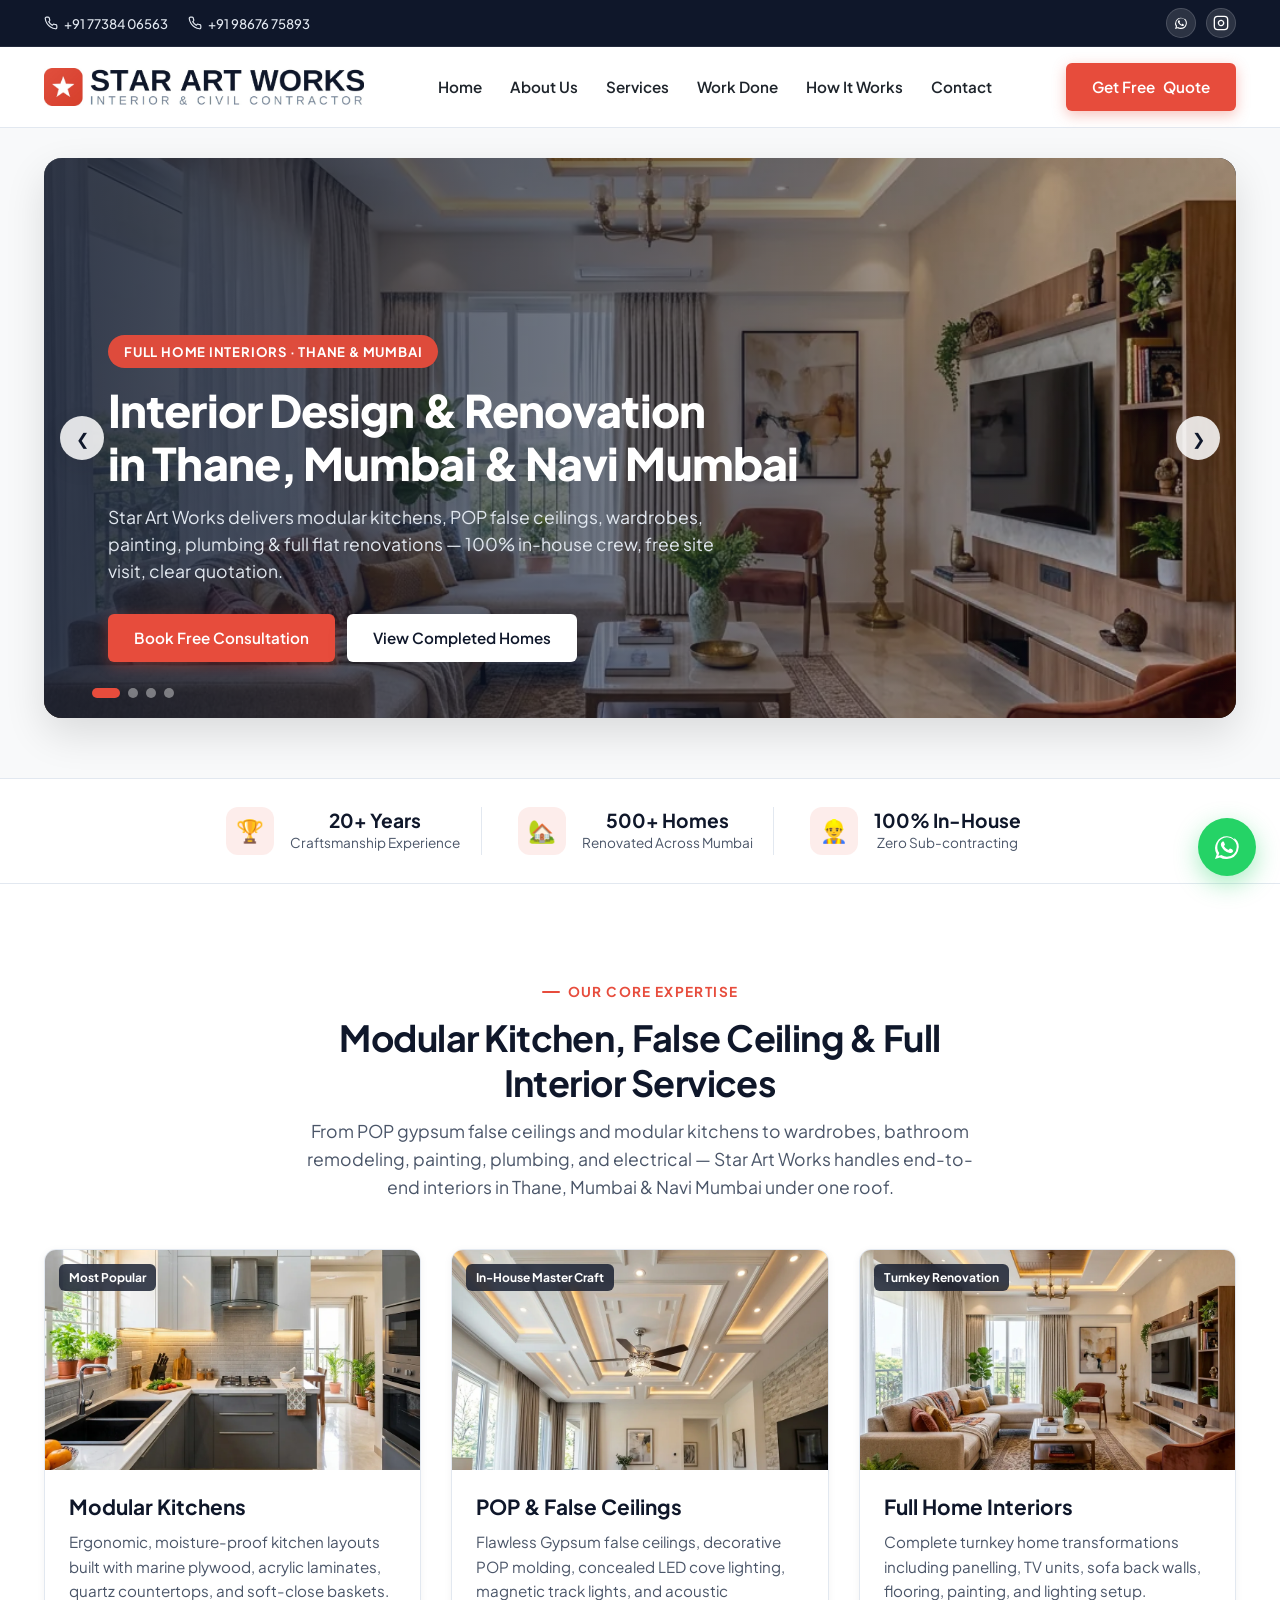
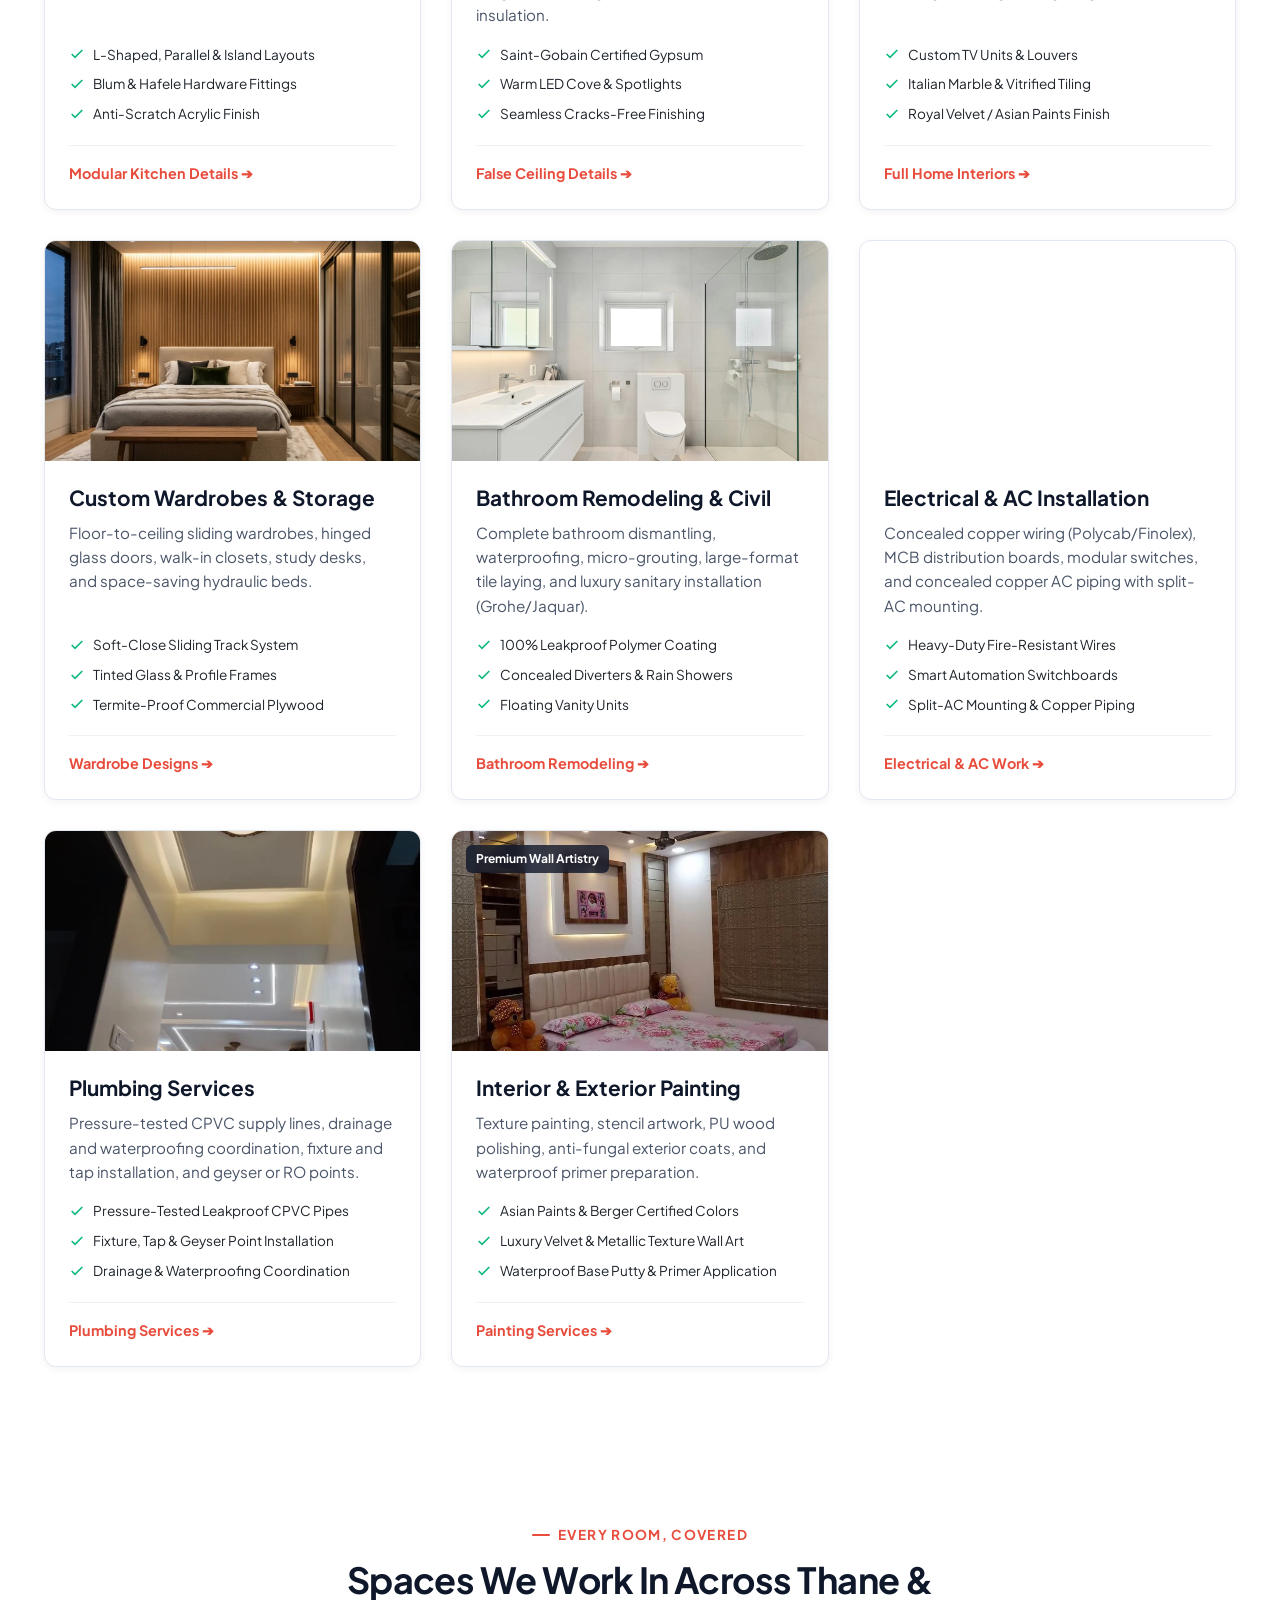
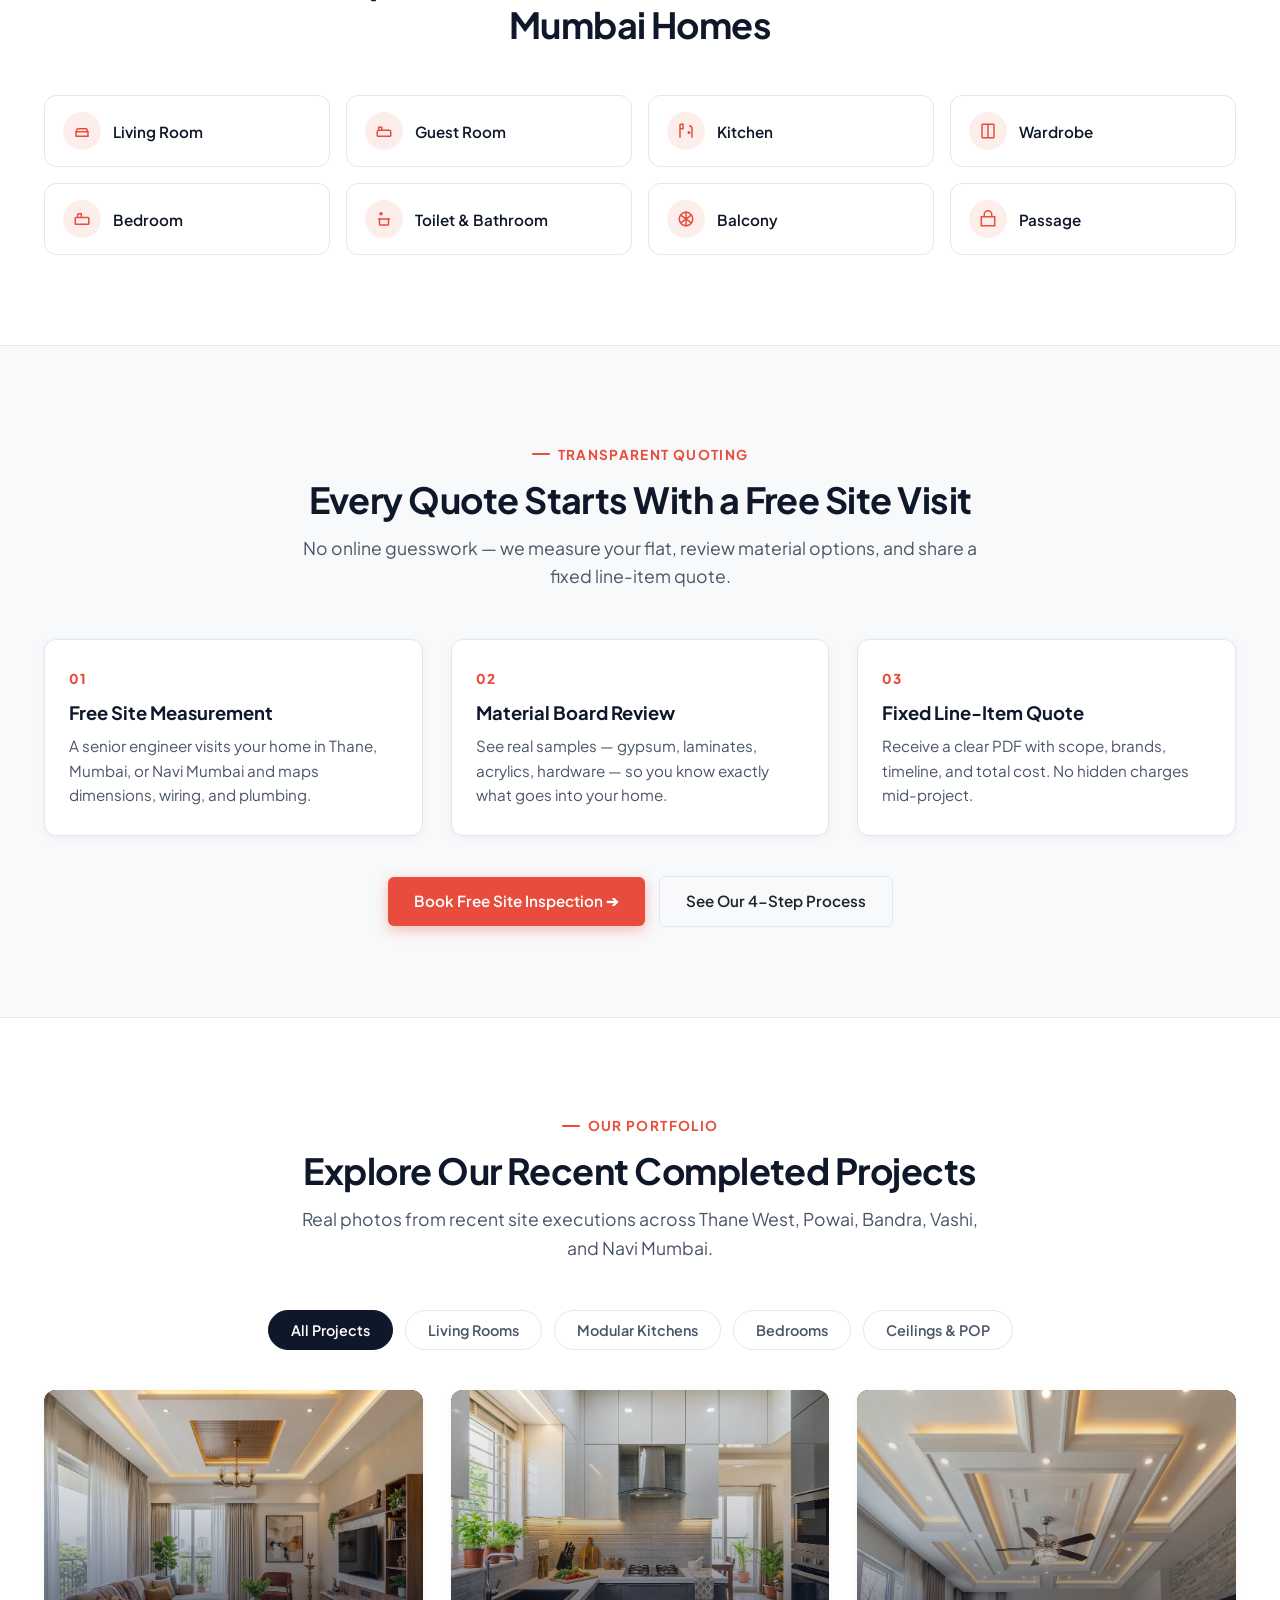
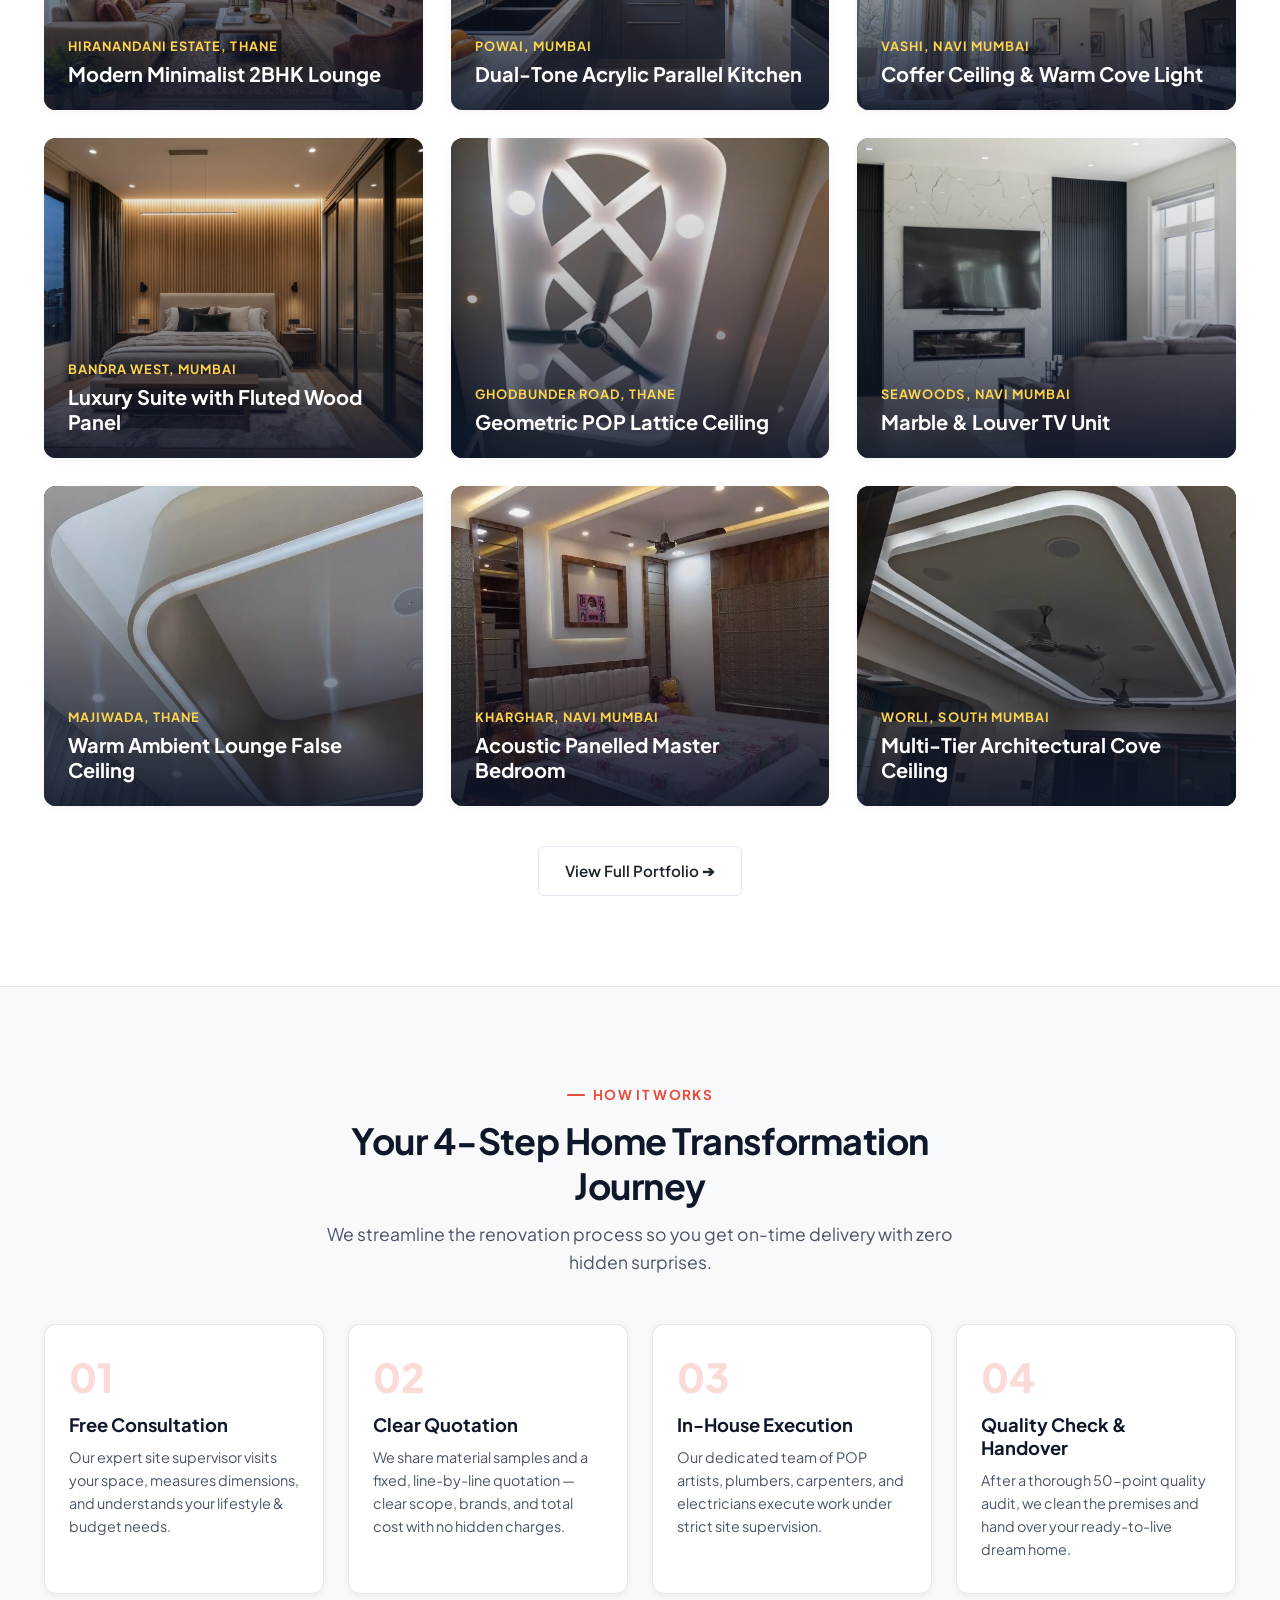
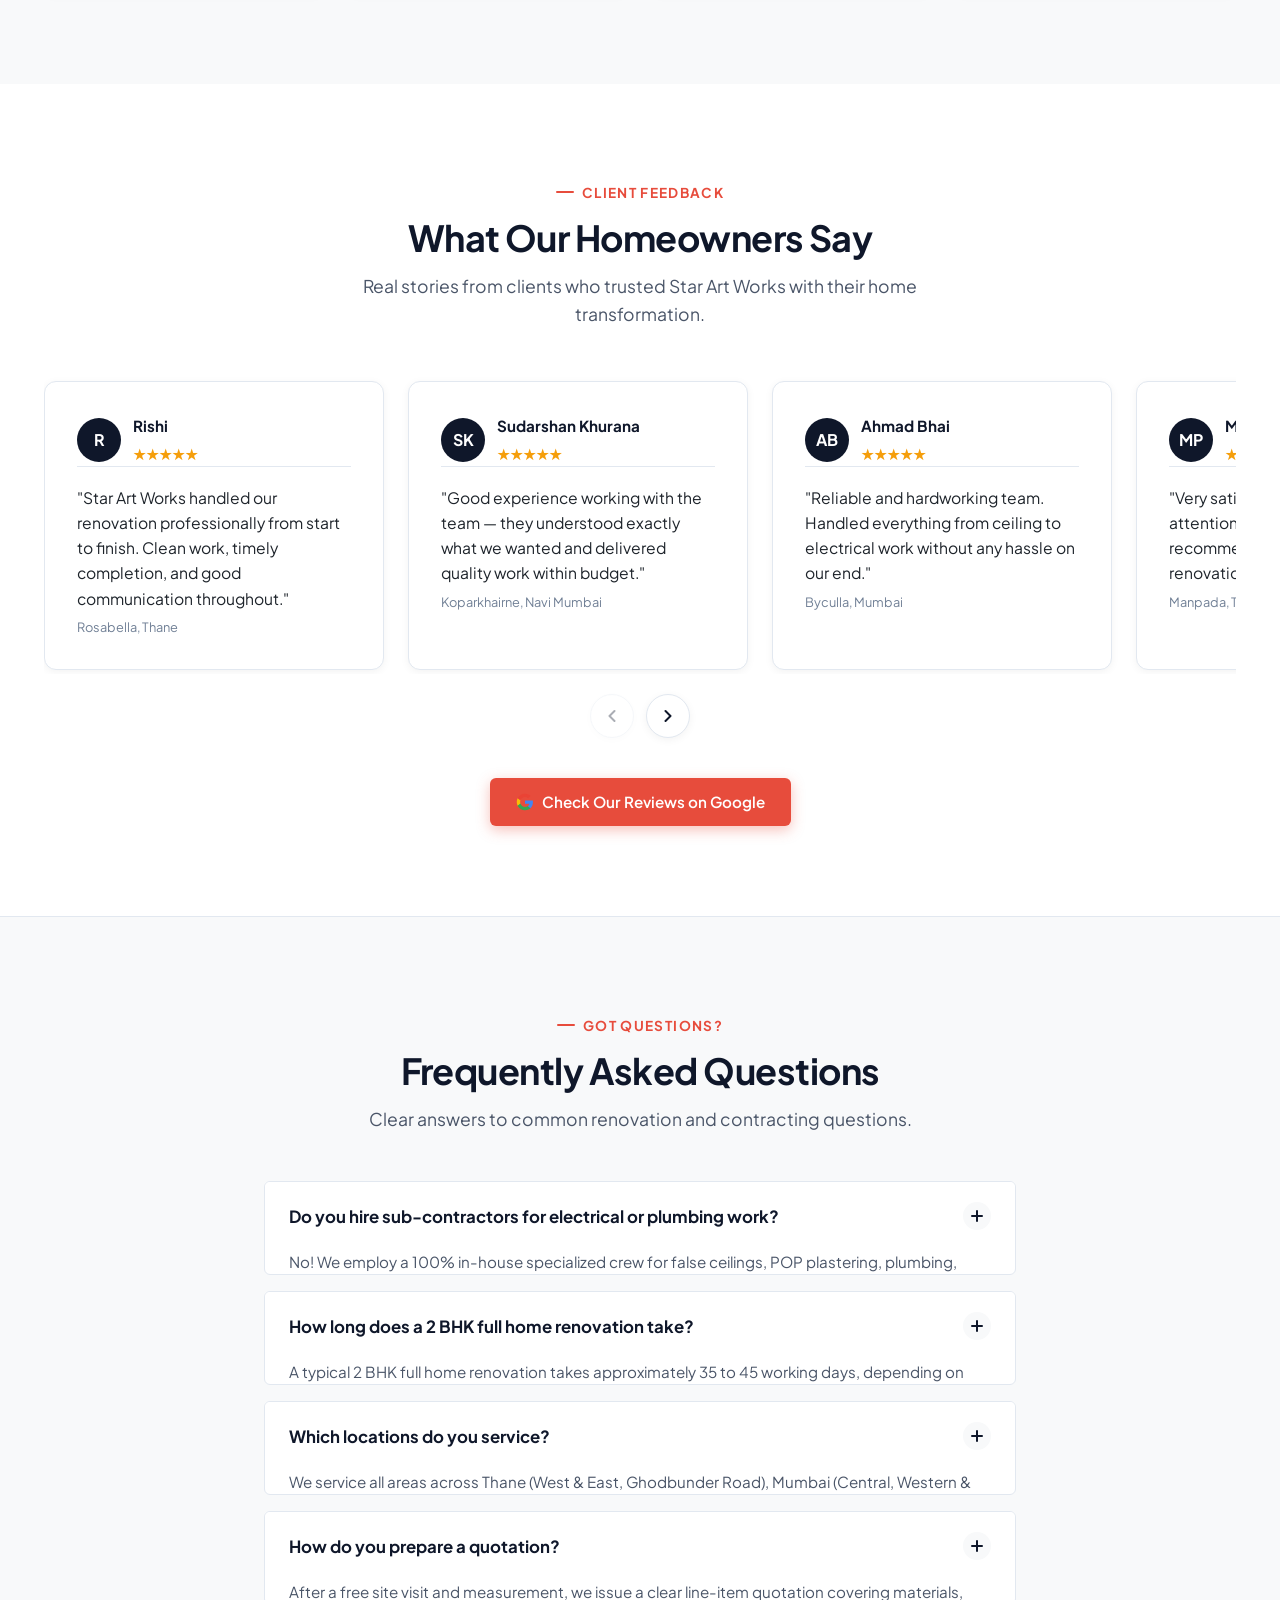
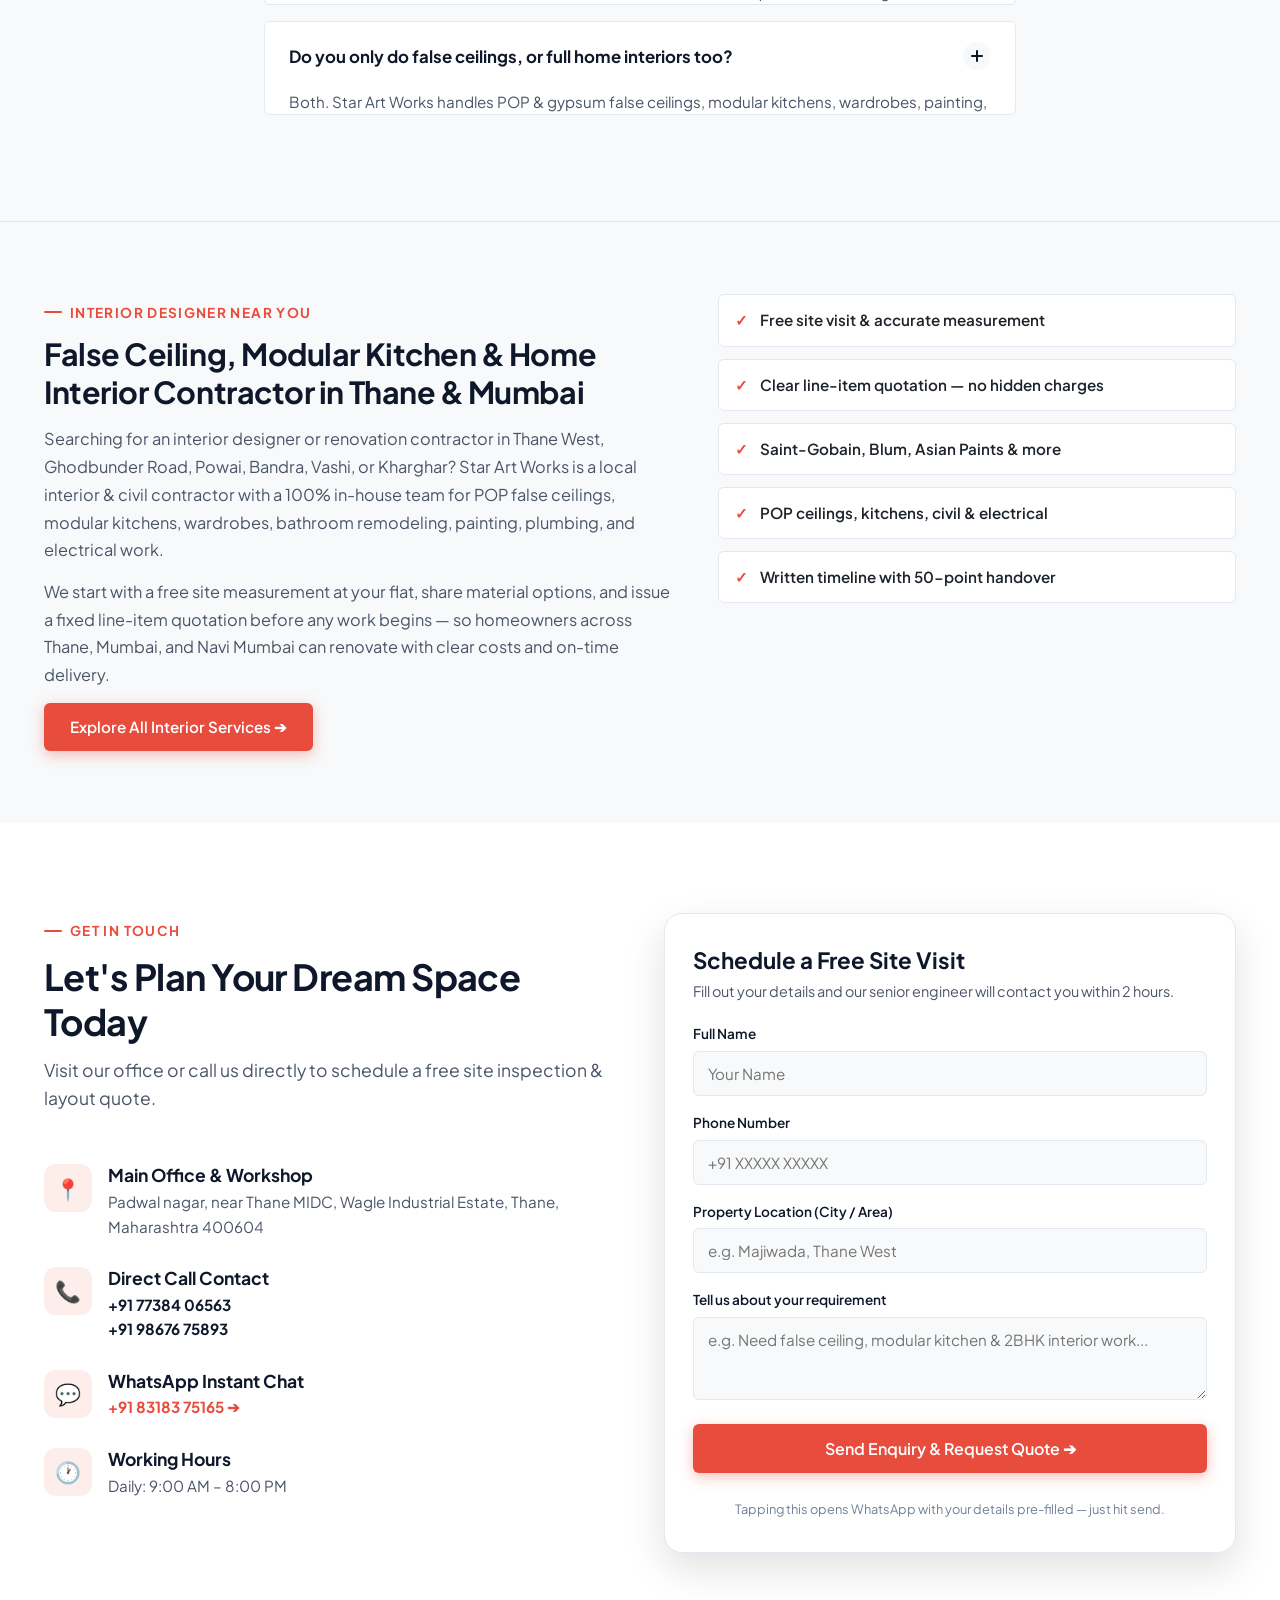
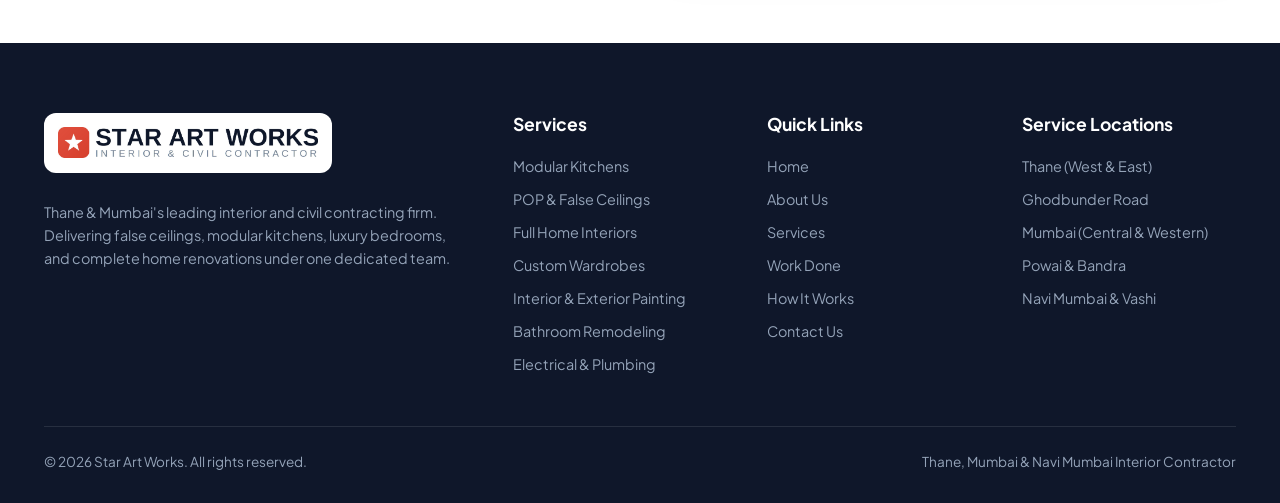
<file: index.html>
<!DOCTYPE html>
<html lang="en-IN">

<head>
  <meta charset="UTF-8">
  <meta name="viewport" content="width=device-width, initial-scale=1.0">
  <title>Interior Designer &amp; Contractor in Thane, Mumbai | Star Art Works</title>
  <meta name="description"
    content="Star Art Works — interior design, modular kitchen, POP false ceiling, wardrobe, painting &amp; full home renovation contractor in Thane, Mumbai &amp; Navi Mumbai. Free site visit, clear quotation.">
  <meta name="theme-color" content="#FFFFFF">
  <meta name="robots" content="index, follow, max-image-preview:large, max-snippet:-1">
  <meta name="geo.region" content="IN-MH">
  <meta name="geo.placename" content="Thane, Mumbai, Navi Mumbai">
  <link rel="canonical" href="https://www.starartworks.in/">

  <!-- Preload the visible hero slide's background image — it's the
       Largest Contentful Paint element on this page, so the browser
       should start fetching it immediately instead of discovering it
       only after parsing the CSS/inline style. -->
  <link rel="preload" as="image" href="/assets/images/hero-1.webp" fetchpriority="high">

  <!-- Open Graph / Social Media -->
  <meta property="og:type" content="website">
  <meta property="og:site_name" content="Star Art Works">
  <meta property="og:url" content="https://www.starartworks.in/">
  <meta property="og:title" content="Interior Designer &amp; Contractor in Thane, Mumbai | Star Art Works">
  <meta property="og:description"
    content="Modular kitchen, POP false ceiling, wardrobe, bathroom &amp; full home interiors by in-house crew in Thane, Mumbai &amp; Navi Mumbai. Free site visit.">
  <meta property="og:image" content="https://www.starartworks.in/assets/images/hero-1.webp">
  <meta property="og:locale" content="en_IN">

  <!-- Twitter Card -->
  <meta name="twitter:card" content="summary_large_image">
  <meta name="twitter:title" content="Interior Designer &amp; Contractor in Thane, Mumbai | Star Art Works">
  <meta name="twitter:description"
    content="Modular kitchen, POP false ceiling, wardrobe, bathroom &amp; full home interiors by in-house crew in Thane, Mumbai &amp; Navi Mumbai.">
  <meta name="twitter:image" content="https://www.starartworks.in/assets/images/hero-1.webp">

  <!-- Favicon -->
  <link rel="icon" type="image/svg+xml" href="/assets/brand-new/star-art-works-icon.svg">
  <link rel="icon" type="image/x-icon" href="/assets/brand-new/favicon.ico">
  <link rel="icon" type="image/png" sizes="32x32" href="/assets/brand-new/favicon-32x32.png">
  <link rel="icon" type="image/png" sizes="16x16" href="/assets/brand-new/favicon-16x16.png">
  <link rel="apple-touch-icon" href="/assets/brand-new/favicon-192x192.png">

  <link rel="preconnect" href="https://fonts.googleapis.com">
  <link rel="preconnect" href="https://fonts.gstatic.com" crossorigin>
  <link
    href="https://fonts.googleapis.com/css2?family=Plus+Jakarta+Sans:wght@400;500;600;700;800&display=swap"
    rel="stylesheet">

  <!-- Stylesheets -->
  <link rel="stylesheet" href="/css/styles.css">

  <!-- Structured Data: LocalBusiness -->
  <script type="application/ld+json">
  {
    "@context": "https://schema.org",
    "@type": "HomeAndConstructionBusiness",
    "@id": "https://www.starartworks.in/#business",
    "name": "Star Art Works",
    "alternateName": "Star Art Works Interior & Civil Contractor",
    "description": "End-to-end home interior design, modular kitchens, POP false ceilings, electrical, plumbing, painting, and civil renovation contractor serving Thane, Mumbai & Navi Mumbai.",
    "url": "https://www.starartworks.in/",
    "image": "https://www.starartworks.in/assets/images/hero-1.webp",
    "logo": "https://www.starartworks.in/assets/brand-new/star-art-works-icon.svg",
    "telephone": ["+91-77384-06563", "+91-98676-75893"],
    "openingHours": "Mo-Su 09:00-20:00",
    "priceRange": "$$",
    "hasOfferCatalog": {
      "@type": "OfferCatalog",
      "name": "Interior & Civil Contracting Services",
      "itemListElement": [
        { "@type": "Offer", "itemOffered": { "@type": "Service", "name": "Modular Kitchen" } },
        { "@type": "Offer", "itemOffered": { "@type": "Service", "name": "POP & Gypsum False Ceiling" } },
        { "@type": "Offer", "itemOffered": { "@type": "Service", "name": "Full Home Interior Design" } },
        { "@type": "Offer", "itemOffered": { "@type": "Service", "name": "Custom Wardrobes" } },
        { "@type": "Offer", "itemOffered": { "@type": "Service", "name": "Bathroom Remodeling" } },
        { "@type": "Offer", "itemOffered": { "@type": "Service", "name": "Interior Painting" } }
      ]
    },
    "address": {
      "@type": "PostalAddress",
      "streetAddress": "Padwal nagar, near Thane MIDC, Wagle Industrial Estate",
      "addressLocality": "Thane",
      "addressRegion": "Maharashtra",
      "postalCode": "400604",
      "addressCountry": "IN"
    },
    "areaServed": [
      { "@type": "City", "name": "Thane" },
      { "@type": "City", "name": "Mumbai" },
      { "@type": "City", "name": "Navi Mumbai" }
    ],
    "sameAs": [
      "https://instagram.com/starart_works",
      "https://wa.me/918318375165",
      "https://share.google/Nlb2Zk3c5AKngc6qq"
    ]
  }
  </script>

  <!-- Structured Data: FAQPage (matches the FAQ section further down this
       page — keep both in sync if you edit the FAQ answers). -->
  <script type="application/ld+json">
  {
    "@context": "https://schema.org",
    "@type": "FAQPage",
    "mainEntity": [
      {
        "@type": "Question",
        "name": "Do you hire sub-contractors for electrical or plumbing work?",
        "acceptedAnswer": {
          "@type": "Answer",
          "text": "No! We employ a 100% in-house specialized crew for false ceilings, POP plastering, plumbing, electrical wiring, tiling, and carpentry. This ensures strict quality control and zero miscommunication on site."
        }
      },
      {
        "@type": "Question",
        "name": "How long does a 2 BHK full home renovation take?",
        "acceptedAnswer": {
          "@type": "Answer",
          "text": "A typical 2 BHK full home renovation takes approximately 35 to 45 working days, depending on structural civil modifications and custom woodwork scope."
        }
      },
      {
        "@type": "Question",
        "name": "Which locations do you service?",
        "acceptedAnswer": {
          "@type": "Answer",
          "text": "We service all areas across Thane (West & East, Ghodbunder Road), Mumbai (Central, Western & South Mumbai), and Navi Mumbai (Vashi, Nerul, Kharghar, Seawoods)."
        }
      },
      {
        "@type": "Question",
        "name": "How do you prepare a quotation?",
        "acceptedAnswer": {
          "@type": "Answer",
          "text": "After a free site visit and measurement, we issue a clear line-item quotation covering materials, labour, brands, and timeline. You approve the fixed quote before any site work begins — no surprise add-ons."
        }
      },
      {
        "@type": "Question",
        "name": "Do you only do false ceilings, or full home interiors too?",
        "acceptedAnswer": {
          "@type": "Answer",
          "text": "Both. Star Art Works handles POP & gypsum false ceilings, modular kitchens, wardrobes, painting, plumbing, electrical, bathroom remodeling, and complete 1BHK–3BHK renovations under one in-house team."
        }
      }
    ]
  }
  </script>
</head>

<body>

  <!-- ============ TOP ANNOUNCEMENT BAR ============ -->
  <div class="top-bar">
    <div class="wrap top-bar-wrap">
      <div class="top-bar-left">
        <a href="tel:+917738406563" class="top-bar-item">
          <svg viewBox="0 0 24 24" width="14" height="14" fill="none" stroke="currentColor" stroke-width="2">
            <path
              d="M22 16.92v3a2 2 0 0 1-2.18 2 19.79 19.79 0 0 1-8.63-3.07 19.5 19.5 0 0 1-6-6 19.79 19.79 0 0 1-3.07-8.67A2 2 0 0 1 4.11 2h3a2 2 0 0 1 2 1.72 12.84 12.84 0 0 0 .7 2.81 2 2 0 0 1-.45 2.11L8.09 9.91a16 16 0 0 0 6 6l1.27-1.27a2 2 0 0 1 2.11-.45 12.84 12.84 0 0 0 2.81.7A2 2 0 0 1 22 16.92z" />
          </svg>
          +91 77384 06563
        </a>
        <a href="tel:+919867675893" class="top-bar-item">
          <svg viewBox="0 0 24 24" width="14" height="14" fill="none" stroke="currentColor" stroke-width="2">
            <path
              d="M22 16.92v3a2 2 0 0 1-2.18 2 19.79 19.79 0 0 1-8.63-3.07 19.5 19.5 0 0 1-6-6 19.79 19.79 0 0 1-3.07-8.67A2 2 0 0 1 4.11 2h3a2 2 0 0 1 2 1.72 12.84 12.84 0 0 0 .7 2.81 2 2 0 0 1-.45 2.11L8.09 9.91a16 16 0 0 0 6 6l1.27-1.27a2 2 0 0 1 2.11-.45 12.84 12.84 0 0 0 2.81.7A2 2 0 0 1 22 16.92z" />
          </svg>
          +91 98676 75893
        </a>
      </div>

      <div class="top-bar-right">
        <div class="top-bar-social">
          <a href="https://wa.me/918318375165" target="_blank" rel="noopener" aria-label="WhatsApp">
            <svg viewBox="0 0 24 24" width="16" height="16" fill="currentColor">
              <path
                d="M17.6 6.3A8.9 8.9 0 0 0 12 4a8.9 8.9 0 0 0-7.7 13.4L3 21l3.7-1.2A8.9 8.9 0 0 0 12 21a8.9 8.9 0 0 0 5.6-15.7ZM12 19.3a7.3 7.3 0 0 1-3.9-1.1l-.3-.2-2.3.7.7-2.2-.2-.3A7.3 7.3 0 1 1 19.3 12 7.3 7.3 0 0 1 12 19.3Zm4-5.4c-.2-.1-1.3-.6-1.5-.7s-.4-.1-.5.1-.5.7-.7.8-.3.1-.5 0a6 6 0 0 1-1.8-1.1 6.8 6.8 0 0 1-1.2-1.5c-.1-.2 0-.3.1-.4l.3-.4.2-.3a.5.5 0 0 0 0-.4c0-.1-.5-1.3-.7-1.7s-.4-.4-.5-.4h-.4a.9.9 0 0 0-.6.3 2.6 2.6 0 0 0-.8 1.9c0 1.1.8 2.2 1 2.4s1.6 2.5 3.9 3.4a13 13 0 0 0 1.3.5 3.1 3.1 0 0 0 1.4.1 2.3 2.3 0 0 0 1.5-1.1c.2-.3.2-.2-.4-.3Z" />
            </svg>
          </a>
          <a href="https://instagram.com/starart_works" target="_blank" rel="noopener" aria-label="Instagram">
            <svg viewBox="0 0 24 24" width="16" height="16" fill="none" stroke="currentColor" stroke-width="2">
              <rect x="2" y="2" width="20" height="20" rx="5" ry="5" />
              <path d="M16 11.37A4 4 0 1 1 12.63 8 4 4 0 0 1 16 11.37z" />
              <line x1="17.5" y1="6.5" x2="17.51" y2="6.5" />
            </svg>
          </a>
        </div>
      </div>
    </div>
  </div>

  <!-- ============ WHITE STICKY HEADER ============ -->
  <header>
    <div class="wrap nav-wrap">
      <a href="#top" class="brand-logo-link" aria-label="Star Art Works Home">
        <img src="/assets/brand-new/star-art-works-logo.jpg" alt="Star Art Works — Interior &amp; Civil Contractor" class="brand-logo" width="597" height="72">
      </a>

      <ul class="nav-menu" id="navMenu">
        <li><a href="/" class="nav-link active">Home</a></li>
        <li><a href="/about/" class="nav-link">About Us</a></li>
        <li><a href="/services/" class="nav-link">Services</a></li>
        <li><a href="/portfolio/" class="nav-link">Work Done</a></li>
        <li><a href="/how-it-works/" class="nav-link">How It Works</a></li>
        <li><a href="/contact/" class="nav-link">Contact</a></li>
      </ul>

      <div class="nav-actions">
        <a href="#contact" class="btn btn-primary"><span class="quote-btn-prefix">Get Free </span>Quote</a>
        <button type="button" class="mobile-toggle" id="mobileToggle" aria-label="Toggle menu" aria-expanded="false">☰</button>
      </div>
    </div>
  </header>

  <main id="top">

    <!-- ============ HERO SECTION WITH CAROUSEL SLIDER ============ -->
    <section id="hero" class="hero-section">
      <div class="wrap hero-container">

        <!-- Interactive Multi-slide Carousel -->
        <div class="hero-slider-wrap">
          <div class="hero-slider-track">

            <!-- Slide 1: Full Home Interiors -->
            <div class="slide active" style="background-image: url('/assets/images/hero-1.webp');">
              <div class="slide-overlay">
                <span class="slide-badge">Full Home Interiors · Thane &amp; Mumbai</span>
                <h1 class="slide-title">Interior Design &amp; Renovation<br>in Thane, Mumbai &amp; Navi Mumbai</h1>
                <p class="slide-desc">Star Art Works delivers modular kitchens, POP false ceilings, wardrobes, painting, plumbing &amp; full flat renovations — 100% in-house crew, free site visit, clear quotation.</p>
                <div class="slide-cta">
                  <a href="#contact" class="btn btn-primary">Book Free Consultation</a>
                  <a href="#projects" class="btn btn-white">View Completed Homes</a>
                </div>
              </div>
            </div>

            <!-- Slide 2: Modular Kitchens -->
            <div class="slide" data-bg="/assets/images/hero-2.webp">
              <div class="slide-overlay">
                <span class="slide-badge">Modular Kitchens</span>
                <h2 class="slide-title">Smart Modular Kitchens,<br>Crafted for Life</h2>
                <p class="slide-desc">Acrylic, laminate &amp; PU finishes with Blum soft-close hardware, quartz
                  countertops, and moisture-resistant marine ply carcass.</p>
                <div class="slide-cta">
                  <a href="#contact" class="btn btn-primary">Get Kitchen Quote</a>
                  <a href="#services" class="btn btn-white">Explore Finishes</a>
                </div>
              </div>
            </div>

            <!-- Slide 3: POP & False Ceiling -->
            <div class="slide" data-bg="/assets/images/hero-3.webp">
              <div class="slide-overlay">
                <span class="slide-badge">Gypsum &amp; POP False Ceilings</span>
                <h2 class="slide-title">Designer Ceilings &amp;<br>Ambient LED Lighting</h2>
                <p class="slide-desc">Saint-Gobain Gypsum channels, concealed cove lighting, architectural downlights,
                  and custom CNC lounge patterns.</p>
                <div class="slide-cta">
                  <a href="#contact" class="btn btn-primary">Get Ceiling Quote</a>
                  <a href="#projects" class="btn btn-white">Browse Ceiling Designs</a>
                </div>
              </div>
            </div>

            <!-- Slide 4: Master Bedroom -->
            <div class="slide" data-bg="/assets/images/hero-4.webp">
              <div class="slide-overlay">
                <span class="slide-badge">Luxury Bedrooms</span>
                <h2 class="slide-title">Custom Wardrobes &amp;<br>Aesthetic Bedroom Walls</h2>
                <p class="slide-desc">Sliding wardrobes, acoustic wall fluting, integrated bedside lighting, and
                  space-maximizing storage solutions.</p>
                <div class="slide-cta">
                  <a href="#contact" class="btn btn-primary">Schedule Site Visit</a>
                  <a href="#process" class="btn btn-white">Our 4-Step Process</a>
                </div>
              </div>
            </div>

          </div>

          <!-- Slider Arrow Controls -->
          <button class="slider-arrow slider-prev" aria-label="Previous slide">❮</button>
          <button class="slider-arrow slider-next" aria-label="Next slide">❯</button>

          <!-- Slider Pagination Dots -->
          <div class="slider-dots">
            <span class="dot active"></span>
            <span class="dot"></span>
            <span class="dot"></span>
            <span class="dot"></span>
          </div>
        </div>



      </div>
    </section>

    <!-- ============ TRUST METRICS BAR ============ -->
    <section class="trust-bar">
      <div class="wrap trust-grid">
        <div class="trust-item reveal">
          <div class="trust-icon">🏆</div>
          <div class="trust-info">
            <h4>20+ Years</h4>
            <p>Craftsmanship Experience</p>
          </div>
        </div>
        <div class="trust-item reveal">
          <div class="trust-icon">🏡</div>
          <div class="trust-info">
            <h4>500+ Homes</h4>
            <p>Renovated Across Mumbai</p>
          </div>
        </div>
        <div class="trust-item reveal">
          <div class="trust-icon">👷‍♂️</div>
          <div class="trust-info">
            <h4>100% In-House</h4>
            <p>Zero Sub-contracting</p>
          </div>
        </div>
      </div>
    </section>

    <!-- ============ END-TO-END SERVICES ============ -->
    <section id="services" class="services-section">
      <div class="wrap">
        <div class="section-head reveal">
          <span class="eyebrow">Our Core Expertise</span>
          <h2>Modular Kitchen, False Ceiling &amp; Full Interior Services</h2>
          <p>From POP gypsum false ceilings and modular kitchens to wardrobes, bathroom remodeling, painting, plumbing, and electrical — Star Art Works handles end-to-end interiors in Thane, Mumbai &amp; Navi Mumbai under one roof.</p>
        </div>

        <div class="services-grid">

          <!-- Card 1 -->
          <div class="service-card reveal">
            <div class="service-img-wrap">
              <img src="/assets/images/hero-2.webp" alt="Modular Kitchen Interior" width="1024" height="1024" loading="lazy" decoding="async">
              <span class="service-tag">Most Popular</span>
            </div>
            <div class="service-body">
              <h3>Modular Kitchens</h3>
              <p>Ergonomic, moisture-proof kitchen layouts built with marine plywood, acrylic laminates, quartz
                countertops, and soft-close baskets.</p>
              <ul class="service-features">
                <li><svg viewBox="0 0 24 24" width="16" height="16" fill="none" stroke="currentColor"
                    stroke-width="2.5">
                    <polyline points="20 6 9 17 4 12" />
                  </svg> L-Shaped, Parallel &amp; Island Layouts</li>
                <li><svg viewBox="0 0 24 24" width="16" height="16" fill="none" stroke="currentColor"
                    stroke-width="2.5">
                    <polyline points="20 6 9 17 4 12" />
                  </svg> Blum &amp; Hafele Hardware Fittings</li>
                <li><svg viewBox="0 0 24 24" width="16" height="16" fill="none" stroke="currentColor"
                    stroke-width="2.5">
                    <polyline points="20 6 9 17 4 12" />
                  </svg> Anti-Scratch Acrylic Finish</li>
              </ul>
              <div class="service-footer">
                <a href="/services/#modular-kitchens" class="service-link">Modular Kitchen Details ➔</a>
              </div>
            </div>
          </div>

          <!-- Card 2 -->
          <div class="service-card reveal">
            <div class="service-img-wrap">
              <img src="/assets/images/hero-3.webp" alt="False Ceiling POP Design" width="1024" height="1024" loading="lazy" decoding="async">
              <span class="service-tag">In-House Master Craft</span>
            </div>
            <div class="service-body">
              <h3>POP &amp; False Ceilings</h3>
              <p>Flawless Gypsum false ceilings, decorative POP molding, concealed LED cove lighting, magnetic track
                lights, and acoustic insulation.</p>
              <ul class="service-features">
                <li><svg viewBox="0 0 24 24" width="16" height="16" fill="none" stroke="currentColor"
                    stroke-width="2.5">
                    <polyline points="20 6 9 17 4 12" />
                  </svg> Saint-Gobain Certified Gypsum</li>
                <li><svg viewBox="0 0 24 24" width="16" height="16" fill="none" stroke="currentColor"
                    stroke-width="2.5">
                    <polyline points="20 6 9 17 4 12" />
                  </svg> Warm LED Cove &amp; Spotlights</li>
                <li><svg viewBox="0 0 24 24" width="16" height="16" fill="none" stroke="currentColor"
                    stroke-width="2.5">
                    <polyline points="20 6 9 17 4 12" />
                  </svg> Seamless Cracks-Free Finishing</li>
              </ul>
              <div class="service-footer">
                <a href="/services/#false-ceilings" class="service-link">False Ceiling Details ➔</a>
              </div>
            </div>
          </div>

          <!-- Card 3 -->
          <div class="service-card reveal">
            <div class="service-img-wrap">
              <img src="/assets/images/hero-1.webp" alt="Living Room Interior" width="1024" height="1024" loading="lazy" decoding="async">
              <span class="service-tag">Turnkey Renovation</span>
            </div>
            <div class="service-body">
              <h3>Full Home Interiors</h3>
              <p>Complete turnkey home transformations including panelling, TV units, sofa back walls, flooring,
                painting, and lighting setup.</p>
              <ul class="service-features">
                <li><svg viewBox="0 0 24 24" width="16" height="16" fill="none" stroke="currentColor"
                    stroke-width="2.5">
                    <polyline points="20 6 9 17 4 12" />
                  </svg> Custom TV Units &amp; Louvers</li>
                <li><svg viewBox="0 0 24 24" width="16" height="16" fill="none" stroke="currentColor"
                    stroke-width="2.5">
                    <polyline points="20 6 9 17 4 12" />
                  </svg> Italian Marble &amp; Vitrified Tiling</li>
                <li><svg viewBox="0 0 24 24" width="16" height="16" fill="none" stroke="currentColor"
                    stroke-width="2.5">
                    <polyline points="20 6 9 17 4 12" />
                  </svg> Royal Velvet / Asian Paints Finish</li>
              </ul>
              <div class="service-footer">
                <a href="/services/#full-home-interiors" class="service-link">Full Home Interiors ➔</a>
              </div>
            </div>
          </div>

          <!-- Card 4 -->
          <div class="service-card reveal">
            <div class="service-img-wrap">
              <img src="/assets/images/hero-4.webp" alt="Custom Wardrobe & Furniture" width="1024" height="1024" loading="lazy" decoding="async">
            </div>
            <div class="service-body">
              <h3>Custom Wardrobes &amp; Storage</h3>
              <p>Floor-to-ceiling sliding wardrobes, hinged glass doors, walk-in closets, study desks, and space-saving
                hydraulic beds.</p>
              <ul class="service-features">
                <li><svg viewBox="0 0 24 24" width="16" height="16" fill="none" stroke="currentColor"
                    stroke-width="2.5">
                    <polyline points="20 6 9 17 4 12" />
                  </svg> Soft-Close Sliding Track System</li>
                <li><svg viewBox="0 0 24 24" width="16" height="16" fill="none" stroke="currentColor"
                    stroke-width="2.5">
                    <polyline points="20 6 9 17 4 12" />
                  </svg> Tinted Glass &amp; Profile Frames</li>
                <li><svg viewBox="0 0 24 24" width="16" height="16" fill="none" stroke="currentColor"
                    stroke-width="2.5">
                    <polyline points="20 6 9 17 4 12" />
                  </svg> Termite-Proof Commercial Plywood</li>
              </ul>
              <div class="service-footer">
                <a href="/services/#wardrobes" class="service-link">Wardrobe Designs ➔</a>
              </div>
            </div>
          </div>

          <!-- Card 5 -->
          <div class="service-card reveal">
            <div class="service-img-wrap">
              <img src="/assets/images/poster-site-walkthrough.webp" alt="Bathroom remodeling by Star Art Works" width="1200" height="800" loading="lazy" decoding="async">
            </div>
            <div class="service-body">
              <h3>Bathroom Remodeling &amp; Civil</h3>
              <p>Complete bathroom dismantling, waterproofing, micro-grouting, large-format tile laying, and luxury
                sanitary installation (Grohe/Jaquar).</p>
              <ul class="service-features">
                <li><svg viewBox="0 0 24 24" width="16" height="16" fill="none" stroke="currentColor"
                    stroke-width="2.5">
                    <polyline points="20 6 9 17 4 12" />
                  </svg> 100% Leakproof Polymer Coating</li>
                <li><svg viewBox="0 0 24 24" width="16" height="16" fill="none" stroke="currentColor"
                    stroke-width="2.5">
                    <polyline points="20 6 9 17 4 12" />
                  </svg> Concealed Diverters &amp; Rain Showers</li>
                <li><svg viewBox="0 0 24 24" width="16" height="16" fill="none" stroke="currentColor"
                    stroke-width="2.5">
                    <polyline points="20 6 9 17 4 12" />
                  </svg> Floating Vanity Units</li>
              </ul>
              <div class="service-footer">
                <a href="/services/#bathroom-remodeling" class="service-link">Bathroom Remodeling ➔</a>
              </div>
            </div>
          </div>

          <!-- Card 6 -->
          <div class="service-card reveal">
            <div class="service-img-wrap">
              <img src="/assets/images/work-living-ceiling-ac.webp" alt="Electrical and AC installation with ceiling work" width="1200" height="1600" loading="lazy" decoding="async">
            </div>
            <div class="service-body">
              <h3>Electrical &amp; AC Installation</h3>
              <p>Concealed copper wiring (Polycab/Finolex), MCB distribution boards, modular switches, and concealed
                copper AC piping with split-AC mounting.</p>
              <ul class="service-features">
                <li><svg viewBox="0 0 24 24" width="16" height="16" fill="none" stroke="currentColor"
                    stroke-width="2.5">
                    <polyline points="20 6 9 17 4 12" />
                  </svg> Heavy-Duty Fire-Resistant Wires</li>
                <li><svg viewBox="0 0 24 24" width="16" height="16" fill="none" stroke="currentColor"
                    stroke-width="2.5">
                    <polyline points="20 6 9 17 4 12" />
                  </svg> Smart Automation Switchboards</li>
                <li><svg viewBox="0 0 24 24" width="16" height="16" fill="none" stroke="currentColor"
                    stroke-width="2.5">
                    <polyline points="20 6 9 17 4 12" />
                  </svg> Split-AC Mounting &amp; Copper Piping</li>
              </ul>
              <div class="service-footer">
                <a href="/services/#electrical-ac" class="service-link">Electrical &amp; AC Work ➔</a>
              </div>
            </div>
          </div>

          <!-- Card 7 -->
          <div class="service-card reveal">
            <div class="service-img-wrap">
              <img src="/assets/images/work-foyer-ceiling.webp" alt="Plumbing and interior finishing" width="1200" height="1600" loading="lazy" decoding="async">
            </div>
            <div class="service-body">
              <h3>Plumbing Services</h3>
              <p>Pressure-tested CPVC supply lines, drainage and waterproofing coordination, fixture and tap
                installation, and geyser or RO points.</p>
              <ul class="service-features">
                <li><svg viewBox="0 0 24 24" width="16" height="16" fill="none" stroke="currentColor"
                    stroke-width="2.5">
                    <polyline points="20 6 9 17 4 12" />
                  </svg> Pressure-Tested Leakproof CPVC Pipes</li>
                <li><svg viewBox="0 0 24 24" width="16" height="16" fill="none" stroke="currentColor"
                    stroke-width="2.5">
                    <polyline points="20 6 9 17 4 12" />
                  </svg> Fixture, Tap &amp; Geyser Point Installation</li>
                <li><svg viewBox="0 0 24 24" width="16" height="16" fill="none" stroke="currentColor"
                    stroke-width="2.5">
                    <polyline points="20 6 9 17 4 12" />
                  </svg> Drainage &amp; Waterproofing Coordination</li>
              </ul>
              <div class="service-footer">
                <a href="/services/#plumbing" class="service-link">Plumbing Services ➔</a>
              </div>
            </div>
          </div>

          <!-- Card 8 -->
          <div class="service-card reveal">
            <div class="service-img-wrap">
              <img src="/assets/images/work-11-panelled-bedroom.webp" alt="Interior painting and bedroom finish" width="720" height="960" loading="lazy" decoding="async">
              <span class="service-tag">Premium Wall Artistry</span>
            </div>
            <div class="service-body">
              <h3>Interior &amp; Exterior Painting</h3>
              <p>Texture painting, stencil artwork, PU wood polishing, anti-fungal exterior coats, and waterproof
                primer preparation.</p>
              <ul class="service-features">
                <li><svg viewBox="0 0 24 24" width="16" height="16" fill="none" stroke="currentColor"
                    stroke-width="2.5">
                    <polyline points="20 6 9 17 4 12" />
                  </svg> Asian Paints &amp; Berger Certified Colors</li>
                <li><svg viewBox="0 0 24 24" width="16" height="16" fill="none" stroke="currentColor"
                    stroke-width="2.5">
                    <polyline points="20 6 9 17 4 12" />
                  </svg> Luxury Velvet &amp; Metallic Texture Wall Art</li>
                <li><svg viewBox="0 0 24 24" width="16" height="16" fill="none" stroke="currentColor"
                    stroke-width="2.5">
                    <polyline points="20 6 9 17 4 12" />
                  </svg> Waterproof Base Putty &amp; Primer Application</li>
              </ul>
              <div class="service-footer">
                <a href="/services/#painting" class="service-link">Painting Services ➔</a>
              </div>
            </div>
          </div>

        </div>
      </div>
    </section>

    <!-- SPACES WE COVER (condensed, see /services/ for full section) -->
    <section class="spaces-section" style="padding: 60px 0 90px;">
      <div class="wrap">
        <div class="section-head reveal">
          <span class="eyebrow">Every Room, Covered</span>
          <h2>Spaces We Work In Across Thane &amp; Mumbai Homes</h2>
        </div>
        <div class="spaces-list spaces-list--compact">
          <div class="space-item"><div class="space-icon"><svg viewBox="0 0 24 24" width="18" height="18" fill="none" stroke="currentColor" stroke-width="2"><path d="M4 13h16v6H4z"/><path d="M5 13v-2a2 2 0 0 1 2-2h10a2 2 0 0 1 2 2v2"/></svg></div><span>Living Room</span></div>
          <div class="space-item"><div class="space-icon"><svg viewBox="0 0 24 24" width="18" height="18" fill="none" stroke="currentColor" stroke-width="2"><path d="M3 19v-6a2 2 0 0 1 2-2h14a2 2 0 0 1 2 2v6"/><path d="M3 19h18M5 11V7h4v4"/></svg></div><span>Guest Room</span></div>
          <div class="space-item"><div class="space-icon"><svg viewBox="0 0 24 24" width="18" height="18" fill="none" stroke="currentColor" stroke-width="2"><path d="M4 3v18M4 3h4v6H4"/><path d="M20 21V9a4 4 0 0 0-4-4"/><circle cx="16" cy="14" r="1"/></svg></div><span>Kitchen</span></div>
          <div class="space-item"><div class="space-icon"><svg viewBox="0 0 24 24" width="18" height="18" fill="none" stroke="currentColor" stroke-width="2"><rect x="4" y="3" width="16" height="18" rx="1"/><line x1="12" y1="3" x2="12" y2="21"/></svg></div><span>Wardrobe</span></div>
          <div class="space-item"><div class="space-icon"><svg viewBox="0 0 24 24" width="18" height="18" fill="none" stroke="currentColor" stroke-width="2"><rect x="3" y="10" width="18" height="9" rx="1"/><path d="M6 10V7a2 2 0 0 1 2-2h3v5"/></svg></div><span>Bedroom</span></div>
          <div class="space-item"><div class="space-icon"><svg viewBox="0 0 24 24" width="18" height="18" fill="none" stroke="currentColor" stroke-width="2"><path d="M4 12h16M6 12v7a1 1 0 0 0 1 1h10a1 1 0 0 0 1-1v-7"/><circle cx="8" cy="5" r="1.4"/></svg></div><span>Toilet &amp; Bathroom</span></div>
          <div class="space-item"><div class="space-icon"><svg viewBox="0 0 24 24" width="18" height="18" fill="none" stroke="currentColor" stroke-width="2"><path d="M12 2v20M4.5 6.5l15 11M19.5 6.5l-15 11"/><circle cx="12" cy="12" r="9"/></svg></div><span>Balcony</span></div>
          <div class="space-item"><div class="space-icon"><svg viewBox="0 0 24 24" width="18" height="18" fill="none" stroke="currentColor" stroke-width="2"><rect x="3" y="9" width="18" height="12"/><path d="M7 9V6a5 5 0 0 1 10 0v3"/></svg></div><span>Passage</span></div>
        </div>
      </div>
    </section>

    <!-- ============ HOW WE QUOTE ============ -->
    <section class="quote-promise-section">
      <div class="wrap">
        <div class="section-head reveal">
          <span class="eyebrow">Transparent Quoting</span>
          <h2>Every Quote Starts With a Free Site Visit</h2>
          <p>No online guesswork — we measure your flat, review material options, and share a fixed line-item quote.</p>
        </div>

        <div class="quote-promise-grid reveal">
          <div class="quote-promise-card">
            <span class="quote-promise-num">01</span>
            <h3>Free Site Measurement</h3>
            <p>A senior engineer visits your home in Thane, Mumbai, or Navi Mumbai and maps dimensions, wiring, and plumbing.</p>
          </div>
          <div class="quote-promise-card">
            <span class="quote-promise-num">02</span>
            <h3>Material Board Review</h3>
            <p>See real samples — gypsum, laminates, acrylics, hardware — so you know exactly what goes into your home.</p>
          </div>
          <div class="quote-promise-card">
            <span class="quote-promise-num">03</span>
            <h3>Fixed Line-Item Quote</h3>
            <p>Receive a clear PDF with scope, brands, timeline, and total cost. No hidden charges mid-project.</p>
          </div>
        </div>

        <div class="quote-promise-cta reveal">
          <a href="#contact" class="btn btn-primary">Book Free Site Inspection ➔</a>
          <a href="/how-it-works/" class="btn btn-outline">See Our 4-Step Process</a>
        </div>
      </div>
    </section>

    <!-- ============ FEATURED PROJECTS GALLERY ============ -->
    <section id="projects" class="projects-section">
      <div class="wrap">
        <div class="section-head reveal">
          <span class="eyebrow">Our Portfolio</span>
          <h2>Explore Our Recent Completed Projects</h2>
          <p>Real photos from recent site executions across Thane West, Powai, Bandra, Vashi, and Navi Mumbai.</p>
        </div>

        <div class="gallery-filters reveal">
          <button class="filter-btn active" data-filter="all">All Projects</button>
          <button class="filter-btn" data-filter="living">Living Rooms</button>
          <button class="filter-btn" data-filter="kitchen">Modular Kitchens</button>
          <button class="filter-btn" data-filter="bedroom">Bedrooms</button>
          <button class="filter-btn" data-filter="ceiling">Ceilings &amp; POP</button>
        </div>

        <div class="projects-grid">

          <div class="project-card" data-category="living">
            <img src="/assets/images/hero-1.webp" alt="Living Room Thane" width="1024" height="1024" loading="lazy" decoding="async">
            <div class="project-overlay">
              <span class="project-location">Hiranandani Estate, Thane</span>
              <h3 class="project-title">Modern Minimalist 2BHK Lounge</h3>
            </div>
          </div>

          <div class="project-card" data-category="kitchen">
            <img src="/assets/images/hero-2.webp" alt="Modular Kitchen Powai" width="1024" height="1024" loading="lazy" decoding="async">
            <div class="project-overlay">
              <span class="project-location">Powai, Mumbai</span>
              <h3 class="project-title">Dual-Tone Acrylic Parallel Kitchen</h3>
            </div>
          </div>

          <div class="project-card" data-category="ceiling">
            <img src="/assets/images/hero-3.webp" alt="Coffer False Ceiling Vashi" width="1024" height="1024" loading="lazy" decoding="async">
            <div class="project-overlay">
              <span class="project-location">Vashi, Navi Mumbai</span>
              <h3 class="project-title">Coffer Ceiling &amp; Warm Cove Light</h3>
            </div>
          </div>

          <div class="project-card" data-category="bedroom">
            <img src="/assets/images/hero-4.webp" alt="Master Bedroom Suite Bandra" width="1024" height="1024" loading="lazy" decoding="async">
            <div class="project-overlay">
              <span class="project-location">Bandra West, Mumbai</span>
              <h3 class="project-title">Luxury Suite with Fluted Wood Panel</h3>
            </div>
          </div>

          <div class="project-card" data-category="ceiling">
            <img src="/assets/images/work-cross-pattern-ceiling.webp" alt="Geometric Lattice Ceiling" width="1200" height="1599" loading="lazy" decoding="async">
            <div class="project-overlay">
              <span class="project-location">Ghodbunder Road, Thane</span>
              <h3 class="project-title">Geometric POP Lattice Ceiling</h3>
            </div>
          </div>

          <div class="project-card" data-category="living">
            <img src="/assets/images/work-05-living-space.webp" alt="TV Wall Unit Seawoods" width="1200" height="800" loading="lazy" decoding="async">
            <div class="project-overlay">
              <span class="project-location">Seawoods, Navi Mumbai</span>
              <h3 class="project-title">Marble &amp; Louver TV Unit</h3>
            </div>
          </div>

          <div class="project-card" data-category="ceiling">
            <img src="/assets/images/work-01-lounge-ceiling.webp" alt="Lounge False Ceiling" width="736" height="736" loading="lazy" decoding="async">
            <div class="project-overlay">
              <span class="project-location">Majiwada, Thane</span>
              <h3 class="project-title">Warm Ambient Lounge False Ceiling</h3>
            </div>
          </div>

          <div class="project-card" data-category="bedroom">
            <img src="/assets/images/work-11-panelled-bedroom.webp" alt="Panelled Bedroom" width="720" height="960" loading="lazy" decoding="async">
            <div class="project-overlay">
              <span class="project-location">Kharghar, Navi Mumbai</span>
              <h3 class="project-title">Acoustic Panelled Master Bedroom</h3>
            </div>
          </div>

          <div class="project-card" data-category="ceiling">
            <img src="/assets/images/work-multitier-cove-ceiling.webp" alt="Multi-tier Ceiling" width="1200" height="1600" loading="lazy" decoding="async">
            <div class="project-overlay">
              <span class="project-location">Worli, South Mumbai</span>
              <h3 class="project-title">Multi-Tier Architectural Cove Ceiling</h3>
            </div>
          </div>

        </div>

        <div class="section-cta-row reveal">
          <a href="/portfolio/" class="btn btn-outline">View Full Portfolio ➔</a>
        </div>
      </div>
    </section>

    <!-- ============ 4-STEP PROCESS SECTION ============ -->
    <section id="process" class="process-section">
      <div class="wrap">
        <div class="section-head reveal">
          <span class="eyebrow">How It Works</span>
          <h2>Your 4-Step Home Transformation Journey</h2>
          <p>We streamline the renovation process so you get on-time delivery with zero hidden surprises.</p>
        </div>

        <div class="process-grid">

          <div class="process-card reveal">
            <div class="process-num">01</div>
            <h4>Free Consultation</h4>
            <p>Our expert site supervisor visits your space, measures dimensions, and understands your lifestyle &amp;
              budget needs.</p>
          </div>

          <div class="process-card reveal">
            <div class="process-num">02</div>
            <h4>Clear Quotation</h4>
            <p>We share material samples and a fixed, line-by-line quotation — clear scope, brands, and total cost with no hidden charges.</p>
          </div>

          <div class="process-card reveal">
            <div class="process-num">03</div>
            <h4>In-House Execution</h4>
            <p>Our dedicated team of POP artists, plumbers, carpenters, and electricians execute work under strict site
              supervision.</p>
          </div>

          <div class="process-card reveal">
            <div class="process-num">04</div>
            <h4>Quality Check &amp; Handover</h4>
            <p>After a thorough 50-point quality audit, we clean the premises and hand over your ready-to-live dream
              home.</p>
          </div>

        </div>
      </div>
    </section>

    <!-- ============ CLIENT REVIEWS ============ -->
    <section id="testimonials" class="testimonials-section reviews-section">
      <div class="wrap">
        <div class="section-head reveal">
          <span class="eyebrow">Client Feedback</span>
          <h2>What Our Homeowners Say</h2>
          <p>Real stories from clients who trusted Star Art Works with their home transformation.</p>
        </div>

        <div class="reviews-carousel">
          <div class="reviews-track" id="reviewsTrack">

            <article class="review-card">
              <header class="review-card-head">
                <div class="client-avatar">R</div>
                <div class="review-card-heading">
                  <h5>Rishi</h5>
                  <div class="review-meta">
                    <span class="stars">★★★★★</span>
                  </div>
                </div>
              </header>
              <p class="quote-text">"Star Art Works handled our renovation professionally from start to finish.
                Clean work, timely completion, and good communication throughout."</p>
              <p class="review-location">Rosabella, Thane</p>
            </article>

            <article class="review-card">
              <header class="review-card-head">
                <div class="client-avatar">SK</div>
                <div class="review-card-heading">
                  <h5>Sudarshan Khurana</h5>
                  <div class="review-meta">
                    <span class="stars">★★★★★</span>
                  </div>
                </div>
              </header>
              <p class="quote-text">"Good experience working with the team — they understood exactly what we
                wanted and delivered quality work within budget."</p>
              <p class="review-location">Koparkhairne, Navi Mumbai</p>
            </article>

            <article class="review-card">
              <header class="review-card-head">
                <div class="client-avatar">AB</div>
                <div class="review-card-heading">
                  <h5>Ahmad Bhai</h5>
                  <div class="review-meta">
                    <span class="stars">★★★★★</span>
                  </div>
                </div>
              </header>
              <p class="quote-text">"Reliable and hardworking team. Handled everything from ceiling to electrical
                work without any hassle on our end."</p>
              <p class="review-location">Byculla, Mumbai</p>
            </article>

            <article class="review-card">
              <header class="review-card-head">
                <div class="client-avatar">MP</div>
                <div class="review-card-heading">
                  <h5>Mahesh Phadnis</h5>
                  <div class="review-meta">
                    <span class="stars">★★★★★</span>
                  </div>
                </div>
              </header>
              <p class="quote-text">"Very satisfied with the finishing and attention to detail. Would recommend
                Star Art Works for home renovation work."</p>
              <p class="review-location">Manpada, Thane</p>
            </article>

            <article class="review-card">
              <header class="review-card-head">
                <div class="client-avatar">NP</div>
                <div class="review-card-heading">
                  <h5>Nilesh Phadnis</h5>
                  <div class="review-meta">
                    <span class="stars">★★★★★</span>
                  </div>
                </div>
              </header>
              <p class="quote-text">"Professional team, fair pricing, and they completed the work on schedule.
                Happy with the overall result."</p>
              <p class="review-location">Dosti Vartak Nagar, Thane</p>
            </article>

          </div>

          <div class="reviews-controls">
            <button type="button" class="reviews-arrow reviews-arrow-left" id="reviewsArrowLeft"
              aria-label="Previous reviews">
              <svg viewBox="0 0 24 24" width="20" height="20" fill="none" stroke="currentColor" stroke-width="2.4"
                stroke-linecap="round" stroke-linejoin="round">
                <path d="M15 18l-6-6 6-6" />
              </svg>
            </button>
            <button type="button" class="reviews-arrow reviews-arrow-right" id="reviewsArrowRight"
              aria-label="Next reviews">
              <svg viewBox="0 0 24 24" width="20" height="20" fill="none" stroke="currentColor" stroke-width="2.4"
                stroke-linecap="round" stroke-linejoin="round">
                <path d="M9 18l6-6-6-6" />
              </svg>
            </button>
          </div>
        </div>

        <div class="reviews-footer reveal">
          <a href="https://share.google/Nlb2Zk3c5AKngc6qq" target="_blank" rel="noopener" class="btn btn-primary">
            <svg class="google-g" viewBox="0 0 48 48" width="18" height="18" aria-hidden="true">
              <path fill="#4285F4"
                d="M45.12 24.5c0-1.56-.14-3.06-.4-4.5H24v8.51h11.84c-.51 2.75-2.06 5.08-4.39 6.64v5.52h7.11c4.16-3.83 6.56-9.47 6.56-16.17z" />
              <path fill="#34A853"
                d="M24 46c5.94 0 10.92-1.97 14.56-5.33l-7.11-5.52c-1.97 1.32-4.49 2.1-7.45 2.1-5.73 0-10.58-3.87-12.31-9.07H4.34v5.7C7.96 41.07 15.4 46 24 46z" />
              <path fill="#FBBC05"
                d="M11.69 28.18C11.25 26.86 11 25.45 11 24s.25-2.86.69-4.18v-5.7H4.34C2.85 17.09 2 20.45 2 24s.85 6.91 2.34 9.88l7.35-5.7z" />
              <path fill="#EA4335"
                d="M24 10.75c3.23 0 6.13 1.11 8.41 3.29l6.31-6.31C34.91 4.18 29.93 2 24 2 15.4 2 7.96 6.93 4.34 14.12l7.35 5.7c1.73-5.2 6.58-9.07 12.31-9.07z" />
            </svg>
            Check Our Reviews on Google
          </a>
        </div>
      </div>
    </section>

    <!-- ============ FAQ SECTION ============ -->
    <section id="faq" class="faq-section">
      <div class="wrap faq-wrap">
        <div class="section-head reveal">
          <span class="eyebrow">Got Questions?</span>
          <h2>Frequently Asked Questions</h2>
          <p>Clear answers to common renovation and contracting questions.</p>
        </div>

        <div class="faq-list">

          <div class="faq-item">
            <button type="button" class="faq-question" aria-expanded="false">
              <span>Do you hire sub-contractors for electrical or plumbing work?</span>
              <span class="faq-icon" aria-hidden="true"></span>
            </button>
            <div class="faq-answer">
              <div class="faq-answer-inner">
                No! We employ a 100% in-house specialized crew for false ceilings, POP plastering, plumbing, electrical
                wiring, tiling, and carpentry. This ensures strict quality control and zero miscommunication on site.
              </div>
            </div>
          </div>

          <div class="faq-item">
            <button type="button" class="faq-question" aria-expanded="false">
              <span>How long does a 2 BHK full home renovation take?</span>
              <span class="faq-icon" aria-hidden="true"></span>
            </button>
            <div class="faq-answer">
              <div class="faq-answer-inner">
                A typical 2 BHK full home renovation takes approximately 35 to 45 working days, depending on structural
                civil modifications and custom woodwork scope.
              </div>
            </div>
          </div>

          <div class="faq-item">
            <button type="button" class="faq-question" aria-expanded="false">
              <span>Which locations do you service?</span>
              <span class="faq-icon" aria-hidden="true"></span>
            </button>
            <div class="faq-answer">
              <div class="faq-answer-inner">
                We service all areas across Thane (West &amp; East, Ghodbunder Road), Mumbai (Central, Western &amp; South
                Mumbai), and Navi Mumbai (Vashi, Nerul, Kharghar, Seawoods).
              </div>
            </div>
          </div>

          <div class="faq-item">
            <button type="button" class="faq-question" aria-expanded="false">
              <span>How do you prepare a quotation?</span>
              <span class="faq-icon" aria-hidden="true"></span>
            </button>
            <div class="faq-answer">
              <div class="faq-answer-inner">
                After a free site visit and measurement, we issue a clear line-item quotation covering materials, labour,
                brands, and timeline. You approve the fixed quote before any site work begins — no surprise add-ons.
              </div>
            </div>
          </div>

          <div class="faq-item">
            <button type="button" class="faq-question" aria-expanded="false">
              <span>Do you only do false ceilings, or full home interiors too?</span>
              <span class="faq-icon" aria-hidden="true"></span>
            </button>
            <div class="faq-answer">
              <div class="faq-answer-inner">
                Both. Star Art Works handles POP &amp; gypsum false ceilings, modular kitchens, wardrobes, painting,
                plumbing, electrical, bathroom remodeling, and complete 1BHK–3BHK renovations under one in-house team.
              </div>
            </div>
          </div>

        </div>
      </div>
    </section>

    <!-- ============ WHY HOMEOWNERS CHOOSE US ============ -->
    <section class="seo-band seo-band--alt">
      <div class="wrap seo-band-grid">
        <div>
          <span class="eyebrow">Interior Designer Near You</span>
          <h2>False Ceiling, Modular Kitchen &amp; Home Interior Contractor in Thane &amp; Mumbai</h2>
          <p>Searching for an interior designer or renovation contractor in Thane West, Ghodbunder Road, Powai, Bandra, Vashi, or Kharghar? Star Art Works is a local interior &amp; civil contractor with a 100% in-house team for POP false ceilings, modular kitchens, wardrobes, bathroom remodeling, painting, plumbing, and electrical work.</p>
          <p>We start with a free site measurement at your flat, share material options, and issue a fixed line-item quotation before any work begins — so homeowners across Thane, Mumbai, and Navi Mumbai can renovate with clear costs and on-time delivery.</p>
          <a href="/services/" class="btn btn-primary">Explore All Interior Services ➔</a>
        </div>
        <ul class="seo-checklist">
          <li><span>✓</span> Free site visit &amp; accurate measurement</li>
          <li><span>✓</span> Clear line-item quotation — no hidden charges</li>
          <li><span>✓</span> Saint-Gobain, Blum, Asian Paints &amp; more</li>
          <li><span>✓</span> POP ceilings, kitchens, civil &amp; electrical</li>
          <li><span>✓</span> Written timeline with 50-point handover</li>
        </ul>
      </div>
    </section>

    <!-- ============ CONTACT & CONSULTATION SECTION ============ -->
    <section id="contact" class="contact-section">
      <div class="wrap contact-grid">

        <div class="contact-info-box reveal">
          <div class="section-head" style="text-align:left; margin-bottom:24px;">
            <span class="eyebrow">Get In Touch</span>
            <h2>Let's Plan Your Dream Space Today</h2>
            <p>Visit our office or call us directly to schedule a free site inspection &amp; layout quote.</p>
          </div>

          <div class="info-item">
            <div class="info-icon">📍</div>
            <div class="info-text">
              <h4>Main Office &amp; Workshop</h4>
              <p>Padwal nagar, near Thane MIDC, Wagle Industrial Estate, Thane, Maharashtra 400604</p>
            </div>
          </div>

          <div class="info-item">
            <div class="info-icon">📞</div>
            <div class="info-text">
              <h4>Direct Call Contact</h4>
              <p>
                <a href="tel:+917738406563" style="font-weight:700; color:var(--brand-navy);">+91 77384 06563</a><br>
                <a href="tel:+919867675893" style="font-weight:700; color:var(--brand-navy);">+91 98676 75893</a>
              </p>
            </div>
          </div>

          <div class="info-item">
            <div class="info-icon">💬</div>
            <div class="info-text">
              <h4>WhatsApp Instant Chat</h4>
              <p><a href="https://wa.me/918318375165" target="_blank" rel="noopener"
                  style="color:var(--brand-primary); font-weight:700;">+91 83183 75165 ➔</a></p>
            </div>
          </div>

          <div class="info-item">
            <div class="info-icon">🕐</div>
            <div class="info-text">
              <h4>Working Hours</h4>
              <p>Daily: 9:00 AM – 8:00 PM</p>
            </div>
          </div>
        </div>

        <!-- Contact Booking Form -->
        <div class="hero-form-card reveal" style="box-shadow:var(--shadow-lg);">
          <div class="form-header">
            <h3>Schedule a Free Site Visit</h3>
            <p>Fill out your details and our senior engineer will contact you within 2 hours.</p>
          </div>
          <form class="consult-form" action="#">
            <div class="form-group">
              <label for="contactName">Full Name</label>
              <input type="text" id="contactName" name="name" class="form-input" placeholder="Your Name" required>
            </div>
            <div class="form-group">
              <label for="contactPhone">Phone Number</label>
              <input type="tel" id="contactPhone" name="phone" class="form-input" placeholder="+91 XXXXX XXXXX" required>
            </div>
            <div class="form-group">
              <label for="contactLoc">Property Location (City / Area)</label>
              <input type="text" id="contactLoc" name="location" class="form-input" placeholder="e.g. Majiwada, Thane West">
            </div>
            <div class="form-group">
              <label for="contactMsg">Tell us about your requirement</label>
              <textarea id="contactMsg" name="message" class="form-input" rows="3"
                placeholder="e.g. Need false ceiling, modular kitchen & 2BHK interior work..."></textarea>
            </div>
            <button type="submit" class="btn btn-primary form-submit-btn">Send Enquiry &amp; Request Quote ➔</button>
            <p style="font-size:0.8rem; color:var(--text-muted); text-align:center; margin-top:10px;">
              Tapping this opens WhatsApp with your details pre-filled — just hit send.
            </p>
          </form>
        </div>

      </div>
    </section>

  </main>

  <!-- ============ BACK TO TOP BUTTON ============ -->
  <a href="#top" id="backToTop" class="floating-top" aria-label="Back to Top">
    <svg viewBox="0 0 24 24" width="22" height="22" fill="none" stroke="currentColor" stroke-width="2.5" stroke-linecap="round" stroke-linejoin="round">
      <path d="M18 15l-6-6-6 6"/>
    </svg>
  </a>

  <!-- ============ FLOATING WHATSAPP BUTTON ============ -->
  <a href="https://wa.me/918318375165?text=Hi%20Star%20Art%20Works,%20I%20am%20interested%20in%20home%20interior%20renovation."
    target="_blank" rel="noopener" class="floating-whatsapp" aria-label="Chat on WhatsApp">
    <svg viewBox="0 0 24 24" width="32" height="32" fill="currentColor">
      <path
        d="M17.6 6.3A8.9 8.9 0 0 0 12 4a8.9 8.9 0 0 0-7.7 13.4L3 21l3.7-1.2A8.9 8.9 0 0 0 12 21a8.9 8.9 0 0 0 5.6-15.7ZM12 19.3a7.3 7.3 0 0 1-3.9-1.1l-.3-.2-2.3.7.7-2.2-.2-.3A7.3 7.3 0 1 1 19.3 12 7.3 7.3 0 0 1 12 19.3Zm4-5.4c-.2-.1-1.3-.6-1.5-.7s-.4-.1-.5.1-.5.7-.7.8-.3.1-.5 0a6 6 0 0 1-1.8-1.1 6.8 6.8 0 0 1-1.2-1.5c-.1-.2 0-.3.1-.4l.3-.4.2-.3a.5.5 0 0 0 0-.4c0-.1-.5-1.3-.7-1.7s-.4-.4-.5-.4h-.4a.9.9 0 0 0-.6.3 2.6 2.6 0 0 0-.8 1.9c0 1.1.8 2.2 1 2.4s1.6 2.5 3.9 3.4a13 13 0 0 0 1.3.5 3.1 3.1 0 0 0 1.4.1 2.3 2.3 0 0 0 1.5-1.1c.2-.3.2-.6.1-.7s-.2-.2-.4-.3Z" />
    </svg>
  </a>

  <!-- ============ FOOTER ============ -->
  <footer>
    <div class="wrap">
      <div class="footer-grid">

        <div class="footer-col">
          <a href="/" class="footer-brand" aria-label="Star Art Works Home">
            <img src="/assets/brand-new/star-art-works-logo.jpg" alt="Star Art Works — Interior &amp; Civil Contractor" class="brand-logo" width="597" height="72">
          </a>
          <p>Thane &amp; Mumbai's leading interior and civil contracting firm. Delivering false ceilings, modular
            kitchens, luxury bedrooms, and complete home renovations under one dedicated team.</p>
        </div>

        <div class="footer-col">
          <h4>Services</h4>
          <ul class="footer-links">
            <li><a href="/services/#modular-kitchens">Modular Kitchens</a></li>
            <li><a href="/services/#false-ceilings">POP &amp; False Ceilings</a></li>
            <li><a href="/services/#full-home-interiors">Full Home Interiors</a></li>
            <li><a href="/services/#wardrobes">Custom Wardrobes</a></li>
            <li><a href="/services/#painting">Interior &amp; Exterior Painting</a></li>
            <li><a href="/services/#bathroom-remodeling">Bathroom Remodeling</a></li>
            <li><a href="/services/#electrical-ac">Electrical &amp; Plumbing</a></li>
          </ul>
        </div>

        <div class="footer-col">
          <h4>Quick Links</h4>
          <ul class="footer-links">
            <li><a href="/">Home</a></li>
            <li><a href="/about/">About Us</a></li>
            <li><a href="/services/">Services</a></li>
            <li><a href="/portfolio/">Work Done</a></li>
            <li><a href="/how-it-works/">How It Works</a></li>
            <li><a href="/contact/">Contact Us</a></li>
          </ul>
        </div>

        <div class="footer-col">
          <h4>Service Locations</h4>
          <ul class="footer-links">
            <li>Thane (West &amp; East)</li>
            <li>Ghodbunder Road</li>
            <li>Mumbai (Central &amp; Western)</li>
            <li>Powai &amp; Bandra</li>
            <li>Navi Mumbai &amp; Vashi</li>
          </ul>
        </div>

      </div>

      <div class="footer-bottom">
        <p>© 2026 Star Art Works. All rights reserved.</p>
        <p>Thane, Mumbai &amp; Navi Mumbai Interior Contractor</p>
      </div>
    </div>
  </footer>

  <!-- JavaScript -->
  <script src="/js/script.js" defer></script>
</body>

</html>
</file>
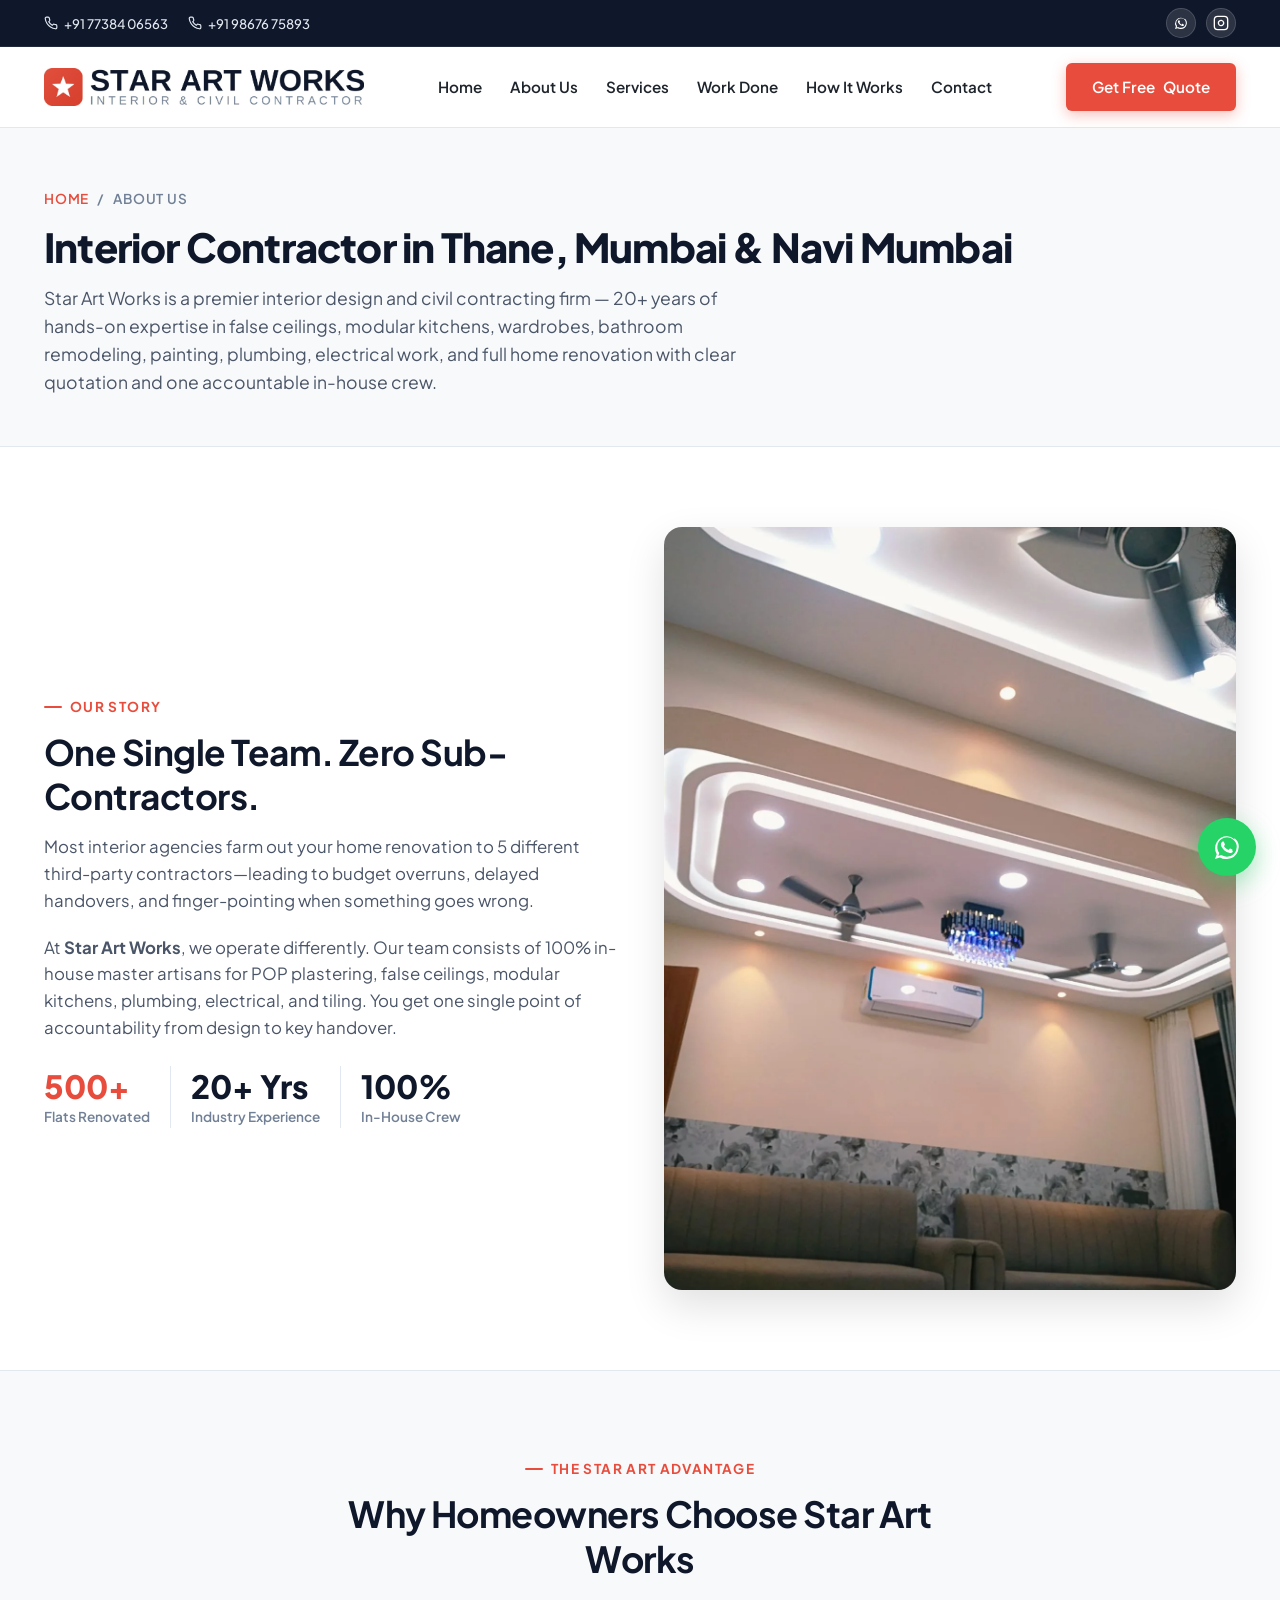
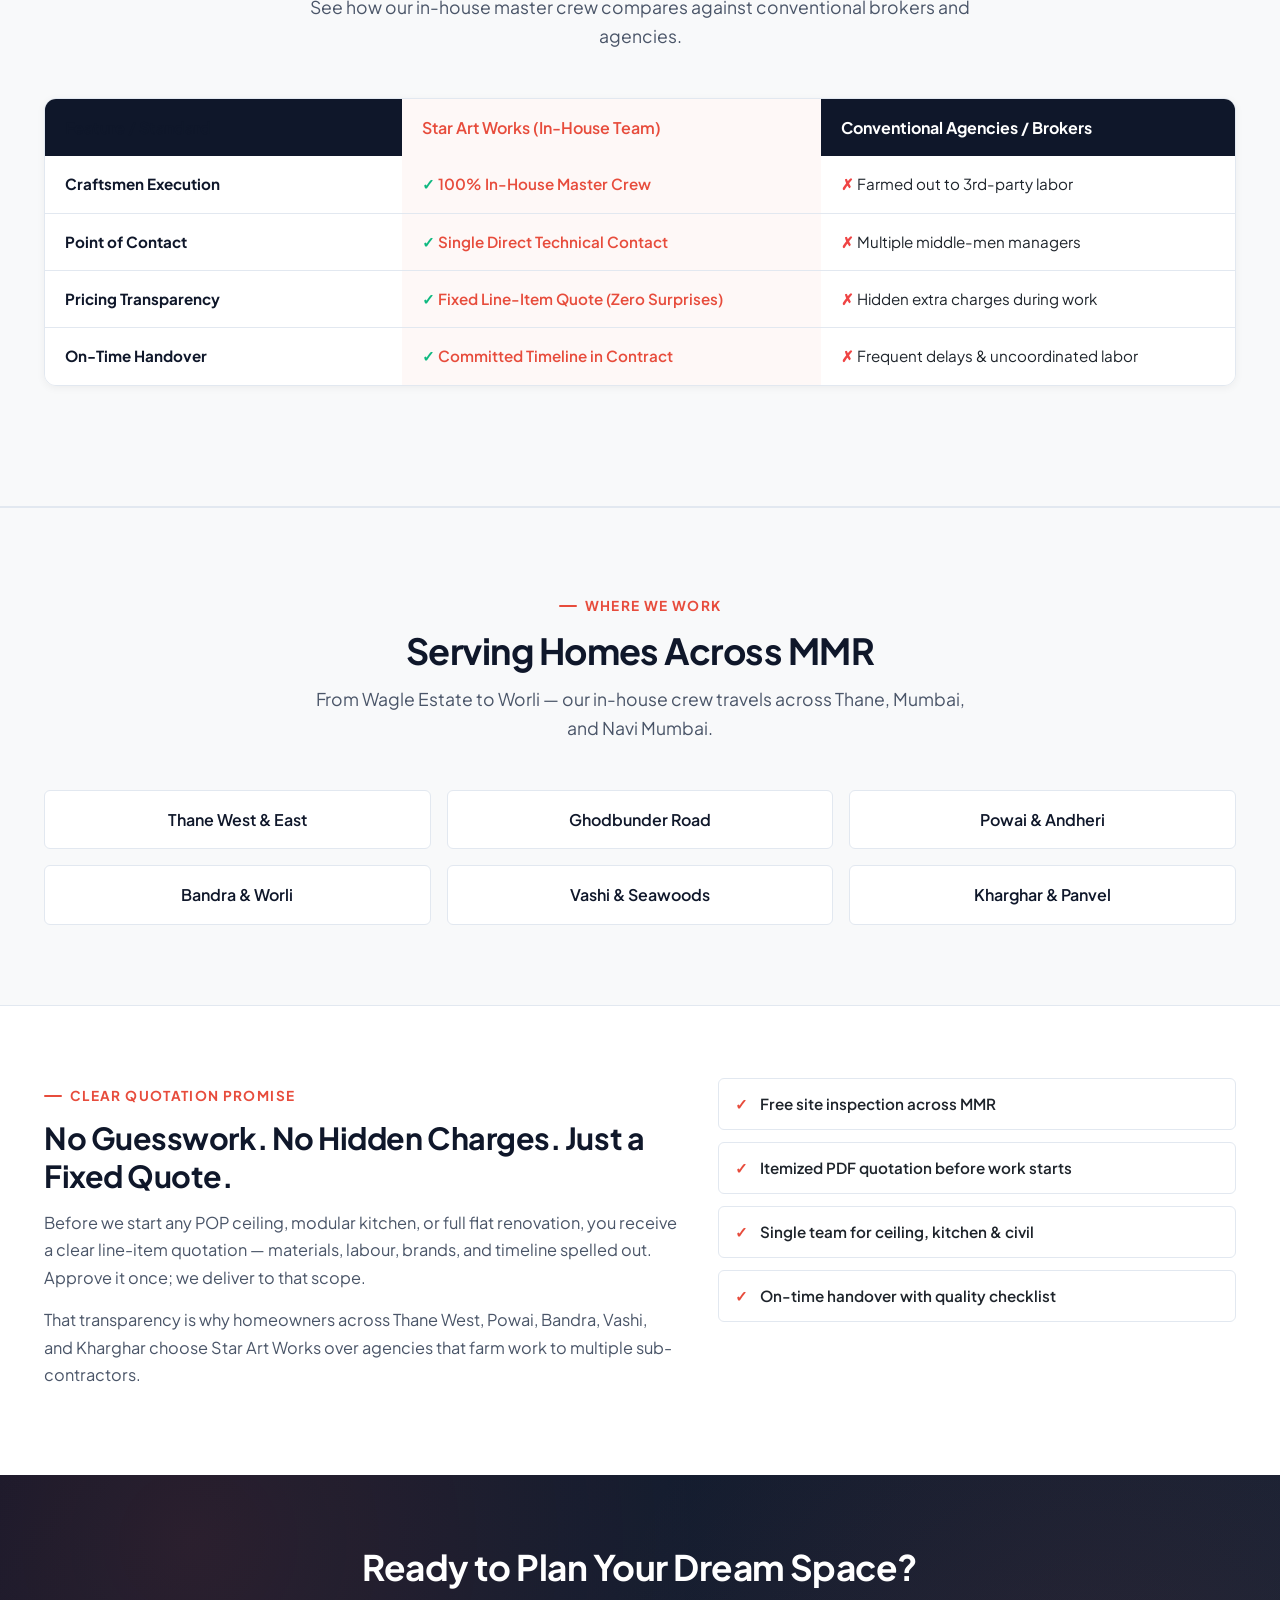
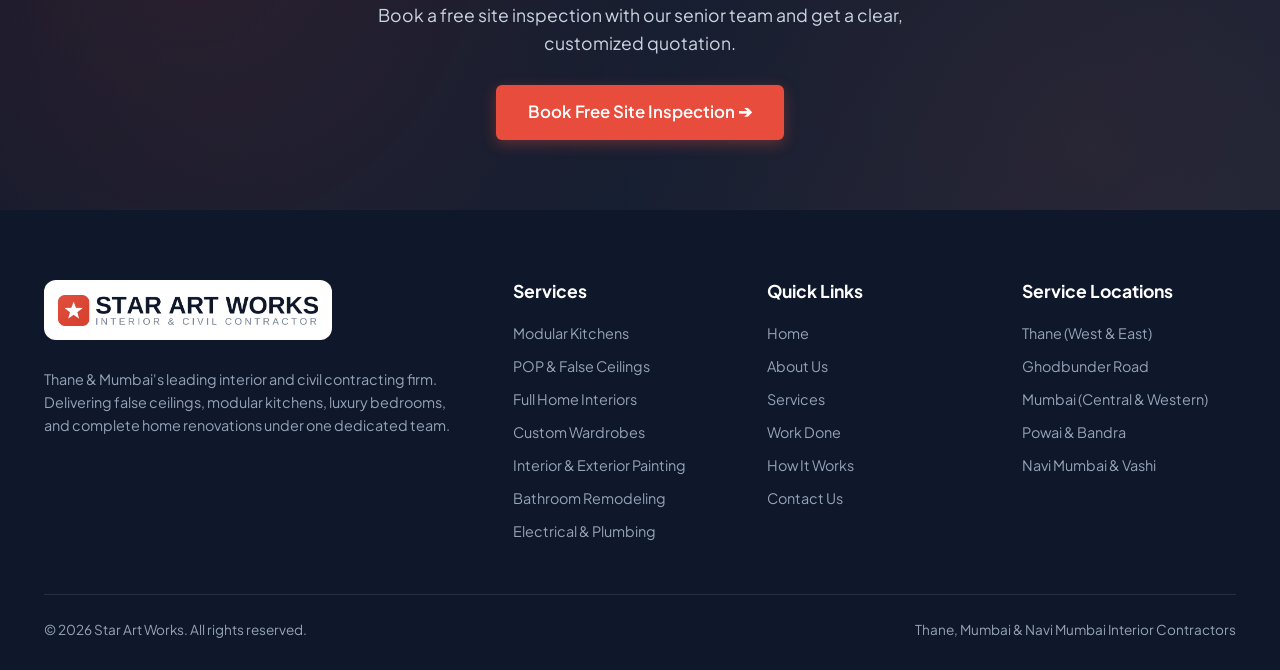
<file: about/index.html>
<!DOCTYPE html>
<html lang="en-IN">

<head>
  <meta charset="UTF-8">
  <meta name="viewport" content="width=device-width, initial-scale=1.0">
  <title>About Star Art Works | Interior Contractor in Thane, Mumbai &amp; Navi Mumbai</title>
  <meta name="description"
    content="20+ years as an interior &amp; civil contractor in Thane, Mumbai &amp; Navi Mumbai. In-house crew for false ceilings, modular kitchens, wardrobes, painting &amp; full renovations. Clear quotation.">
  <meta name="theme-color" content="#FFFFFF">
  <meta name="robots" content="index, follow">
  <link rel="canonical" href="https://www.starartworks.in/about/">

  <!-- Favicon -->
  <link rel="icon" type="image/svg+xml" href="/assets/brand-new/star-art-works-icon.svg">
  <link rel="icon" type="image/x-icon" href="/assets/brand-new/favicon.ico">
  <link rel="icon" type="image/png" sizes="32x32" href="/assets/brand-new/favicon-32x32.png">
  <link rel="icon" type="image/png" sizes="16x16" href="/assets/brand-new/favicon-16x16.png">
  <link rel="apple-touch-icon" href="/assets/brand-new/favicon-192x192.png">
  <link rel="preconnect" href="https://fonts.googleapis.com">
  <link rel="preconnect" href="https://fonts.gstatic.com" crossorigin>
  <link
    href="https://fonts.googleapis.com/css2?family=Plus+Jakarta+Sans:wght@400;500;600;700;800&display=swap"
    rel="stylesheet">

  <link rel="stylesheet" href="/css/styles.css">

  <!-- Open Graph / Social Media -->
  <meta property="og:type" content="website">
  <meta property="og:site_name" content="Star Art Works">
  <meta property="og:url" content="https://www.starartworks.in/about/">
  <meta property="og:title" content="About Star Art Works | Interior Contractor in Thane &amp; Mumbai">
  <meta property="og:description" content="20+ years delivering modular kitchens, false ceilings &amp; full home interiors in Thane, Mumbai &amp; Navi Mumbai with a 100% in-house crew.">
  <meta property="og:image" content="https://www.starartworks.in/assets/images/hero-1.webp">
  <meta property="og:locale" content="en_IN">

  <!-- Twitter Card -->
  <meta name="twitter:card" content="summary_large_image">
  <meta name="twitter:title" content="About Star Art Works | Interior Contractor in Thane &amp; Mumbai">
  <meta name="twitter:description" content="20+ years delivering modular kitchens, false ceilings &amp; full home interiors in Thane, Mumbai &amp; Navi Mumbai.">
  <meta name="twitter:image" content="https://www.starartworks.in/assets/images/hero-1.webp">

  <!-- Structured Data: Breadcrumb -->
  <script type="application/ld+json">
  {
    "@context": "https://schema.org",
    "@type": "BreadcrumbList",
    "itemListElement": [
      {
        "@type": "ListItem",
        "position": 1,
        "name": "Home",
        "item": "https://www.starartworks.in/"
      },
      {
        "@type": "ListItem",
        "position": 2,
        "name": "About Us",
        "item": "https://www.starartworks.in/about/"
      }
    ]
  }
  </script>
</head>

<body>

  <!-- ============ TOP ANNOUNCEMENT BAR ============ -->
  <div class="top-bar">
    <div class="wrap top-bar-wrap">
      <div class="top-bar-left">
        <a href="tel:+917738406563" class="top-bar-item">
          <svg viewBox="0 0 24 24" width="14" height="14" fill="none" stroke="currentColor" stroke-width="2">
            <path
              d="M22 16.92v3a2 2 0 0 1-2.18 2 19.79 19.79 0 0 1-8.63-3.07 19.5 19.5 0 0 1-6-6 19.79 19.79 0 0 1-3.07-8.67A2 2 0 0 1 4.11 2h3a2 2 0 0 1 2 1.72 12.84 12.84 0 0 0 .7 2.81 2 2 0 0 1-.45 2.11L8.09 9.91a16 16 0 0 0 6 6l1.27-1.27a2 2 0 0 1 2.11-.45 12.84 12.84 0 0 0 2.81.7A2 2 0 0 1 22 16.92z" />
          </svg>
          +91 77384 06563
        </a>
        <a href="tel:+919867675893" class="top-bar-item">
          <svg viewBox="0 0 24 24" width="14" height="14" fill="none" stroke="currentColor" stroke-width="2">
            <path
              d="M22 16.92v3a2 2 0 0 1-2.18 2 19.79 19.79 0 0 1-8.63-3.07 19.5 19.5 0 0 1-6-6 19.79 19.79 0 0 1-3.07-8.67A2 2 0 0 1 4.11 2h3a2 2 0 0 1 2 1.72 12.84 12.84 0 0 0 .7 2.81 2 2 0 0 1-.45 2.11L8.09 9.91a16 16 0 0 0 6 6l1.27-1.27a2 2 0 0 1 2.11-.45 12.84 12.84 0 0 0 2.81.7A2 2 0 0 1 22 16.92z" />
          </svg>
          +91 98676 75893
        </a>
      </div>

      <div class="top-bar-right">
        <div class="top-bar-social">
          <a href="https://wa.me/918318375165" target="_blank" rel="noopener" aria-label="WhatsApp">
            <svg viewBox="0 0 24 24" width="16" height="16" fill="currentColor">
              <path
                d="M17.6 6.3A8.9 8.9 0 0 0 12 4a8.9 8.9 0 0 0-7.7 13.4L3 21l3.7-1.2A8.9 8.9 0 0 0 12 21a8.9 8.9 0 0 0 5.6-15.7ZM12 19.3a7.3 7.3 0 0 1-3.9-1.1l-.3-.2-2.3.7.7-2.2-.2-.3A7.3 7.3 0 1 1 19.3 12 7.3 7.3 0 0 1 12 19.3Zm4-5.4c-.2-.1-1.3-.6-1.5-.7s-.4-.1-.5.1-.5.7-.7.8-.3.1-.5 0a6 6 0 0 1-1.8-1.1 6.8 6.8 0 0 1-1.2-1.5c-.1-.2 0-.3.1-.4l.3-.4.2-.3a.5.5 0 0 0 0-.4c0-.1-.5-1.3-.7-1.7s-.4-.4-.5-.4h-.4a.9.9 0 0 0-.6.3 2.6 2.6 0 0 0-.8 1.9c0 1.1.8 2.2 1 2.4s1.6 2.5 3.9 3.4a13 13 0 0 0 1.3.5 3.1 3.1 0 0 0 1.4.1 2.3 2.3 0 0 0 1.5-1.1c.2-.3.2-.2-.4-.3Z" />
            </svg>
          </a>
          <a href="https://instagram.com/starart_works" target="_blank" rel="noopener" aria-label="Instagram">
            <svg viewBox="0 0 24 24" width="16" height="16" fill="none" stroke="currentColor" stroke-width="2">
              <rect x="2" y="2" width="20" height="20" rx="5" ry="5" />
              <path d="M16 11.37A4 4 0 1 1 12.63 8 4 4 0 0 1 16 11.37z" />
              <line x1="17.5" y1="6.5" x2="17.51" y2="6.5" />
            </svg>
          </a>
        </div>
      </div>
    </div>
  </div>

  <!-- ============ WHITE STICKY HEADER ============ -->
  <header>
    <div class="wrap nav-wrap">
      <a href="/" class="brand-logo-link" aria-label="Star Art Works Home">
        <img src="/assets/brand-new/star-art-works-logo.jpg" alt="Star Art Works — Interior &amp; Civil Contractor" class="brand-logo" width="597" height="72">
      </a>

      <ul class="nav-menu" id="navMenu">
        <li><a href="/" class="nav-link">Home</a></li>
        <li><a href="/about/" class="nav-link active">About Us</a></li>
        <li><a href="/services/" class="nav-link">Services</a></li>
        <li><a href="/portfolio/" class="nav-link">Work Done</a></li>
        <li><a href="/how-it-works/" class="nav-link">How It Works</a></li>
        <li><a href="/contact/" class="nav-link">Contact</a></li>
      </ul>

      <div class="nav-actions">
        <a href="/contact/" class="btn btn-primary"><span class="quote-btn-prefix">Get Free </span>Quote</a>
        <button type="button" class="mobile-toggle" id="mobileToggle" aria-label="Toggle menu" aria-expanded="false">☰</button>
      </div>
    </div>
  </header>

  <main>
    <!-- PAGE BREADCRUMB HEADER -->
    <section class="page-header-banner">
      <div class="wrap">
        <div class="breadcrumb-nav">
          <a href="/">Home</a> <span>/</span> <span>About Us</span>
        </div>
        <h1 class="page-title">Interior Contractor in Thane, Mumbai &amp; Navi Mumbai</h1>
        <p class="page-lead">Star Art Works is a premier interior design and civil contracting firm — 20+ years of hands-on expertise in false ceilings, modular kitchens, wardrobes, bathroom remodeling, painting, plumbing, electrical work, and full home renovation with clear quotation and one accountable in-house crew.</p>
      </div>
    </section>

    <!-- ABOUT STORY SECTION -->
    <section class="about-story-section">
      <div class="wrap about-story-grid">
        <div>
          <span class="eyebrow">Our Story</span>
          <h2 style="font-size:2.2rem; margin-bottom:16px; color:var(--brand-navy);">One Single Team. Zero
            Sub-Contractors.</h2>
          <p style="font-size:1.05rem; color:var(--text-secondary); margin-bottom:20px; line-height:1.6;">
            Most interior agencies farm out your home renovation to 5 different third-party contractors—leading to
            budget overruns, delayed handovers, and finger-pointing when something goes wrong.
          </p>
          <p style="font-size:1.05rem; color:var(--text-secondary); margin-bottom:24px; line-height:1.6;">
            At <strong>Star Art Works</strong>, we operate differently. Our team consists of 100% in-house master
            artisans for POP plastering, false ceilings, modular kitchens, plumbing, electrical, and tiling. You get one
            single point of accountability from design to key handover.
          </p>
          <div class="about-stats">
            <div>
              <h3 style="font-size:2rem; color:var(--brand-primary); font-weight:800;">500+</h3>
              <p style="font-size:0.85rem; color:var(--text-muted); font-weight:600;">Flats Renovated</p>
            </div>
            <div class="about-stat-divider">
              <h3 style="font-size:2rem; color:var(--brand-navy); font-weight:800;">20+ Yrs</h3>
              <p style="font-size:0.85rem; color:var(--text-muted); font-weight:600;">Industry Experience</p>
            </div>
            <div class="about-stat-divider">
              <h3 style="font-size:2rem; color:var(--brand-navy); font-weight:800;">100%</h3>
              <p style="font-size:0.85rem; color:var(--text-muted); font-weight:600;">In-House Crew</p>
            </div>
          </div>
        </div>
        <div>
          <img src="/assets/images/work-living-ceiling-ac.webp" alt="Completed living room ceiling by Star Art Works"
            style="border-radius:var(--radius-lg); box-shadow:var(--shadow-lg); width:100%; height:auto;" width="1200" height="1600" loading="lazy" decoding="async">
        </div>
      </div>
    </section>

    <!-- IN-HOUSE vs AGENCIES COMPARISON TABLE -->
    <section
      style="padding: 80px 0; background:var(--bg-alt); border-top:1px solid var(--border-light); border-bottom:1px solid var(--border-light);">
      <div class="wrap">
        <div class="section-head">
          <span class="eyebrow">The Star Art Advantage</span>
          <h2>Why Homeowners Choose Star Art Works</h2>
          <p>See how our in-house master crew compares against conventional brokers and agencies.</p>
        </div>

        <div class="comparison-table-wrap">
          <table class="comparison-table">
            <thead>
              <tr>
                <th class="feature-col">Feature / Standard</th>
                <th class="us-col">Star Art Works (In-House Team)</th>
                <th>Conventional Agencies / Brokers</th>
              </tr>
            </thead>
            <tbody>
              <tr>
                <td class="feature-col">Craftsmen Execution</td>
                <td class="us-col"><span class="check-icon">✓</span> 100% In-House Master Crew</td>
                <td><span class="cross-icon">✗</span> Farmed out to 3rd-party labor</td>
              </tr>
              <tr>
                <td class="feature-col">Point of Contact</td>
                <td class="us-col"><span class="check-icon">✓</span> Single Direct Technical Contact</td>
                <td><span class="cross-icon">✗</span> Multiple middle-men managers</td>
              </tr>
              <tr>
                <td class="feature-col">Pricing Transparency</td>
                <td class="us-col"><span class="check-icon">✓</span> Fixed Line-Item Quote (Zero Surprises)</td>
                <td><span class="cross-icon">✗</span> Hidden extra charges during work</td>
              </tr>
              <tr>
                <td class="feature-col">On-Time Handover</td>
                <td class="us-col"><span class="check-icon">✓</span> Committed Timeline in Contract</td>
                <td><span class="cross-icon">✗</span> Frequent delays &amp; uncoordinated labor</td>
              </tr>
            </tbody>
          </table>
        </div>
      </div>
    </section>

    <!-- SERVICE AREAS -->
    <section class="about-story-section" style="background:var(--bg-alt); border-top:1px solid var(--border-light);">
      <div class="wrap">
        <div class="section-head">
          <span class="eyebrow">Where We Work</span>
          <h2>Serving Homes Across MMR</h2>
          <p>From Wagle Estate to Worli — our in-house crew travels across Thane, Mumbai, and Navi Mumbai.</p>
        </div>
        <div class="service-areas-grid">
          <div class="service-area-chip">Thane West &amp; East</div>
          <div class="service-area-chip">Ghodbunder Road</div>
          <div class="service-area-chip">Powai &amp; Andheri</div>
          <div class="service-area-chip">Bandra &amp; Worli</div>
          <div class="service-area-chip">Vashi &amp; Seawoods</div>
          <div class="service-area-chip">Kharghar &amp; Panvel</div>
        </div>
      </div>
    </section>

    <!-- WHY CLEAR QUOTATION MATTERS -->
    <section class="seo-band">
      <div class="wrap seo-band-grid">
        <div>
          <span class="eyebrow">Clear Quotation Promise</span>
          <h2>No Guesswork. No Hidden Charges. Just a Fixed Quote.</h2>
          <p>Before we start any POP ceiling, modular kitchen, or full flat renovation, you receive a clear line-item quotation — materials, labour, brands, and timeline spelled out. Approve it once; we deliver to that scope.</p>
          <p>That transparency is why homeowners across Thane West, Powai, Bandra, Vashi, and Kharghar choose Star Art Works over agencies that farm work to multiple sub-contractors.</p>
        </div>
        <ul class="seo-checklist">
          <li><span>✓</span> Free site inspection across MMR</li>
          <li><span>✓</span> Itemized PDF quotation before work starts</li>
          <li><span>✓</span> Single team for ceiling, kitchen &amp; civil</li>
          <li><span>✓</span> On-time handover with quality checklist</li>
        </ul>
      </div>
    </section>

    <!-- CALL TO ACTION BANNER -->
    <section class="cta-banner">
      <div class="wrap">
        <h2>Ready to Plan Your Dream Space?</h2>
        <p>Book a free site inspection with our senior team and get a clear, customized quotation.</p>
        <a href="/contact/" class="btn btn-primary">Book Free Site Inspection ➔</a>
      </div>
    </section>
  </main>

  <!-- ============ BACK TO TOP BUTTON ============ -->
  <a href="#top" id="backToTop" class="floating-top" aria-label="Back to Top">
    <svg viewBox="0 0 24 24" width="22" height="22" fill="none" stroke="currentColor" stroke-width="2.5" stroke-linecap="round" stroke-linejoin="round">
      <path d="M18 15l-6-6-6 6"/>
    </svg>
  </a>

  <!-- ============ FLOATING WHATSAPP BUTTON ============ -->
  <a href="https://wa.me/918318375165?text=Hi%20Star%20Art%20Works,%20I%20am%20interested%20in%20home%20interior%20renovation."
    target="_blank" rel="noopener" class="floating-whatsapp" aria-label="Chat on WhatsApp">
    <svg viewBox="0 0 24 24" width="32" height="32" fill="currentColor">
      <path
        d="M17.6 6.3A8.9 8.9 0 0 0 12 4a8.9 8.9 0 0 0-7.7 13.4L3 21l3.7-1.2A8.9 8.9 0 0 0 12 21a8.9 8.9 0 0 0 5.6-15.7ZM12 19.3a7.3 7.3 0 0 1-3.9-1.1l-.3-.2-2.3.7.7-2.2-.2-.3A7.3 7.3 0 1 1 19.3 12 7.3 7.3 0 0 1 12 19.3Zm4-5.4c-.2-.1-1.3-.6-1.5-.7s-.4-.1-.5.1-.5.7-.7.8-.3.1-.5 0a6 6 0 0 1-1.8-1.1 6.8 6.8 0 0 1-1.2-1.5c-.1-.2 0-.3.1-.4l.3-.4.2-.3a.5.5 0 0 0 0-.4c0-.1-.5-1.3-.7-1.7s-.4-.4-.5-.4h-.4a.9.9 0 0 0-.6.3 2.6 2.6 0 0 0-.8 1.9c0 1.1.8 2.2 1 2.4s1.6 2.5 3.9 3.4a13 13 0 0 0 1.3.5 3.1 3.1 0 0 0 1.4.1 2.3 2.3 0 0 0 1.5-1.1c.2-.3.2-.2-.4-.3Z" />
    </svg>
  </a>

  <!-- ============ FOOTER ============ -->
  <footer>
    <div class="wrap">
      <div class="footer-grid">
        <div class="footer-col">
          <a href="/" class="footer-brand" aria-label="Star Art Works Home">
            <img src="/assets/brand-new/star-art-works-logo.jpg" alt="Star Art Works — Interior &amp; Civil Contractor" class="brand-logo" width="597" height="72">
          </a>
          <p>Thane &amp; Mumbai's leading interior and civil contracting firm. Delivering false ceilings, modular
            kitchens, luxury bedrooms, and complete home renovations under one dedicated team.</p>
        </div>

        <div class="footer-col">
          <h4>Services</h4>
          <ul class="footer-links">
            <li><a href="/services/#modular-kitchens">Modular Kitchens</a></li>
            <li><a href="/services/#false-ceilings">POP &amp; False Ceilings</a></li>
            <li><a href="/services/#full-home-interiors">Full Home Interiors</a></li>
            <li><a href="/services/#wardrobes">Custom Wardrobes</a></li>
            <li><a href="/services/#painting">Interior &amp; Exterior Painting</a></li>
            <li><a href="/services/#bathroom-remodeling">Bathroom Remodeling</a></li>
            <li><a href="/services/#electrical-ac">Electrical &amp; Plumbing</a></li>
          </ul>
        </div>

        <div class="footer-col">
          <h4>Quick Links</h4>
          <ul class="footer-links">
            <li><a href="/">Home</a></li>
            <li><a href="/about/">About Us</a></li>
            <li><a href="/services/">Services</a></li>
            <li><a href="/portfolio/">Work Done</a></li>
            <li><a href="/how-it-works/">How It Works</a></li>
            <li><a href="/contact/">Contact Us</a></li>
          </ul>
        </div>

        <div class="footer-col">
          <h4>Service Locations</h4>
          <ul class="footer-links">
            <li>Thane (West &amp; East)</li>
            <li>Ghodbunder Road</li>
            <li>Mumbai (Central &amp; Western)</li>
            <li>Powai &amp; Bandra</li>
            <li>Navi Mumbai &amp; Vashi</li>
          </ul>
        </div>
      </div>

      <div class="footer-bottom">
        <p>© 2026 Star Art Works. All rights reserved.</p>
        <p>Thane, Mumbai &amp; Navi Mumbai Interior Contractors</p>
      </div>
    </div>
  </footer>

  <script src="/js/script.js" defer></script>
</body>

</html>
</file>
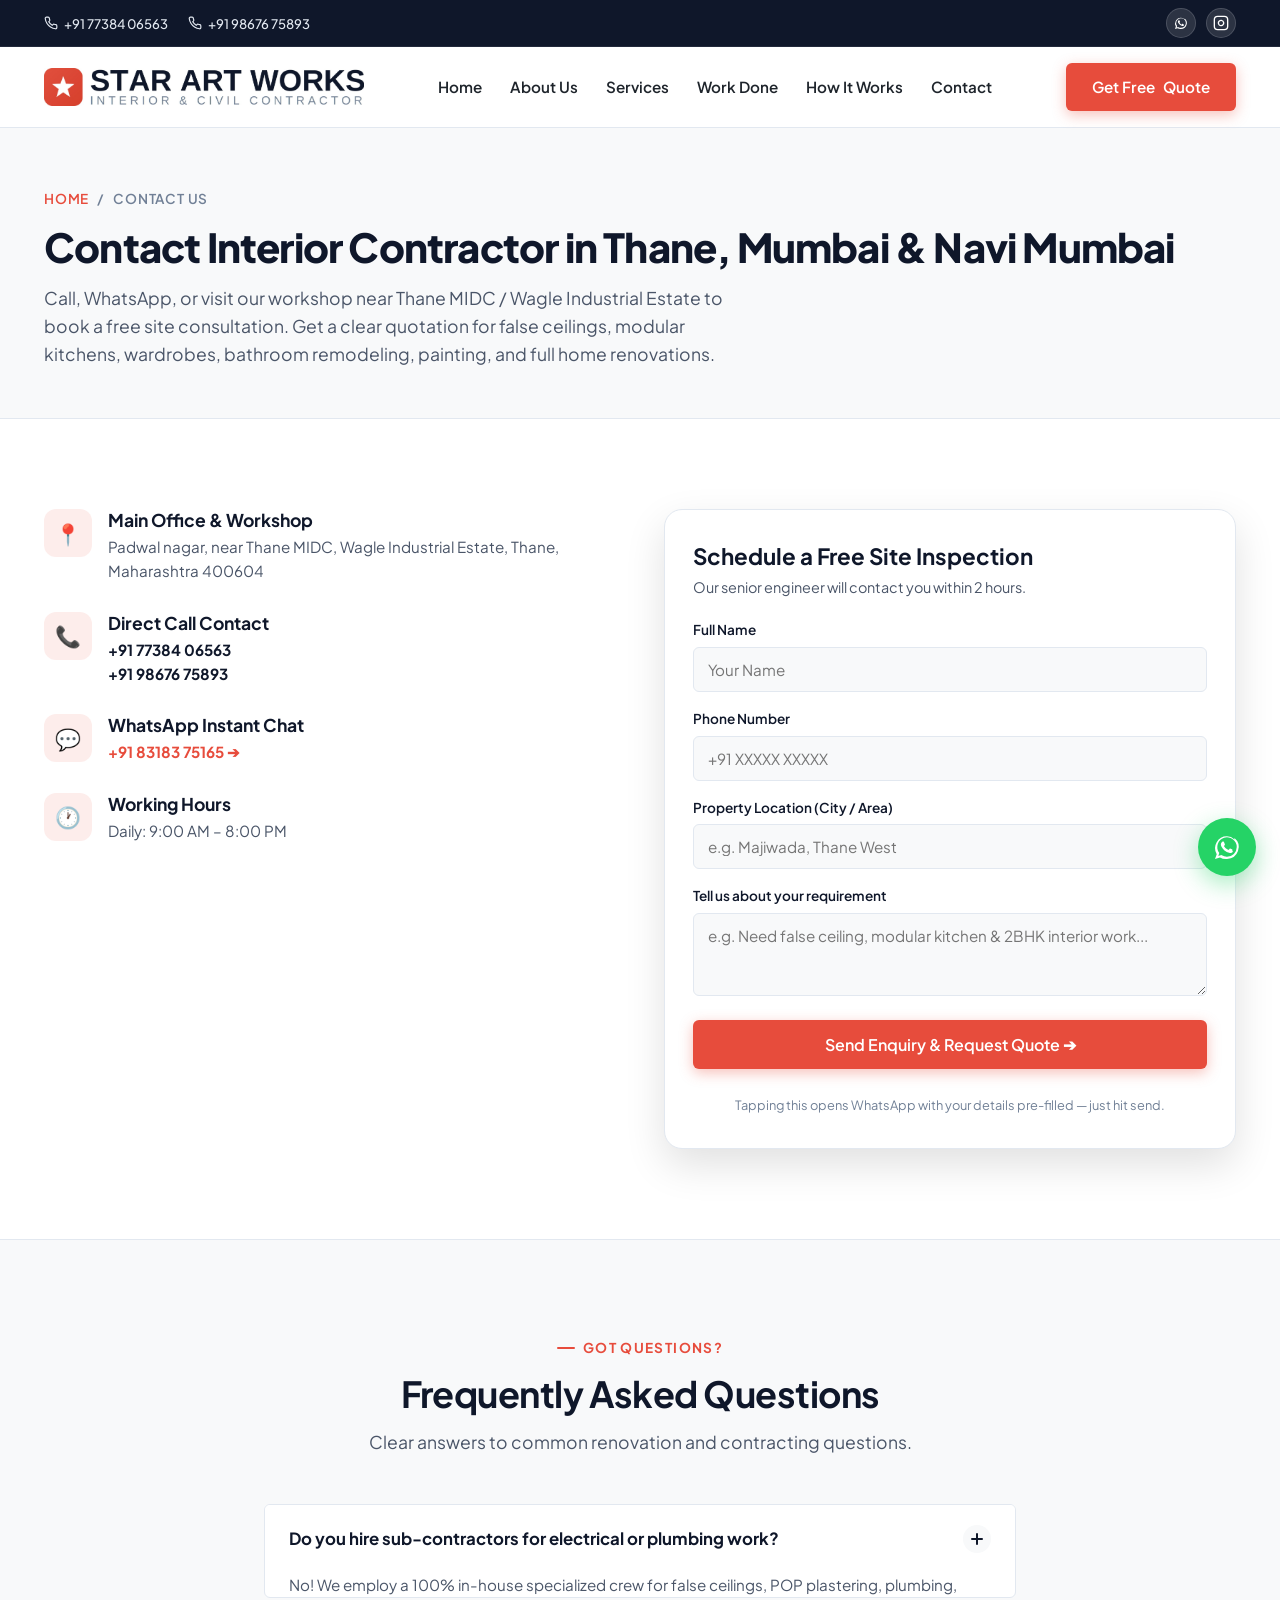
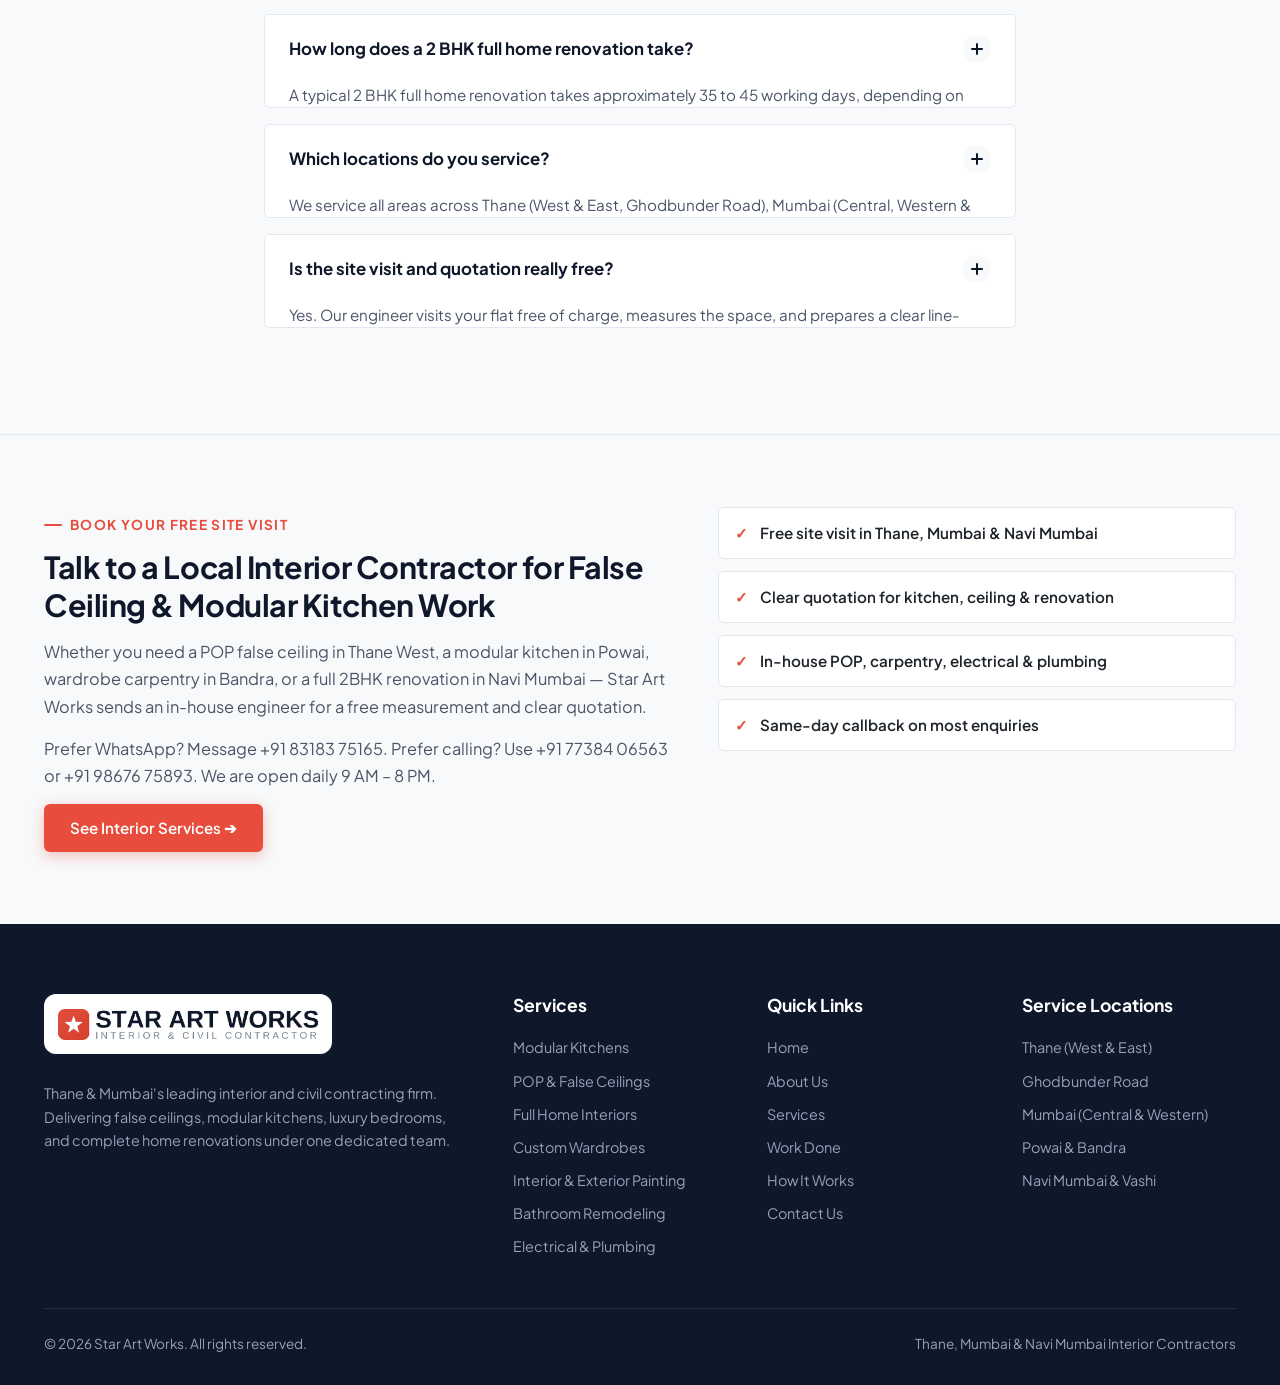
<file: contact/index.html>
<!DOCTYPE html>
<html lang="en-IN">

<head>
  <meta charset="UTF-8">
  <meta name="viewport" content="width=device-width, initial-scale=1.0">
  <title>Contact Interior Contractor in Thane | Free Site Visit — Star Art Works</title>
  <meta name="description"
    content="Contact Star Art Works in Wagle Industrial Estate, Thane — call +91 77384 06563 / +91 98676 75893. Free site visit for false ceiling, modular kitchen &amp; home renovation across Thane, Mumbai &amp; Navi Mumbai.">
  <meta name="theme-color" content="#FFFFFF">
  <meta name="robots" content="index, follow">
  <!-- Favicon -->
  <link rel="icon" type="image/svg+xml" href="/assets/brand-new/star-art-works-icon.svg">
  <link rel="icon" type="image/x-icon" href="/assets/brand-new/favicon.ico">
  <link rel="icon" type="image/png" sizes="32x32" href="/assets/brand-new/favicon-32x32.png">
  <link rel="icon" type="image/png" sizes="16x16" href="/assets/brand-new/favicon-16x16.png">
  <link rel="apple-touch-icon" href="/assets/brand-new/favicon-192x192.png">
  <link rel="canonical" href="https://www.starartworks.in/contact/">

  <link rel="preconnect" href="https://fonts.googleapis.com">
  <link rel="preconnect" href="https://fonts.gstatic.com" crossorigin>
  <link
    href="https://fonts.googleapis.com/css2?family=Plus+Jakarta+Sans:wght@400;500;600;700;800&display=swap"
    rel="stylesheet">

  <link rel="stylesheet" href="/css/styles.css">

  <!-- Open Graph / Social Media -->
  <meta property="og:type" content="website">
  <meta property="og:site_name" content="Star Art Works">
  <meta property="og:url" content="https://www.starartworks.in/contact/">
  <meta property="og:title" content="Contact Interior Contractor in Thane | Star Art Works">
  <meta property="og:description" content="Call +91 77384 06563 / +91 98676 75893 or WhatsApp +91 83183 75165. Free site visit for interiors across Thane, Mumbai &amp; Navi Mumbai. Open daily 9 AM – 8 PM.">
  <meta property="og:image" content="https://www.starartworks.in/assets/images/hero-1.webp">
  <meta property="og:locale" content="en_IN">

  <!-- Twitter Card -->
  <meta name="twitter:card" content="summary_large_image">
  <meta name="twitter:title" content="Contact Interior Contractor in Thane | Star Art Works">
  <meta name="twitter:description" content="Call +91 77384 06563 / +91 98676 75893. Free site visit for false ceiling, modular kitchen &amp; renovation in Thane, Mumbai &amp; Navi Mumbai.">
  <meta name="twitter:image" content="https://www.starartworks.in/assets/images/hero-1.webp">

  <!-- Structured Data: Breadcrumb -->
  <script type="application/ld+json">
  {
    "@context": "https://schema.org",
    "@type": "BreadcrumbList",
    "itemListElement": [
      {
        "@type": "ListItem",
        "position": 1,
        "name": "Home",
        "item": "https://www.starartworks.in/"
      },
      {
        "@type": "ListItem",
        "position": 2,
        "name": "Contact",
        "item": "https://www.starartworks.in/contact/"
      }
    ]
  }
  </script>

  <!-- Structured Data: LocalBusiness + FAQ -->
  <script type="application/ld+json">
  {
    "@context": "https://schema.org",
    "@type": "HomeAndConstructionBusiness",
    "@id": "https://www.starartworks.in/#business",
    "name": "Star Art Works",
    "url": "https://www.starartworks.in/contact/",
    "telephone": ["+91-77384-06563", "+91-98676-75893"],
    "openingHours": "Mo-Su 09:00-20:00",
    "address": {
      "@type": "PostalAddress",
      "streetAddress": "Padwal nagar, near Thane MIDC, Wagle Industrial Estate",
      "addressLocality": "Thane",
      "addressRegion": "Maharashtra",
      "postalCode": "400604",
      "addressCountry": "IN"
    },
    "areaServed": ["Thane", "Mumbai", "Navi Mumbai"]
  }
  </script>
  <script type="application/ld+json">
  {
    "@context": "https://schema.org",
    "@type": "FAQPage",
    "mainEntity": [
      {
        "@type": "Question",
        "name": "Do you hire sub-contractors for electrical or plumbing work?",
        "acceptedAnswer": {
          "@type": "Answer",
          "text": "No! We employ a 100% in-house specialized crew for false ceilings, POP plastering, plumbing, electrical wiring, tiling, and carpentry."
        }
      },
      {
        "@type": "Question",
        "name": "How long does a 2 BHK full home renovation take?",
        "acceptedAnswer": {
          "@type": "Answer",
          "text": "A typical 2 BHK full home renovation takes approximately 35 to 45 working days, depending on structural civil modifications."
        }
      },
      {
        "@type": "Question",
        "name": "Which locations do you service?",
        "acceptedAnswer": {
          "@type": "Answer",
          "text": "We service all areas across Thane (West & East, Ghodbunder Road), Mumbai (Central, Western & South Mumbai), and Navi Mumbai (Vashi, Nerul, Kharghar, Seawoods)."
        }
      },
      {
        "@type": "Question",
        "name": "Is the site visit and quotation really free?",
        "acceptedAnswer": {
          "@type": "Answer",
          "text": "Yes. Our engineer visits your flat free of charge, measures the space, and prepares a clear line-item quotation. You only proceed if you approve the quote."
        }
      }
    ]
  }
  </script>
</head>

<body>

  <!-- ============ TOP ANNOUNCEMENT BAR ============ -->
  <div class="top-bar">
    <div class="wrap top-bar-wrap">
      <div class="top-bar-left">
        <a href="tel:+917738406563" class="top-bar-item">
          <svg viewBox="0 0 24 24" width="14" height="14" fill="none" stroke="currentColor" stroke-width="2">
            <path
              d="M22 16.92v3a2 2 0 0 1-2.18 2 19.79 19.79 0 0 1-8.63-3.07 19.5 19.5 0 0 1-6-6 19.79 19.79 0 0 1-3.07-8.67A2 2 0 0 1 4.11 2h3a2 2 0 0 1 2 1.72 12.84 12.84 0 0 0 .7 2.81 2 2 0 0 1-.45 2.11L8.09 9.91a16 16 0 0 0 6 6l1.27-1.27a2 2 0 0 1 2.11-.45 12.84 12.84 0 0 0 2.81.7A2 2 0 0 1 22 16.92z" />
          </svg>
          +91 77384 06563
        </a>
        <a href="tel:+919867675893" class="top-bar-item">
          <svg viewBox="0 0 24 24" width="14" height="14" fill="none" stroke="currentColor" stroke-width="2">
            <path
              d="M22 16.92v3a2 2 0 0 1-2.18 2 19.79 19.79 0 0 1-8.63-3.07 19.5 19.5 0 0 1-6-6 19.79 19.79 0 0 1-3.07-8.67A2 2 0 0 1 4.11 2h3a2 2 0 0 1 2 1.72 12.84 12.84 0 0 0 .7 2.81 2 2 0 0 1-.45 2.11L8.09 9.91a16 16 0 0 0 6 6l1.27-1.27a2 2 0 0 1 2.11-.45 12.84 12.84 0 0 0 2.81.7A2 2 0 0 1 22 16.92z" />
          </svg>
          +91 98676 75893
        </a>
      </div>

      <div class="top-bar-right">
        <div class="top-bar-social">
          <a href="https://wa.me/918318375165" target="_blank" rel="noopener" aria-label="WhatsApp">
            <svg viewBox="0 0 24 24" width="16" height="16" fill="currentColor">
              <path
                d="M17.6 6.3A8.9 8.9 0 0 0 12 4a8.9 8.9 0 0 0-7.7 13.4L3 21l3.7-1.2A8.9 8.9 0 0 0 12 21a8.9 8.9 0 0 0 5.6-15.7ZM12 19.3a7.3 7.3 0 0 1-3.9-1.1l-.3-.2-2.3.7.7-2.2-.2-.3A7.3 7.3 0 1 1 19.3 12 7.3 7.3 0 0 1 12 19.3Zm4-5.4c-.2-.1-1.3-.6-1.5-.7s-.4-.1-.5.1-.5.7-.7.8-.3.1-.5 0a6 6 0 0 1-1.8-1.1 6.8 6.8 0 0 1-1.2-1.5c-.1-.2 0-.3.1-.4l.3-.4.2-.3a.5.5 0 0 0 0-.4c0-.1-.5-1.3-.7-1.7s-.4-.4-.5-.4h-.4a.9.9 0 0 0-.6.3 2.6 2.6 0 0 0-.8 1.9c0 1.1.8 2.2 1 2.4s1.6 2.5 3.9 3.4a13 13 0 0 0 1.3.5 3.1 3.1 0 0 0 1.4.1 2.3 2.3 0 0 0 1.5-1.1c.2-.3.2-.2-.4-.3Z" />
            </svg>
          </a>
          <a href="https://instagram.com/starart_works" target="_blank" rel="noopener" aria-label="Instagram">
            <svg viewBox="0 0 24 24" width="16" height="16" fill="none" stroke="currentColor" stroke-width="2">
              <rect x="2" y="2" width="20" height="20" rx="5" ry="5" />
              <path d="M16 11.37A4 4 0 1 1 12.63 8 4 4 0 0 1 16 11.37z" />
              <line x1="17.5" y1="6.5" x2="17.51" y2="6.5" />
            </svg>
          </a>
        </div>
      </div>
    </div>
  </div>

  <!-- ============ WHITE STICKY HEADER ============ -->
  <header>
    <div class="wrap nav-wrap">
      <a href="/" class="brand-logo-link" aria-label="Star Art Works Home">
        <img src="/assets/brand-new/star-art-works-logo.jpg" alt="Star Art Works — Interior &amp; Civil Contractor" class="brand-logo" width="597" height="72">
      </a>

      <ul class="nav-menu" id="navMenu">
        <li><a href="/" class="nav-link">Home</a></li>
        <li><a href="/about/" class="nav-link">About Us</a></li>
        <li><a href="/services/" class="nav-link">Services</a></li>
        <li><a href="/portfolio/" class="nav-link">Work Done</a></li>
        <li><a href="/how-it-works/" class="nav-link">How It Works</a></li>
        <li><a href="/contact/" class="nav-link active">Contact</a></li>
      </ul>

      <div class="nav-actions">
        <a href="/contact/" class="btn btn-primary"><span class="quote-btn-prefix">Get Free </span>Quote</a>
        <button type="button" class="mobile-toggle" id="mobileToggle" aria-label="Toggle menu" aria-expanded="false">☰</button>
      </div>
    </div>
  </header>

  <main>
    <!-- PAGE BREADCRUMB HEADER -->
    <section class="page-header-banner">
      <div class="wrap">
        <div class="breadcrumb-nav">
          <a href="/">Home</a> <span>/</span> <span>Contact Us</span>
        </div>
        <h1 class="page-title">Contact Interior Contractor in Thane, Mumbai &amp; Navi Mumbai</h1>
        <p class="page-lead">Call, WhatsApp, or visit our workshop near Thane MIDC / Wagle Industrial Estate to book a free site consultation. Get a clear quotation for false ceilings, modular kitchens, wardrobes, bathroom remodeling, painting, and full home renovations.</p>
      </div>
    </section>

    <!-- CONTACT SECTION -->
    <section class="contact-section">
      <div class="wrap contact-grid">
        <div class="contact-info-box">
          <div class="info-item">
            <div class="info-icon">📍</div>
            <div class="info-text">
              <h4>Main Office &amp; Workshop</h4>
              <p>Padwal nagar, near Thane MIDC, Wagle Industrial Estate, Thane, Maharashtra 400604</p>
            </div>
          </div>

          <div class="info-item">
            <div class="info-icon">📞</div>
            <div class="info-text">
              <h4>Direct Call Contact</h4>
              <p>
                <a href="tel:+917738406563" style="font-weight:700; color:var(--brand-navy);">+91 77384 06563</a><br>
                <a href="tel:+919867675893" style="font-weight:700; color:var(--brand-navy);">+91 98676 75893</a>
              </p>
            </div>
          </div>

          <div class="info-item">
            <div class="info-icon">💬</div>
            <div class="info-text">
              <h4>WhatsApp Instant Chat</h4>
              <p><a href="https://wa.me/918318375165" target="_blank" rel="noopener"
                  style="color:var(--brand-primary); font-weight:700;">+91 83183 75165 ➔</a></p>
            </div>
          </div>

          <div class="info-item">
            <div class="info-icon">🕐</div>
            <div class="info-text">
              <h4>Working Hours</h4>
              <p>Daily: 9:00 AM – 8:00 PM</p>
            </div>
          </div>
        </div>

        <div class="hero-form-card" style="box-shadow:var(--shadow-lg);">
          <div class="form-header">
            <h3>Schedule a Free Site Inspection</h3>
            <p>Our senior engineer will contact you within 2 hours.</p>
          </div>
          <form class="consult-form" action="#">
            <div class="form-group">
              <label for="contactName">Full Name</label>
              <input type="text" id="contactName" name="name" class="form-input" placeholder="Your Name" required>
            </div>
            <div class="form-group">
              <label for="contactPhone">Phone Number</label>
              <input type="tel" id="contactPhone" name="phone" class="form-input" placeholder="+91 XXXXX XXXXX" required>
            </div>
            <div class="form-group">
              <label for="contactLoc">Property Location (City / Area)</label>
              <input type="text" id="contactLoc" name="location" class="form-input" placeholder="e.g. Majiwada, Thane West">
            </div>
            <div class="form-group">
              <label for="contactMsg">Tell us about your requirement</label>
              <textarea id="contactMsg" name="message" class="form-input" rows="3"
                placeholder="e.g. Need false ceiling, modular kitchen & 2BHK interior work..."></textarea>
            </div>
            <button type="submit" class="btn btn-primary form-submit-btn">Send Enquiry &amp; Request Quote ➔</button>
            <p style="font-size:0.8rem; color:var(--text-muted); text-align:center; margin-top:10px;">
              Tapping this opens WhatsApp with your details pre-filled — just hit send.
            </p>
          </form>
        </div>
      </div>
    </section>

    <!-- FAQ ACCORDION -->
    <section id="faq" class="faq-section">
      <div class="wrap faq-wrap">
        <div class="section-head">
          <span class="eyebrow">Got Questions?</span>
          <h2>Frequently Asked Questions</h2>
          <p>Clear answers to common renovation and contracting questions.</p>
        </div>

        <div class="faq-list">
          <div class="faq-item">
            <button type="button" class="faq-question" aria-expanded="false">
              <span>Do you hire sub-contractors for electrical or plumbing work?</span>
              <span class="faq-icon" aria-hidden="true"></span>
            </button>
            <div class="faq-answer">
              <div class="faq-answer-inner">
                No! We employ a 100% in-house specialized crew for false ceilings, POP plastering, plumbing, electrical
                wiring, tiling, and carpentry.
              </div>
            </div>
          </div>

          <div class="faq-item">
            <button type="button" class="faq-question" aria-expanded="false">
              <span>How long does a 2 BHK full home renovation take?</span>
              <span class="faq-icon" aria-hidden="true"></span>
            </button>
            <div class="faq-answer">
              <div class="faq-answer-inner">
                A typical 2 BHK full home renovation takes approximately 35 to 45 working days, depending on structural
                civil modifications.
              </div>
            </div>
          </div>

          <div class="faq-item">
            <button type="button" class="faq-question" aria-expanded="false">
              <span>Which locations do you service?</span>
              <span class="faq-icon" aria-hidden="true"></span>
            </button>
            <div class="faq-answer">
              <div class="faq-answer-inner">
                We service all areas across Thane (West & East, Ghodbunder Road), Mumbai (Central, Western & South
                Mumbai), and Navi Mumbai (Vashi, Nerul, Kharghar, Seawoods).
              </div>
            </div>
          </div>

          <div class="faq-item">
            <button type="button" class="faq-question" aria-expanded="false">
              <span>Is the site visit and quotation really free?</span>
              <span class="faq-icon" aria-hidden="true"></span>
            </button>
            <div class="faq-answer">
              <div class="faq-answer-inner">
                Yes. Our engineer visits your flat free of charge, measures the space, and prepares a clear line-item
                quotation. You only proceed if you approve the quote — no pressure and no hidden fees.
              </div>
            </div>
          </div>
        </div>
      </div>
    </section>

    <section class="seo-band seo-band--alt">
      <div class="wrap seo-band-grid">
        <div>
          <span class="eyebrow">Book Your Free Site Visit</span>
          <h2>Talk to a Local Interior Contractor for False Ceiling &amp; Modular Kitchen Work</h2>
          <p>Whether you need a POP false ceiling in Thane West, a modular kitchen in Powai, wardrobe carpentry in Bandra, or a full 2BHK renovation in Navi Mumbai — Star Art Works sends an in-house engineer for a free measurement and clear quotation.</p>
          <p>Prefer WhatsApp? Message <a href="https://wa.me/918318375165">+91 83183 75165</a>. Prefer calling? Use <a href="tel:+917738406563">+91 77384 06563</a> or <a href="tel:+919867675893">+91 98676 75893</a>. We are open daily 9 AM – 8 PM.</p>
          <a href="/services/" class="btn btn-primary">See Interior Services ➔</a>
        </div>
        <ul class="seo-checklist">
          <li><span>✓</span> Free site visit in Thane, Mumbai &amp; Navi Mumbai</li>
          <li><span>✓</span> Clear quotation for kitchen, ceiling &amp; renovation</li>
          <li><span>✓</span> In-house POP, carpentry, electrical &amp; plumbing</li>
          <li><span>✓</span> Same-day callback on most enquiries</li>
        </ul>
      </div>
    </section>
  </main>

  <!-- ============ BACK TO TOP BUTTON ============ -->
  <a href="#top" id="backToTop" class="floating-top" aria-label="Back to Top">
    <svg viewBox="0 0 24 24" width="22" height="22" fill="none" stroke="currentColor" stroke-width="2.5" stroke-linecap="round" stroke-linejoin="round">
      <path d="M18 15l-6-6-6 6"/>
    </svg>
  </a>

  <!-- ============ FLOATING WHATSAPP BUTTON ============ -->
  <a href="https://wa.me/918318375165?text=Hi%20Star%20Art%20Works,%20I%20am%20interested%20in%20home%20interior%20renovation."
    target="_blank" rel="noopener" class="floating-whatsapp" aria-label="Chat on WhatsApp">
    <svg viewBox="0 0 24 24" width="32" height="32" fill="currentColor">
      <path
        d="M17.6 6.3A8.9 8.9 0 0 0 12 4a8.9 8.9 0 0 0-7.7 13.4L3 21l3.7-1.2A8.9 8.9 0 0 0 12 21a8.9 8.9 0 0 0 5.6-15.7ZM12 19.3a7.3 7.3 0 0 1-3.9-1.1l-.3-.2-2.3.7.7-2.2-.2-.3A7.3 7.3 0 1 1 19.3 12 7.3 7.3 0 0 1 12 19.3Zm4-5.4c-.2-.1-1.3-.6-1.5-.7s-.4-.1-.5.1-.5.7-.7.8-.3.1-.5 0a6 6 0 0 1-1.8-1.1 6.8 6.8 0 0 1-1.2-1.5c-.1-.2 0-.3.1-.4l.3-.4.2-.3a.5.5 0 0 0 0-.4c0-.1-.5-1.3-.7-1.7s-.4-.4-.5-.4h-.4a.9.9 0 0 0-.6.3 2.6 2.6 0 0 0-.8 1.9c0 1.1.8 2.2 1 2.4s1.6 2.5 3.9 3.4a13 13 0 0 0 1.3.5 3.1 3.1 0 0 0 1.4.1 2.3 2.3 0 0 0 1.5-1.1c.2-.3.2-.2-.4-.3Z" />
    </svg>
  </a>

  <!-- ============ FOOTER ============ -->
  <footer>
    <div class="wrap">
      <div class="footer-grid">
        <div class="footer-col">
          <a href="/" class="footer-brand" aria-label="Star Art Works Home">
            <img src="/assets/brand-new/star-art-works-logo.jpg" alt="Star Art Works — Interior &amp; Civil Contractor" class="brand-logo" width="597" height="72">
          </a>
          <p>Thane &amp; Mumbai's leading interior and civil contracting firm. Delivering false ceilings, modular
            kitchens, luxury bedrooms, and complete home renovations under one dedicated team.</p>
        </div>

        <div class="footer-col">
          <h4>Services</h4>
          <ul class="footer-links">
            <li><a href="/services/#modular-kitchens">Modular Kitchens</a></li>
            <li><a href="/services/#false-ceilings">POP &amp; False Ceilings</a></li>
            <li><a href="/services/#full-home-interiors">Full Home Interiors</a></li>
            <li><a href="/services/#wardrobes">Custom Wardrobes</a></li>
            <li><a href="/services/#painting">Interior &amp; Exterior Painting</a></li>
            <li><a href="/services/#bathroom-remodeling">Bathroom Remodeling</a></li>
            <li><a href="/services/#electrical-ac">Electrical &amp; Plumbing</a></li>
          </ul>
        </div>

        <div class="footer-col">
          <h4>Quick Links</h4>
          <ul class="footer-links">
            <li><a href="/">Home</a></li>
            <li><a href="/about/">About Us</a></li>
            <li><a href="/services/">Services</a></li>
            <li><a href="/portfolio/">Work Done</a></li>
            <li><a href="/how-it-works/">How It Works</a></li>
            <li><a href="/contact/">Contact Us</a></li>
          </ul>
        </div>

        <div class="footer-col">
          <h4>Service Locations</h4>
          <ul class="footer-links">
            <li>Thane (West &amp; East)</li>
            <li>Ghodbunder Road</li>
            <li>Mumbai (Central &amp; Western)</li>
            <li>Powai &amp; Bandra</li>
            <li>Navi Mumbai &amp; Vashi</li>
          </ul>
        </div>
      </div>

      <div class="footer-bottom">
        <p>© 2026 Star Art Works. All rights reserved.</p>
        <p>Thane, Mumbai &amp; Navi Mumbai Interior Contractors</p>
      </div>
    </div>
  </footer>

  <script src="/js/script.js" defer></script>
</body>

</html>
</file>
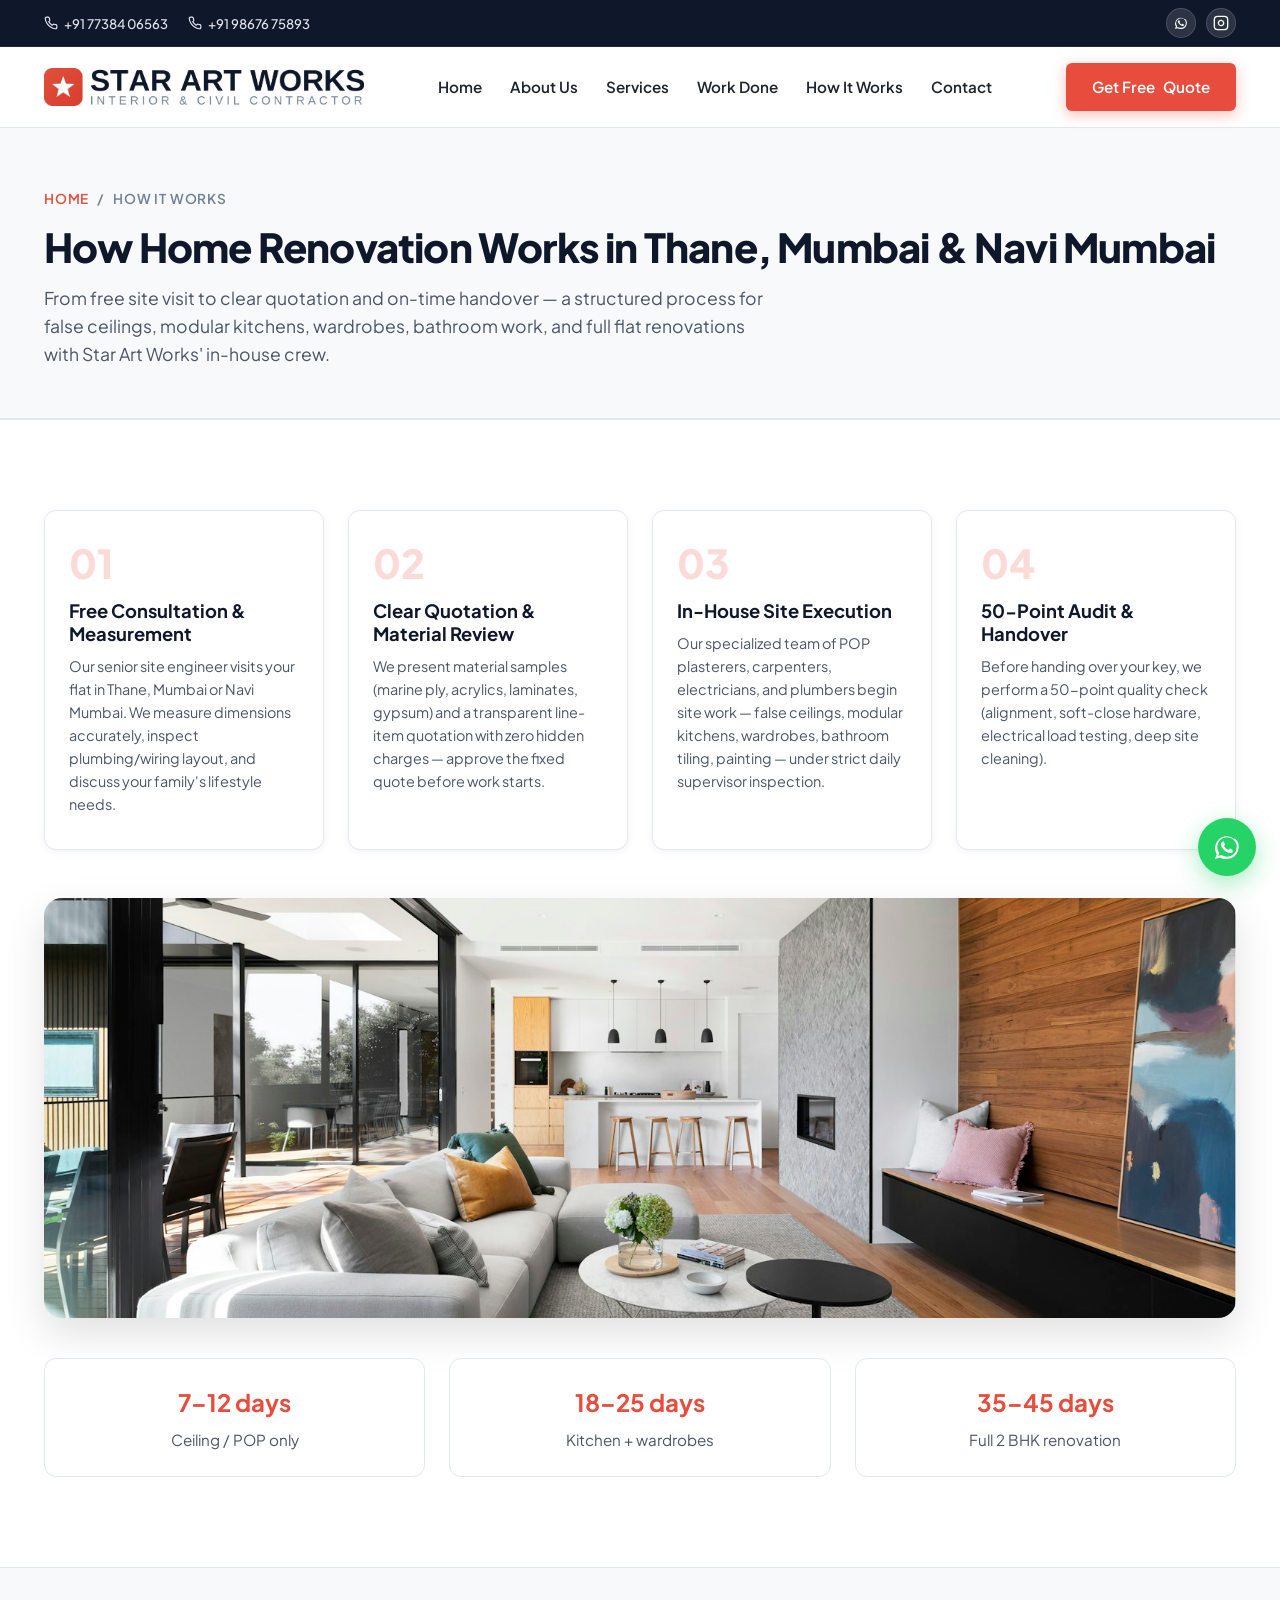
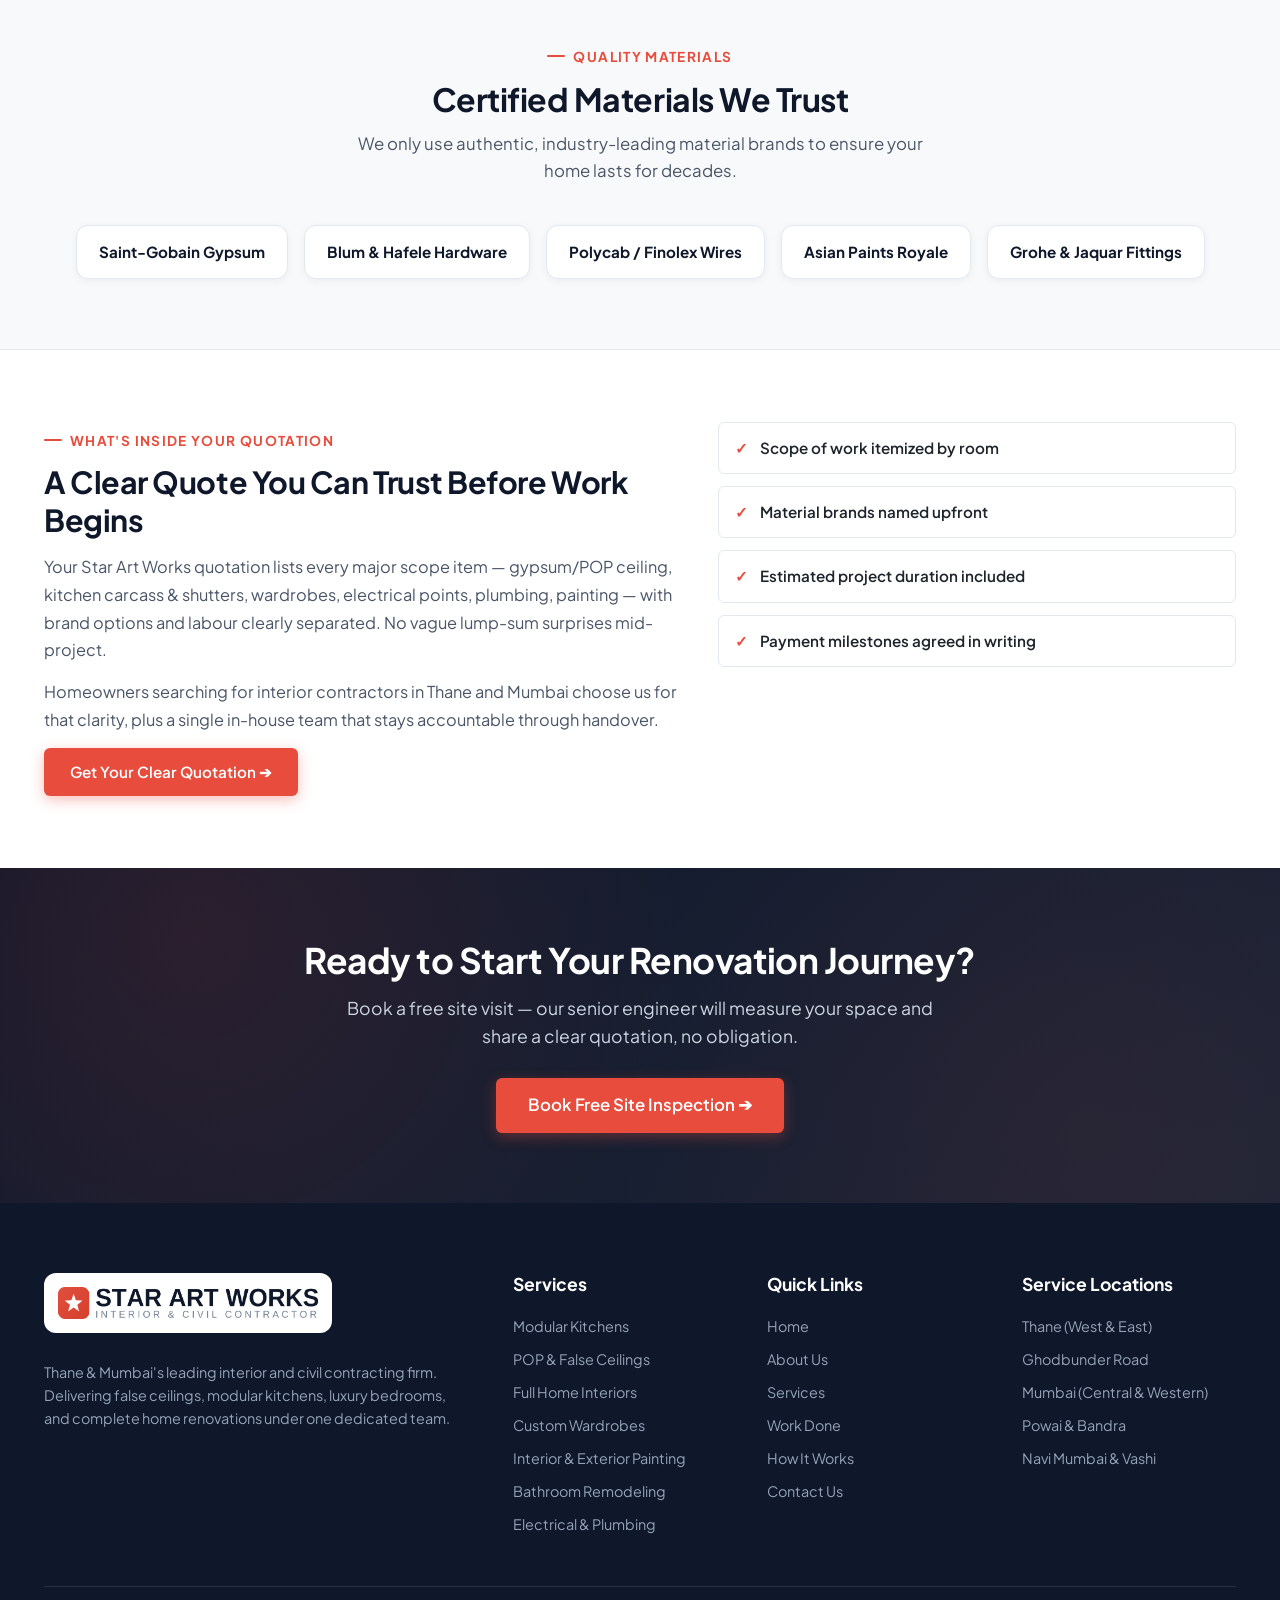
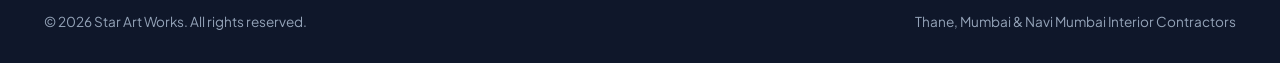
<file: how-it-works/index.html>
<!DOCTYPE html>
<html lang="en-IN">

<head>
  <meta charset="UTF-8">
  <meta name="viewport" content="width=device-width, initial-scale=1.0">
  <title>How Home Renovation Works in Thane &amp; Mumbai | Star Art Works</title>
  <meta name="description"
    content="4-step interior renovation process in Thane, Mumbai &amp; Navi Mumbai: free consultation, clear quotation for false ceiling &amp; modular kitchen, in-house execution, 50-point handover.">
  <meta name="theme-color" content="#FFFFFF">
  <meta name="robots" content="index, follow">
  <link rel="canonical" href="https://www.starartworks.in/how-it-works/">

  <!-- Favicon -->
  <link rel="icon" type="image/svg+xml" href="/assets/brand-new/star-art-works-icon.svg">
  <link rel="icon" type="image/x-icon" href="/assets/brand-new/favicon.ico">
  <link rel="icon" type="image/png" sizes="32x32" href="/assets/brand-new/favicon-32x32.png">
  <link rel="icon" type="image/png" sizes="16x16" href="/assets/brand-new/favicon-16x16.png">
  <link rel="apple-touch-icon" href="/assets/brand-new/favicon-192x192.png">
  <link rel="preconnect" href="https://fonts.googleapis.com">
  <link rel="preconnect" href="https://fonts.gstatic.com" crossorigin>
  <link
    href="https://fonts.googleapis.com/css2?family=Plus+Jakarta+Sans:wght@400;500;600;700;800&display=swap"
    rel="stylesheet">

  <link rel="stylesheet" href="/css/styles.css">

  <!-- Open Graph / Social Media -->
  <meta property="og:type" content="website">
  <meta property="og:site_name" content="Star Art Works">
  <meta property="og:url" content="https://www.starartworks.in/how-it-works/">
  <meta property="og:title" content="How Home Renovation Works in Thane &amp; Mumbai | Star Art Works">
  <meta property="og:description" content="Free site visit, clear quotation, in-house false ceiling &amp; modular kitchen execution, and 50-point handover across Thane, Mumbai &amp; Navi Mumbai.">
  <meta property="og:image" content="https://www.starartworks.in/assets/images/how-it-works-site.jpg">
  <meta property="og:locale" content="en_IN">

  <!-- Twitter Card -->
  <meta name="twitter:card" content="summary_large_image">
  <meta name="twitter:title" content="How Home Renovation Works in Thane &amp; Mumbai | Star Art Works">
  <meta name="twitter:description" content="Free site visit, clear quotation, in-house execution, and 50-point handover for interiors in Thane &amp; Mumbai.">
  <meta name="twitter:image" content="https://www.starartworks.in/assets/images/how-it-works-site.jpg">

  <!-- Structured Data: Breadcrumb -->
  <script type="application/ld+json">
  {
    "@context": "https://schema.org",
    "@type": "BreadcrumbList",
    "itemListElement": [
      {
        "@type": "ListItem",
        "position": 1,
        "name": "Home",
        "item": "https://www.starartworks.in/"
      },
      {
        "@type": "ListItem",
        "position": 2,
        "name": "How It Works",
        "item": "https://www.starartworks.in/how-it-works/"
      }
    ]
  }
  </script>

  <!-- Structured Data: HowTo renovation process -->
  <script type="application/ld+json">
  {
    "@context": "https://schema.org",
    "@type": "HowTo",
    "name": "How home renovation works with Star Art Works in Thane & Mumbai",
    "description": "Four-step process for false ceiling, modular kitchen, and full flat renovation with free site visit and clear quotation.",
    "totalTime": "P45D",
    "step": [
      {
        "@type": "HowToStep",
        "position": 1,
        "name": "Free Consultation & Measurement",
        "text": "A senior site engineer visits your flat in Thane, Mumbai or Navi Mumbai, measures the space, and discusses modular kitchen, false ceiling, and renovation requirements."
      },
      {
        "@type": "HowToStep",
        "position": 2,
        "name": "Clear Quotation & Material Review",
        "text": "Review material samples and receive a fixed line-item quotation covering POP ceilings, kitchens, wardrobes, electrical, plumbing, and painting before work starts."
      },
      {
        "@type": "HowToStep",
        "position": 3,
        "name": "In-House Site Execution",
        "text": "Our in-house POP, carpentry, electrical, and plumbing crew executes the work under daily supervision."
      },
      {
        "@type": "HowToStep",
        "position": 4,
        "name": "50-Point Audit & Handover",
        "text": "We complete a 50-point quality check, clean the site, and hand over your finished home."
      }
    ]
  }
  </script>
</head>

<body>

  <!-- ============ TOP ANNOUNCEMENT BAR ============ -->
  <div class="top-bar">
    <div class="wrap top-bar-wrap">
      <div class="top-bar-left">
        <a href="tel:+917738406563" class="top-bar-item">
          <svg viewBox="0 0 24 24" width="14" height="14" fill="none" stroke="currentColor" stroke-width="2">
            <path
              d="M22 16.92v3a2 2 0 0 1-2.18 2 19.79 19.79 0 0 1-8.63-3.07 19.5 19.5 0 0 1-6-6 19.79 19.79 0 0 1-3.07-8.67A2 2 0 0 1 4.11 2h3a2 2 0 0 1 2 1.72 12.84 12.84 0 0 0 .7 2.81 2 2 0 0 1-.45 2.11L8.09 9.91a16 16 0 0 0 6 6l1.27-1.27a2 2 0 0 1 2.11-.45 12.84 12.84 0 0 0 2.81.7A2 2 0 0 1 22 16.92z" />
          </svg>
          +91 77384 06563
        </a>
        <a href="tel:+919867675893" class="top-bar-item">
          <svg viewBox="0 0 24 24" width="14" height="14" fill="none" stroke="currentColor" stroke-width="2">
            <path
              d="M22 16.92v3a2 2 0 0 1-2.18 2 19.79 19.79 0 0 1-8.63-3.07 19.5 19.5 0 0 1-6-6 19.79 19.79 0 0 1-3.07-8.67A2 2 0 0 1 4.11 2h3a2 2 0 0 1 2 1.72 12.84 12.84 0 0 0 .7 2.81 2 2 0 0 1-.45 2.11L8.09 9.91a16 16 0 0 0 6 6l1.27-1.27a2 2 0 0 1 2.11-.45 12.84 12.84 0 0 0 2.81.7A2 2 0 0 1 22 16.92z" />
          </svg>
          +91 98676 75893
        </a>
      </div>

      <div class="top-bar-right">
        <div class="top-bar-social">
          <a href="https://wa.me/918318375165" target="_blank" rel="noopener" aria-label="WhatsApp">
            <svg viewBox="0 0 24 24" width="16" height="16" fill="currentColor">
              <path
                d="M17.6 6.3A8.9 8.9 0 0 0 12 4a8.9 8.9 0 0 0-7.7 13.4L3 21l3.7-1.2A8.9 8.9 0 0 0 12 21a8.9 8.9 0 0 0 5.6-15.7ZM12 19.3a7.3 7.3 0 0 1-3.9-1.1l-.3-.2-2.3.7.7-2.2-.2-.3A7.3 7.3 0 1 1 19.3 12 7.3 7.3 0 0 1 12 19.3Zm4-5.4c-.2-.1-1.3-.6-1.5-.7s-.4-.1-.5.1-.5.7-.7.8-.3.1-.5 0a6 6 0 0 1-1.8-1.1 6.8 6.8 0 0 1-1.2-1.5c-.1-.2 0-.3.1-.4l.3-.4.2-.3a.5.5 0 0 0 0-.4c0-.1-.5-1.3-.7-1.7s-.4-.4-.5-.4h-.4a.9.9 0 0 0-.6.3 2.6 2.6 0 0 0-.8 1.9c0 1.1.8 2.2 1 2.4s1.6 2.5 3.9 3.4a13 13 0 0 0 1.3.5 3.1 3.1 0 0 0 1.4.1 2.3 2.3 0 0 0 1.5-1.1c.2-.3.2-.2-.4-.3Z" />
            </svg>
          </a>
          <a href="https://instagram.com/starart_works" target="_blank" rel="noopener" aria-label="Instagram">
            <svg viewBox="0 0 24 24" width="16" height="16" fill="none" stroke="currentColor" stroke-width="2">
              <rect x="2" y="2" width="20" height="20" rx="5" ry="5" />
              <path d="M16 11.37A4 4 0 1 1 12.63 8 4 4 0 0 1 16 11.37z" />
              <line x1="17.5" y1="6.5" x2="17.51" y2="6.5" />
            </svg>
          </a>
        </div>
      </div>
    </div>
  </div>

  <!-- ============ WHITE STICKY HEADER ============ -->
  <header>
    <div class="wrap nav-wrap">
      <a href="/" class="brand-logo-link" aria-label="Star Art Works Home">
        <img src="/assets/brand-new/star-art-works-logo.jpg" alt="Star Art Works — Interior &amp; Civil Contractor" class="brand-logo" width="597" height="72">
      </a>

      <ul class="nav-menu" id="navMenu">
        <li><a href="/" class="nav-link">Home</a></li>
        <li><a href="/about/" class="nav-link">About Us</a></li>
        <li><a href="/services/" class="nav-link">Services</a></li>
        <li><a href="/portfolio/" class="nav-link">Work Done</a></li>
        <li><a href="/how-it-works/" class="nav-link active">How It Works</a></li>
        <li><a href="/contact/" class="nav-link">Contact</a></li>
      </ul>

      <div class="nav-actions">
        <a href="/contact/" class="btn btn-primary"><span class="quote-btn-prefix">Get Free </span>Quote</a>
        <button type="button" class="mobile-toggle" id="mobileToggle" aria-label="Toggle menu" aria-expanded="false">☰</button>
      </div>
    </div>
  </header>

  <main>
    <!-- PAGE BREADCRUMB HEADER -->
    <section class="page-header-banner">
      <div class="wrap">
        <div class="breadcrumb-nav">
          <a href="/">Home</a> <span>/</span> <span>How It Works</span>
        </div>
        <h1 class="page-title">How Home Renovation Works in Thane, Mumbai &amp; Navi Mumbai</h1>
        <p class="page-lead">From free site visit to clear quotation and on-time handover — a structured process for false ceilings, modular kitchens, wardrobes, bathroom work, and full flat renovations with Star Art Works' in-house crew.</p>
      </div>
    </section>

    <!-- PROCESS DETAILED STEPS SECTION -->
    <section class="process-section" style="background:#FFFFFF;">
      <div class="wrap">
        <div class="process-grid">

          <div class="process-card">
            <div class="process-num">01</div>
            <h4>Free Consultation &amp; Measurement</h4>
            <p>Our senior site engineer visits your flat in Thane, Mumbai or Navi Mumbai. We measure dimensions
              accurately, inspect plumbing/wiring layout, and discuss your family's lifestyle needs.</p>
          </div>

          <div class="process-card">
            <div class="process-num">02</div>
            <h4>Clear Quotation &amp; Material Review</h4>
            <p>We present material samples (marine ply, acrylics, laminates, gypsum) and a transparent
              line-item quotation with zero hidden charges — approve the fixed quote before work starts.</p>
          </div>

          <div class="process-card">
            <div class="process-num">03</div>
            <h4>In-House Site Execution</h4>
            <p>Our specialized team of POP plasterers, carpenters, electricians, and plumbers begin site work — false ceilings, modular kitchens, wardrobes, bathroom tiling, painting — under strict daily supervisor inspection.</p>
          </div>

          <div class="process-card">
            <div class="process-num">04</div>
            <h4>50-Point Audit &amp; Handover</h4>
            <p>Before handing over your key, we perform a 50-point quality check (alignment, soft-close hardware,
              electrical load testing, deep site cleaning).</p>
          </div>

        </div>

        <div class="process-visual">
          <img src="/assets/images/how-it-works-site.jpg" alt="Finished modern living room interior after Star Art Works renovation" width="1600" height="1067" loading="lazy" decoding="async">
        </div>

        <div class="timeline-grid">
          <div class="timeline-card">
            <strong>7–12 days</strong>
            <span>Ceiling / POP only</span>
          </div>
          <div class="timeline-card">
            <strong>18–25 days</strong>
            <span>Kitchen + wardrobes</span>
          </div>
          <div class="timeline-card">
            <strong>35–45 days</strong>
            <span>Full 2 BHK renovation</span>
          </div>
        </div>
      </div>
    </section>

    <!-- MATERIAL STANDARDS & BRAND PARTNERS -->
    <section style="padding: 70px 0; background:var(--bg-alt); border-top:1px solid var(--border-light);">
      <div class="wrap" style="text-align:center;">
        <span class="eyebrow">Quality Materials</span>
        <h2 style="font-size:2rem; margin-bottom:12px; color:var(--brand-navy);">Certified Materials We Trust</h2>
        <p style="font-size:1.05rem; color:var(--text-secondary); max-width:600px; margin:0 auto 40px auto;">We only use
          authentic, industry-leading material brands to ensure your home lasts for decades.</p>

        <div class="materials-strip">
          <div class="material-chip">Saint-Gobain Gypsum</div>
          <div class="material-chip">Blum &amp; Hafele Hardware</div>
          <div class="material-chip">Polycab / Finolex Wires</div>
          <div class="material-chip">Asian Paints Royale</div>
          <div class="material-chip">Grohe &amp; Jaquar Fittings</div>
        </div>
      </div>
    </section>

    <section class="seo-band">
      <div class="wrap seo-band-grid">
        <div>
          <span class="eyebrow">What's Inside Your Quotation</span>
          <h2>A Clear Quote You Can Trust Before Work Begins</h2>
          <p>Your Star Art Works quotation lists every major scope item — gypsum/POP ceiling, kitchen carcass &amp; shutters, wardrobes, electrical points, plumbing, painting — with brand options and labour clearly separated. No vague lump-sum surprises mid-project.</p>
          <p>Homeowners searching for interior contractors in Thane and Mumbai choose us for that clarity, plus a single in-house team that stays accountable through handover.</p>
          <a href="/contact/" class="btn btn-primary">Get Your Clear Quotation ➔</a>
        </div>
        <ul class="seo-checklist">
          <li><span>✓</span> Scope of work itemized by room</li>
          <li><span>✓</span> Material brands named upfront</li>
          <li><span>✓</span> Estimated project duration included</li>
          <li><span>✓</span> Payment milestones agreed in writing</li>
        </ul>
      </div>
    </section>

    <!-- CALL TO ACTION BANNER -->
    <section class="cta-banner">
      <div class="wrap">
        <h2>Ready to Start Your Renovation Journey?</h2>
        <p>Book a free site visit — our senior engineer will measure your space and share a clear quotation, no obligation.</p>
        <a href="/contact/" class="btn btn-primary">Book Free Site Inspection ➔</a>
      </div>
    </section>
  </main>

  <!-- ============ BACK TO TOP BUTTON ============ -->
  <a href="#top" id="backToTop" class="floating-top" aria-label="Back to Top">
    <svg viewBox="0 0 24 24" width="22" height="22" fill="none" stroke="currentColor" stroke-width="2.5" stroke-linecap="round" stroke-linejoin="round">
      <path d="M18 15l-6-6-6 6"/>
    </svg>
  </a>

  <!-- ============ FLOATING WHATSAPP BUTTON ============ -->
  <a href="https://wa.me/918318375165?text=Hi%20Star%20Art%20Works,%20I%20am%20interested%20in%20home%20interior%20renovation."
    target="_blank" rel="noopener" class="floating-whatsapp" aria-label="Chat on WhatsApp">
    <svg viewBox="0 0 24 24" width="32" height="32" fill="currentColor">
      <path
        d="M17.6 6.3A8.9 8.9 0 0 0 12 4a8.9 8.9 0 0 0-7.7 13.4L3 21l3.7-1.2A8.9 8.9 0 0 0 12 21a8.9 8.9 0 0 0 5.6-15.7ZM12 19.3a7.3 7.3 0 0 1-3.9-1.1l-.3-.2-2.3.7.7-2.2-.2-.3A7.3 7.3 0 1 1 19.3 12 7.3 7.3 0 0 1 12 19.3Zm4-5.4c-.2-.1-1.3-.6-1.5-.7s-.4-.1-.5.1-.5.7-.7.8-.3.1-.5 0a6 6 0 0 1-1.8-1.1 6.8 6.8 0 0 1-1.2-1.5c-.1-.2 0-.3.1-.4l.3-.4.2-.3a.5.5 0 0 0 0-.4c0-.1-.5-1.3-.7-1.7s-.4-.4-.5-.4h-.4a.9.9 0 0 0-.6.3 2.6 2.6 0 0 0-.8 1.9c0 1.1.8 2.2 1 2.4s1.6 2.5 3.9 3.4a13 13 0 0 0 1.3.5 3.1 3.1 0 0 0 1.4.1 2.3 2.3 0 0 0 1.5-1.1c.2-.3.2-.2-.4-.3Z" />
    </svg>
  </a>

  <!-- ============ FOOTER ============ -->
  <footer>
    <div class="wrap">
      <div class="footer-grid">
        <div class="footer-col">
          <a href="/" class="footer-brand" aria-label="Star Art Works Home">
            <img src="/assets/brand-new/star-art-works-logo.jpg" alt="Star Art Works — Interior &amp; Civil Contractor" class="brand-logo" width="597" height="72">
          </a>
          <p>Thane &amp; Mumbai's leading interior and civil contracting firm. Delivering false ceilings, modular
            kitchens, luxury bedrooms, and complete home renovations under one dedicated team.</p>
        </div>

        <div class="footer-col">
          <h4>Services</h4>
          <ul class="footer-links">
            <li><a href="/services/#modular-kitchens">Modular Kitchens</a></li>
            <li><a href="/services/#false-ceilings">POP &amp; False Ceilings</a></li>
            <li><a href="/services/#full-home-interiors">Full Home Interiors</a></li>
            <li><a href="/services/#wardrobes">Custom Wardrobes</a></li>
            <li><a href="/services/#painting">Interior &amp; Exterior Painting</a></li>
            <li><a href="/services/#bathroom-remodeling">Bathroom Remodeling</a></li>
            <li><a href="/services/#electrical-ac">Electrical &amp; Plumbing</a></li>
          </ul>
        </div>

        <div class="footer-col">
          <h4>Quick Links</h4>
          <ul class="footer-links">
            <li><a href="/">Home</a></li>
            <li><a href="/about/">About Us</a></li>
            <li><a href="/services/">Services</a></li>
            <li><a href="/portfolio/">Work Done</a></li>
            <li><a href="/how-it-works/">How It Works</a></li>
            <li><a href="/contact/">Contact Us</a></li>
          </ul>
        </div>

        <div class="footer-col">
          <h4>Service Locations</h4>
          <ul class="footer-links">
            <li>Thane (West &amp; East)</li>
            <li>Ghodbunder Road</li>
            <li>Mumbai (Central &amp; Western)</li>
            <li>Powai &amp; Bandra</li>
            <li>Navi Mumbai &amp; Vashi</li>
          </ul>
        </div>
      </div>

      <div class="footer-bottom">
        <p>© 2026 Star Art Works. All rights reserved.</p>
        <p>Thane, Mumbai &amp; Navi Mumbai Interior Contractors</p>
      </div>
    </div>
  </footer>

  <script src="/js/script.js" defer></script>
</body>

</html>
</file>
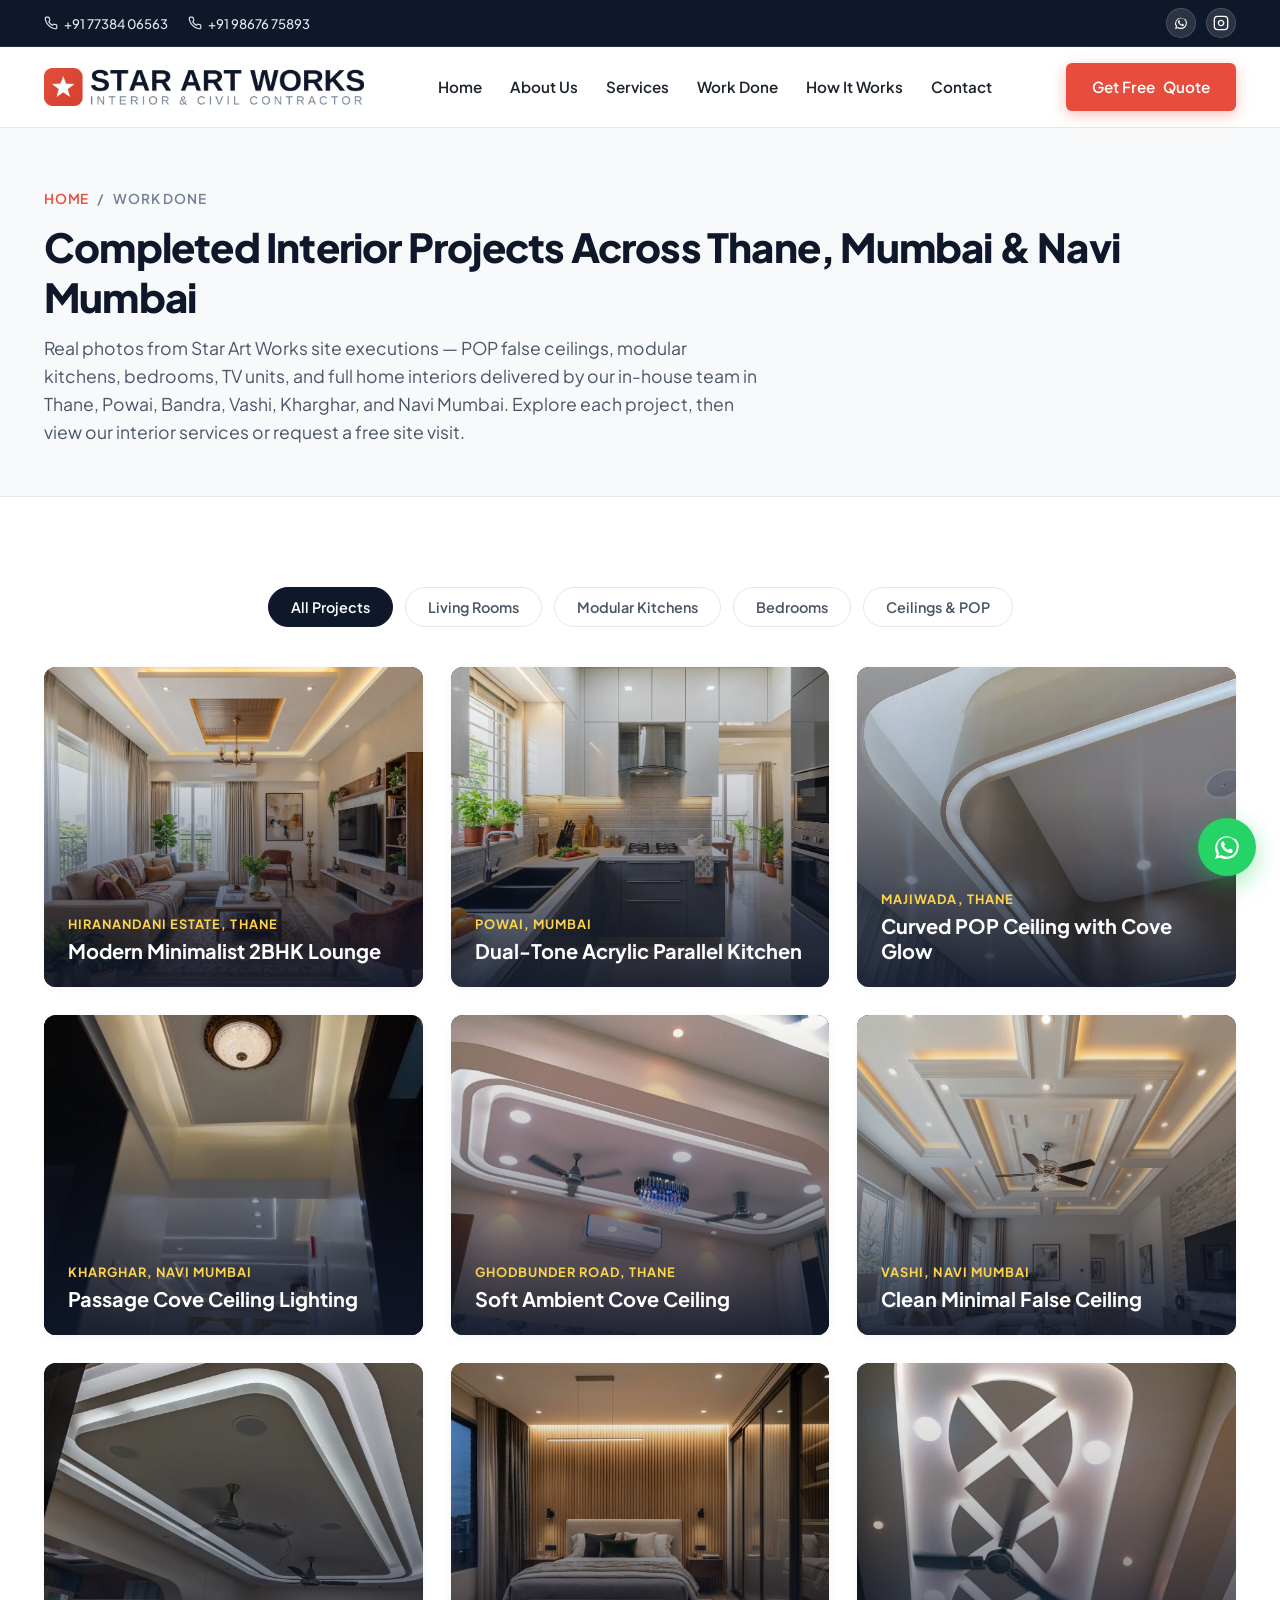
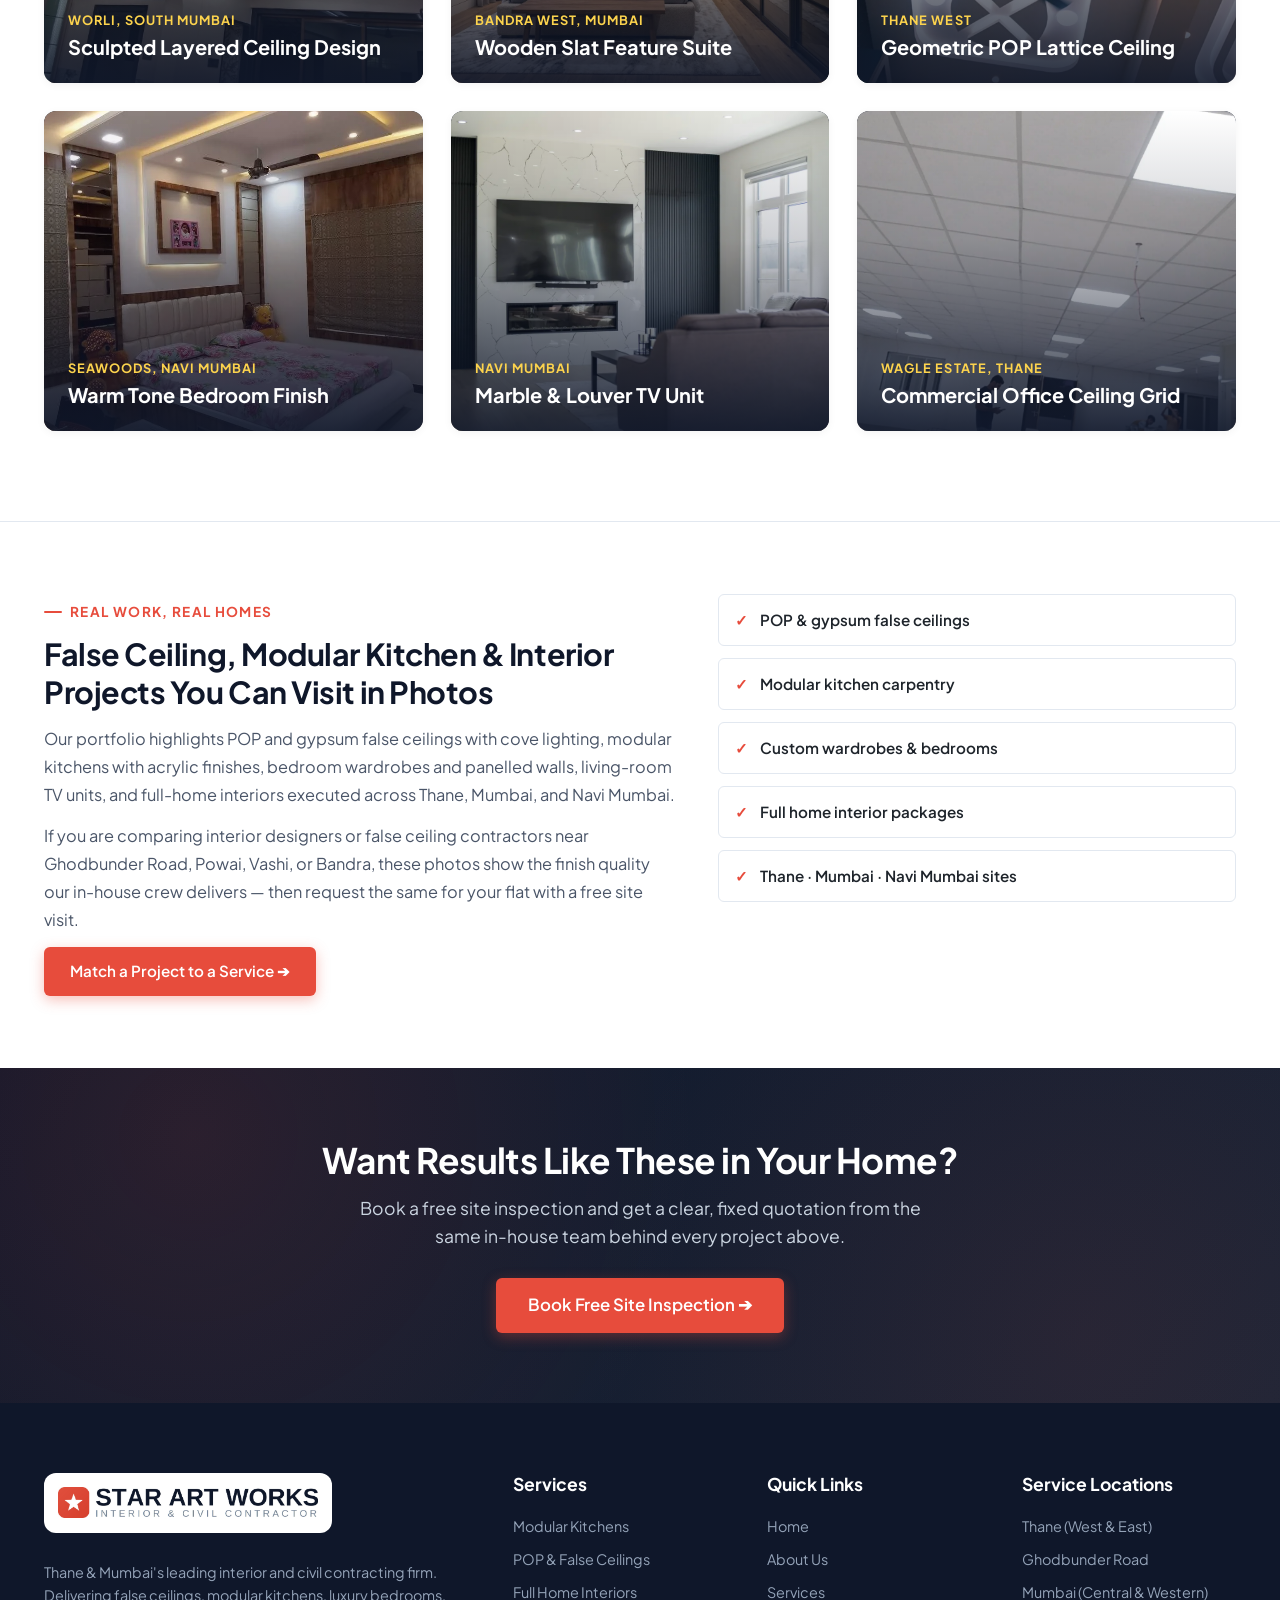
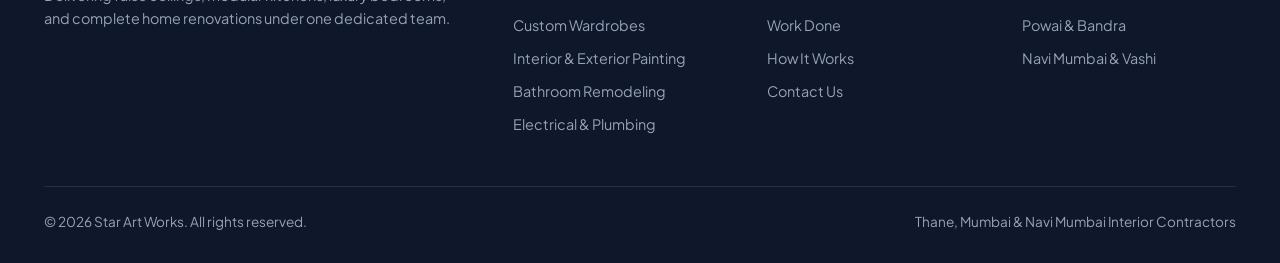
<file: portfolio/index.html>
<!DOCTYPE html>
<html lang="en-IN">

<head>
  <meta charset="UTF-8">
  <meta name="viewport" content="width=device-width, initial-scale=1.0">
  <title>Interior Portfolio Thane &amp; Mumbai | False Ceiling, Kitchen &amp; Home Projects</title>
  <meta name="description"
    content="Browse real Star Art Works projects — POP false ceilings, modular kitchens, bedrooms &amp; full home interiors across Thane, Powai, Bandra, Vashi &amp; Navi Mumbai. Book a free site visit.">
  <meta name="theme-color" content="#FFFFFF">
  <meta name="robots" content="index, follow, max-image-preview:large">
  <!-- Favicon -->
  <link rel="icon" type="image/svg+xml" href="/assets/brand-new/star-art-works-icon.svg">
  <link rel="icon" type="image/x-icon" href="/assets/brand-new/favicon.ico">
  <link rel="icon" type="image/png" sizes="32x32" href="/assets/brand-new/favicon-32x32.png">
  <link rel="icon" type="image/png" sizes="16x16" href="/assets/brand-new/favicon-16x16.png">
  <link rel="apple-touch-icon" href="/assets/brand-new/favicon-192x192.png">
  <link rel="canonical" href="https://www.starartworks.in/portfolio/">

  <link rel="preconnect" href="https://fonts.googleapis.com">
  <link rel="preconnect" href="https://fonts.gstatic.com" crossorigin>
  <link
    href="https://fonts.googleapis.com/css2?family=Plus+Jakarta+Sans:wght@400;500;600;700;800&display=swap"
    rel="stylesheet">

  <link rel="stylesheet" href="/css/styles.css">

  <!-- Open Graph / Social Media -->
  <meta property="og:type" content="website">
  <meta property="og:site_name" content="Star Art Works">
  <meta property="og:url" content="https://www.starartworks.in/portfolio/">
  <meta property="og:title" content="Interior Portfolio Thane &amp; Mumbai | False Ceiling &amp; Kitchen Projects">
  <meta property="og:description" content="Real POP false ceiling, modular kitchen &amp; full home interior projects across Thane, Powai, Bandra &amp; Navi Mumbai.">
  <meta property="og:image" content="https://www.starartworks.in/assets/images/work-cross-pattern-ceiling.webp">
  <meta property="og:locale" content="en_IN">

  <!-- Twitter Card -->
  <meta name="twitter:card" content="summary_large_image">
  <meta name="twitter:title" content="Interior Portfolio Thane &amp; Mumbai | False Ceiling &amp; Kitchen Projects">
  <meta name="twitter:description" content="Real POP false ceiling, modular kitchen &amp; full home interior projects across Thane, Powai, Bandra &amp; Navi Mumbai.">
  <meta name="twitter:image" content="https://www.starartworks.in/assets/images/work-cross-pattern-ceiling.webp">

  <!-- Structured Data: Breadcrumb -->
  <script type="application/ld+json">
  {
    "@context": "https://schema.org",
    "@type": "BreadcrumbList",
    "itemListElement": [
      {
        "@type": "ListItem",
        "position": 1,
        "name": "Home",
        "item": "https://www.starartworks.in/"
      },
      {
        "@type": "ListItem",
        "position": 2,
        "name": "Work Done",
        "item": "https://www.starartworks.in/portfolio/"
      }
    ]
  }
  </script>

  <script type="application/ld+json">
  {
    "@context": "https://schema.org",
    "@type": "CollectionPage",
    "name": "Star Art Works Interior Portfolio — Thane, Mumbai & Navi Mumbai",
    "description": "Completed POP false ceiling, modular kitchen, bedroom and full home interior projects by Star Art Works.",
    "url": "https://www.starartworks.in/portfolio/",
    "isPartOf": { "@id": "https://www.starartworks.in/#business" }
  }
  </script>
</head>

<body>

  <!-- ============ TOP ANNOUNCEMENT BAR ============ -->
  <div class="top-bar">
    <div class="wrap top-bar-wrap">
      <div class="top-bar-left">
        <a href="tel:+917738406563" class="top-bar-item">
          <svg viewBox="0 0 24 24" width="14" height="14" fill="none" stroke="currentColor" stroke-width="2">
            <path
              d="M22 16.92v3a2 2 0 0 1-2.18 2 19.79 19.79 0 0 1-8.63-3.07 19.5 19.5 0 0 1-6-6 19.79 19.79 0 0 1-3.07-8.67A2 2 0 0 1 4.11 2h3a2 2 0 0 1 2 1.72 12.84 12.84 0 0 0 .7 2.81 2 2 0 0 1-.45 2.11L8.09 9.91a16 16 0 0 0 6 6l1.27-1.27a2 2 0 0 1 2.11-.45 12.84 12.84 0 0 0 2.81.7A2 2 0 0 1 22 16.92z" />
          </svg>
          +91 77384 06563
        </a>
        <a href="tel:+919867675893" class="top-bar-item">
          <svg viewBox="0 0 24 24" width="14" height="14" fill="none" stroke="currentColor" stroke-width="2">
            <path
              d="M22 16.92v3a2 2 0 0 1-2.18 2 19.79 19.79 0 0 1-8.63-3.07 19.5 19.5 0 0 1-6-6 19.79 19.79 0 0 1-3.07-8.67A2 2 0 0 1 4.11 2h3a2 2 0 0 1 2 1.72 12.84 12.84 0 0 0 .7 2.81 2 2 0 0 1-.45 2.11L8.09 9.91a16 16 0 0 0 6 6l1.27-1.27a2 2 0 0 1 2.11-.45 12.84 12.84 0 0 0 2.81.7A2 2 0 0 1 22 16.92z" />
          </svg>
          +91 98676 75893
        </a>
      </div>

      <div class="top-bar-right">
        <div class="top-bar-social">
          <a href="https://wa.me/918318375165" target="_blank" rel="noopener" aria-label="WhatsApp">
            <svg viewBox="0 0 24 24" width="16" height="16" fill="currentColor">
              <path
                d="M17.6 6.3A8.9 8.9 0 0 0 12 4a8.9 8.9 0 0 0-7.7 13.4L3 21l3.7-1.2A8.9 8.9 0 0 0 12 21a8.9 8.9 0 0 0 5.6-15.7ZM12 19.3a7.3 7.3 0 0 1-3.9-1.1l-.3-.2-2.3.7.7-2.2-.2-.3A7.3 7.3 0 1 1 19.3 12 7.3 7.3 0 0 1 12 19.3Zm4-5.4c-.2-.1-1.3-.6-1.5-.7s-.4-.1-.5.1-.5.7-.7.8-.3.1-.5 0a6 6 0 0 1-1.8-1.1 6.8 6.8 0 0 1-1.2-1.5c-.1-.2 0-.3.1-.4l.3-.4.2-.3a.5.5 0 0 0 0-.4c0-.1-.5-1.3-.7-1.7s-.4-.4-.5-.4h-.4a.9.9 0 0 0-.6.3 2.6 2.6 0 0 0-.8 1.9c0 1.1.8 2.2 1 2.4s1.6 2.5 3.9 3.4a13 13 0 0 0 1.3.5 3.1 3.1 0 0 0 1.4.1 2.3 2.3 0 0 0 1.5-1.1c.2-.3.2-.2-.4-.3Z" />
            </svg>
          </a>
          <a href="https://instagram.com/starart_works" target="_blank" rel="noopener" aria-label="Instagram">
            <svg viewBox="0 0 24 24" width="16" height="16" fill="none" stroke="currentColor" stroke-width="2">
              <rect x="2" y="2" width="20" height="20" rx="5" ry="5" />
              <path d="M16 11.37A4 4 0 1 1 12.63 8 4 4 0 0 1 16 11.37z" />
              <line x1="17.5" y1="6.5" x2="17.51" y2="6.5" />
            </svg>
          </a>
        </div>
      </div>
    </div>
  </div>

  <!-- ============ WHITE STICKY HEADER ============ -->
  <header>
    <div class="wrap nav-wrap">
      <a href="/" class="brand-logo-link" aria-label="Star Art Works Home">
        <img src="/assets/brand-new/star-art-works-logo.jpg" alt="Star Art Works — Interior &amp; Civil Contractor" class="brand-logo" width="597" height="72">
      </a>

      <ul class="nav-menu" id="navMenu">
        <li><a href="/" class="nav-link">Home</a></li>
        <li><a href="/about/" class="nav-link">About Us</a></li>
        <li><a href="/services/" class="nav-link">Services</a></li>
        <li><a href="/portfolio/" class="nav-link active">Work Done</a></li>
        <li><a href="/how-it-works/" class="nav-link">How It Works</a></li>
        <li><a href="/contact/" class="nav-link">Contact</a></li>
      </ul>

      <div class="nav-actions">
        <a href="/contact/" class="btn btn-primary"><span class="quote-btn-prefix">Get Free </span>Quote</a>
        <button type="button" class="mobile-toggle" id="mobileToggle" aria-label="Toggle menu" aria-expanded="false">☰</button>
      </div>
    </div>
  </header>

  <main>
    <!-- PAGE BREADCRUMB HEADER -->
    <section class="page-header-banner">
      <div class="wrap">
        <div class="breadcrumb-nav">
          <a href="/">Home</a> <span>/</span> <span>Work Done</span>
        </div>
        <h1 class="page-title">Completed Interior Projects Across Thane, Mumbai &amp; Navi Mumbai</h1>
        <p class="page-lead">Real photos from Star Art Works site executions — POP false ceilings, modular kitchens, bedrooms, TV units, and full home interiors delivered by our in-house team in Thane, Powai, Bandra, Vashi, Kharghar, and Navi Mumbai. Explore each project, then view our <a href="/services/">interior services</a> or <a href="/contact/">request a free site visit</a>.</p>
      </div>
    </section>

    <!-- PORTFOLIO GALLERY SECTION -->
    <section class="projects-section">
      <div class="wrap">
        <div class="gallery-filters">
          <button class="filter-btn active" data-filter="all">All Projects</button>
          <button class="filter-btn" data-filter="living">Living Rooms</button>
          <button class="filter-btn" data-filter="kitchen">Modular Kitchens</button>
          <button class="filter-btn" data-filter="bedroom">Bedrooms</button>
          <button class="filter-btn" data-filter="ceiling">Ceilings &amp; POP</button>
        </div>

        <div class="projects-grid">

          <div class="project-card" data-category="living">
            <img src="/assets/images/hero-1.webp" alt="Modern living room interior renovation Hiranandani Estate Thane" width="1024" height="1024" loading="lazy" decoding="async">
            <div class="project-overlay">
              <span class="project-location">Hiranandani Estate, Thane</span>
              <h3 class="project-title">Modern Minimalist 2BHK Lounge</h3>
            </div>
          </div>

          <div class="project-card" data-category="kitchen">
            <img src="/assets/images/hero-2.webp" alt="Dual-tone acrylic modular kitchen Powai Mumbai" width="1024" height="1024" loading="lazy" decoding="async">
            <div class="project-overlay">
              <span class="project-location">Powai, Mumbai</span>
              <h3 class="project-title">Dual-Tone Acrylic Parallel Kitchen</h3>
            </div>
          </div>

          <div class="project-card" data-category="ceiling">
            <img src="/assets/images/work-01-lounge-ceiling.webp" alt="Curved POP ceiling with cove glow" width="736" height="736" loading="lazy" decoding="async">
            <div class="project-overlay">
              <span class="project-location">Majiwada, Thane</span>
              <h3 class="project-title">Curved POP Ceiling with Cove Glow</h3>
            </div>
          </div>

          <div class="project-card" data-category="ceiling">
            <img src="/assets/images/work-foyer-ceiling.webp" alt="Passage cove ceiling lighting" width="1200" height="1600" loading="lazy" decoding="async">
            <div class="project-overlay">
              <span class="project-location">Kharghar, Navi Mumbai</span>
              <h3 class="project-title">Passage Cove Ceiling Lighting</h3>
            </div>
          </div>

          <div class="project-card" data-category="ceiling">
            <img src="/assets/images/work-living-ceiling-ac.webp" alt="Soft ambient cove ceiling" width="1200" height="1600" loading="lazy" decoding="async">
            <div class="project-overlay">
              <span class="project-location">Ghodbunder Road, Thane</span>
              <h3 class="project-title">Soft Ambient Cove Ceiling</h3>
            </div>
          </div>

          <div class="project-card" data-category="ceiling">
            <img src="/assets/images/hero-3.webp" alt="Clean minimal false ceiling living room" width="1024" height="1024" loading="lazy" decoding="async">
            <div class="project-overlay">
              <span class="project-location">Vashi, Navi Mumbai</span>
              <h3 class="project-title">Clean Minimal False Ceiling</h3>
            </div>
          </div>

          <div class="project-card" data-category="ceiling">
            <img src="/assets/images/work-multitier-cove-ceiling.webp" alt="Sculpted layered ceiling design" width="1200" height="1600" loading="lazy" decoding="async">
            <div class="project-overlay">
              <span class="project-location">Worli, South Mumbai</span>
              <h3 class="project-title">Sculpted Layered Ceiling Design</h3>
            </div>
          </div>

          <div class="project-card" data-category="bedroom">
            <img src="/assets/images/hero-4.webp" alt="Bedroom with wooden slat feature wall" width="1024" height="1024" loading="lazy" decoding="async">
            <div class="project-overlay">
              <span class="project-location">Bandra West, Mumbai</span>
              <h3 class="project-title">Wooden Slat Feature Suite</h3>
            </div>
          </div>

          <div class="project-card" data-category="ceiling">
            <img src="/assets/images/work-cross-pattern-ceiling.webp" alt="Geometric POP lattice ceiling" width="1200" height="1599" loading="lazy" decoding="async">
            <div class="project-overlay">
              <span class="project-location">Thane West</span>
              <h3 class="project-title">Geometric POP Lattice Ceiling</h3>
            </div>
          </div>

          <div class="project-card" data-category="bedroom">
            <img src="/assets/images/work-11-panelled-bedroom.webp" alt="Warm tone bedroom finish" width="720" height="960" loading="lazy" decoding="async">
            <div class="project-overlay">
              <span class="project-location">Seawoods, Navi Mumbai</span>
              <h3 class="project-title">Warm Tone Bedroom Finish</h3>
            </div>
          </div>

          <div class="project-card" data-category="living">
            <img src="/assets/images/work-05-living-space.webp" alt="Marble and louver TV unit" width="1200" height="800" loading="lazy" decoding="async">
            <div class="project-overlay">
              <span class="project-location">Navi Mumbai</span>
              <h3 class="project-title">Marble &amp; Louver TV Unit</h3>
            </div>
          </div>

          <div class="project-card" data-category="ceiling">
            <img src="/assets/images/work-commercial-office-ceiling.webp" alt="Commercial office ceiling" width="1200" height="1600" loading="lazy" decoding="async">
            <div class="project-overlay">
              <span class="project-location">Wagle Estate, Thane</span>
              <h3 class="project-title">Commercial Office Ceiling Grid</h3>
            </div>
          </div>

        </div>
      </div>
    </section>

    <section class="seo-band">
      <div class="wrap seo-band-grid">
        <div>
          <span class="eyebrow">Real Work, Real Homes</span>
          <h2>False Ceiling, Modular Kitchen &amp; Interior Projects You Can Visit in Photos</h2>
          <p>Our portfolio highlights POP and gypsum false ceilings with cove lighting, modular kitchens with acrylic finishes, bedroom wardrobes and panelled walls, living-room TV units, and full-home interiors executed across Thane, Mumbai, and Navi Mumbai.</p>
          <p>If you are comparing interior designers or false ceiling contractors near Ghodbunder Road, Powai, Vashi, or Bandra, these photos show the finish quality our in-house crew delivers — then request the same for your flat with a <a href="/contact/">free site visit</a>.</p>
          <a href="/services/" class="btn btn-primary">Match a Project to a Service ➔</a>
        </div>
        <ul class="seo-checklist">
          <li><span>✓</span> <a href="/services/#false-ceilings">POP &amp; gypsum false ceilings</a></li>
          <li><span>✓</span> <a href="/services/#modular-kitchens">Modular kitchen carpentry</a></li>
          <li><span>✓</span> <a href="/services/#wardrobes">Custom wardrobes &amp; bedrooms</a></li>
          <li><span>✓</span> <a href="/services/#full-home-interiors">Full home interior packages</a></li>
          <li><span>✓</span> Thane · Mumbai · Navi Mumbai sites</li>
        </ul>
      </div>
    </section>

    <!-- CALL TO ACTION BANNER -->
    <section class="cta-banner">
      <div class="wrap">
        <h2>Want Results Like These in Your Home?</h2>
        <p>Book a free site inspection and get a clear, fixed quotation from the same in-house team behind every project above.</p>
        <a href="/contact/" class="btn btn-primary">Book Free Site Inspection ➔</a>
      </div>
    </section>
  </main>

  <!-- ============ BACK TO TOP BUTTON ============ -->
  <a href="#top" id="backToTop" class="floating-top" aria-label="Back to Top">
    <svg viewBox="0 0 24 24" width="22" height="22" fill="none" stroke="currentColor" stroke-width="2.5" stroke-linecap="round" stroke-linejoin="round">
      <path d="M18 15l-6-6-6 6"/>
    </svg>
  </a>

  <!-- ============ FLOATING WHATSAPP BUTTON ============ -->
  <a href="https://wa.me/918318375165?text=Hi%20Star%20Art%20Works,%20I%20am%20interested%20in%20home%20interior%20renovation."
    target="_blank" rel="noopener" class="floating-whatsapp" aria-label="Chat on WhatsApp">
    <svg viewBox="0 0 24 24" width="32" height="32" fill="currentColor">
      <path
        d="M17.6 6.3A8.9 8.9 0 0 0 12 4a8.9 8.9 0 0 0-7.7 13.4L3 21l3.7-1.2A8.9 8.9 0 0 0 12 21a8.9 8.9 0 0 0 5.6-15.7ZM12 19.3a7.3 7.3 0 0 1-3.9-1.1l-.3-.2-2.3.7.7-2.2-.2-.3A7.3 7.3 0 1 1 19.3 12 7.3 7.3 0 0 1 12 19.3Zm4-5.4c-.2-.1-1.3-.6-1.5-.7s-.4-.1-.5.1-.5.7-.7.8-.3.1-.5 0a6 6 0 0 1-1.8-1.1 6.8 6.8 0 0 1-1.2-1.5c-.1-.2 0-.3.1-.4l.3-.4.2-.3a.5.5 0 0 0 0-.4c0-.1-.5-1.3-.7-1.7s-.4-.4-.5-.4h-.4a.9.9 0 0 0-.6.3 2.6 2.6 0 0 0-.8 1.9c0 1.1.8 2.2 1 2.4s1.6 2.5 3.9 3.4a13 13 0 0 0 1.3.5 3.1 3.1 0 0 0 1.4.1 2.3 2.3 0 0 0 1.5-1.1c.2-.3.2-.2-.4-.3Z" />
    </svg>
  </a>

  <!-- ============ FOOTER ============ -->
  <footer>
    <div class="wrap">
      <div class="footer-grid">
        <div class="footer-col">
          <a href="/" class="footer-brand" aria-label="Star Art Works Home">
            <img src="/assets/brand-new/star-art-works-logo.jpg" alt="Star Art Works — Interior &amp; Civil Contractor" class="brand-logo" width="597" height="72">
          </a>
          <p>Thane &amp; Mumbai's leading interior and civil contracting firm. Delivering false ceilings, modular
            kitchens, luxury bedrooms, and complete home renovations under one dedicated team.</p>
        </div>

        <div class="footer-col">
          <h4>Services</h4>
          <ul class="footer-links">
            <li><a href="/services/#modular-kitchens">Modular Kitchens</a></li>
            <li><a href="/services/#false-ceilings">POP &amp; False Ceilings</a></li>
            <li><a href="/services/#full-home-interiors">Full Home Interiors</a></li>
            <li><a href="/services/#wardrobes">Custom Wardrobes</a></li>
            <li><a href="/services/#painting">Interior &amp; Exterior Painting</a></li>
            <li><a href="/services/#bathroom-remodeling">Bathroom Remodeling</a></li>
            <li><a href="/services/#electrical-ac">Electrical &amp; Plumbing</a></li>
          </ul>
        </div>

        <div class="footer-col">
          <h4>Quick Links</h4>
          <ul class="footer-links">
            <li><a href="/">Home</a></li>
            <li><a href="/about/">About Us</a></li>
            <li><a href="/services/">Services</a></li>
            <li><a href="/portfolio/">Work Done</a></li>
            <li><a href="/how-it-works/">How It Works</a></li>
            <li><a href="/contact/">Contact Us</a></li>
          </ul>
        </div>

        <div class="footer-col">
          <h4>Service Locations</h4>
          <ul class="footer-links">
            <li>Thane (West &amp; East)</li>
            <li>Ghodbunder Road</li>
            <li>Mumbai (Central &amp; Western)</li>
            <li>Powai &amp; Bandra</li>
            <li>Navi Mumbai &amp; Vashi</li>
          </ul>
        </div>
      </div>

      <div class="footer-bottom">
        <p>© 2026 Star Art Works. All rights reserved.</p>
        <p>Thane, Mumbai &amp; Navi Mumbai Interior Contractors</p>
      </div>
    </div>
  </footer>

  <script src="/js/script.js" defer></script>
</body>

</html>
</file>
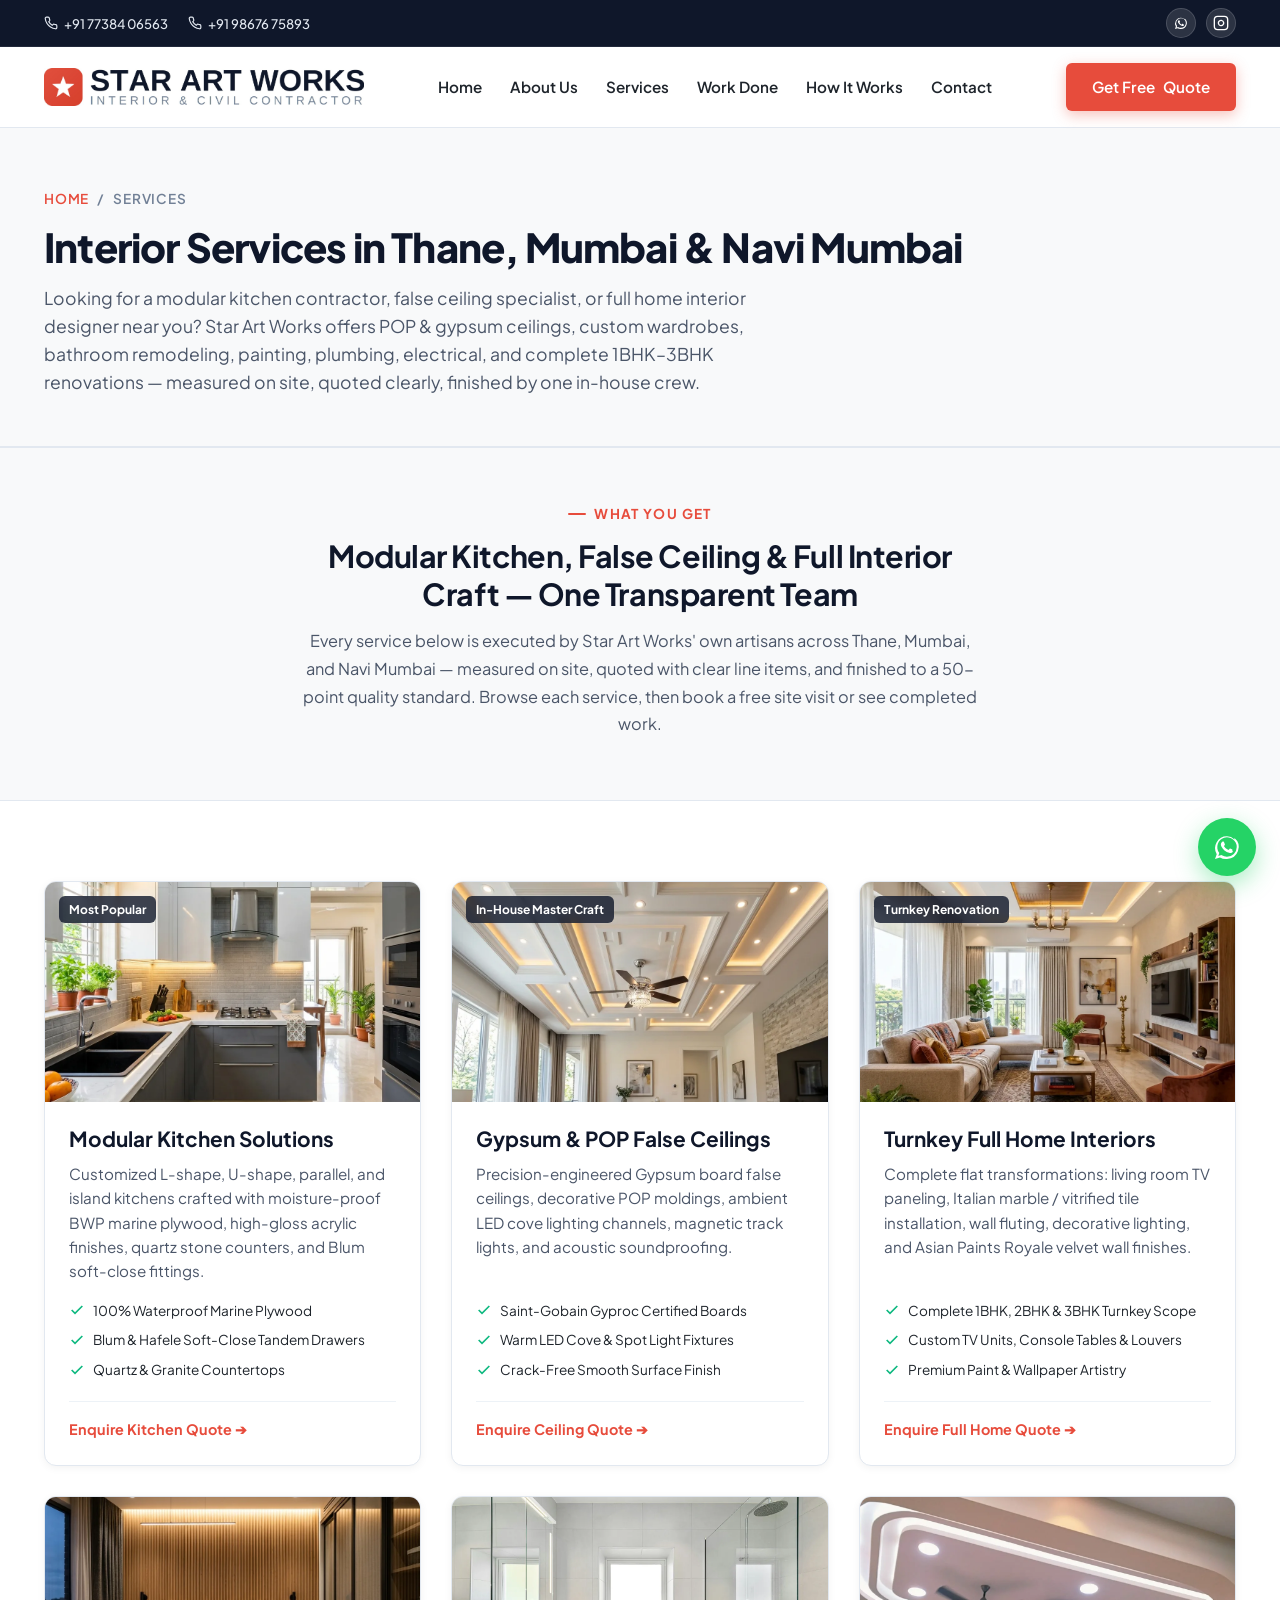
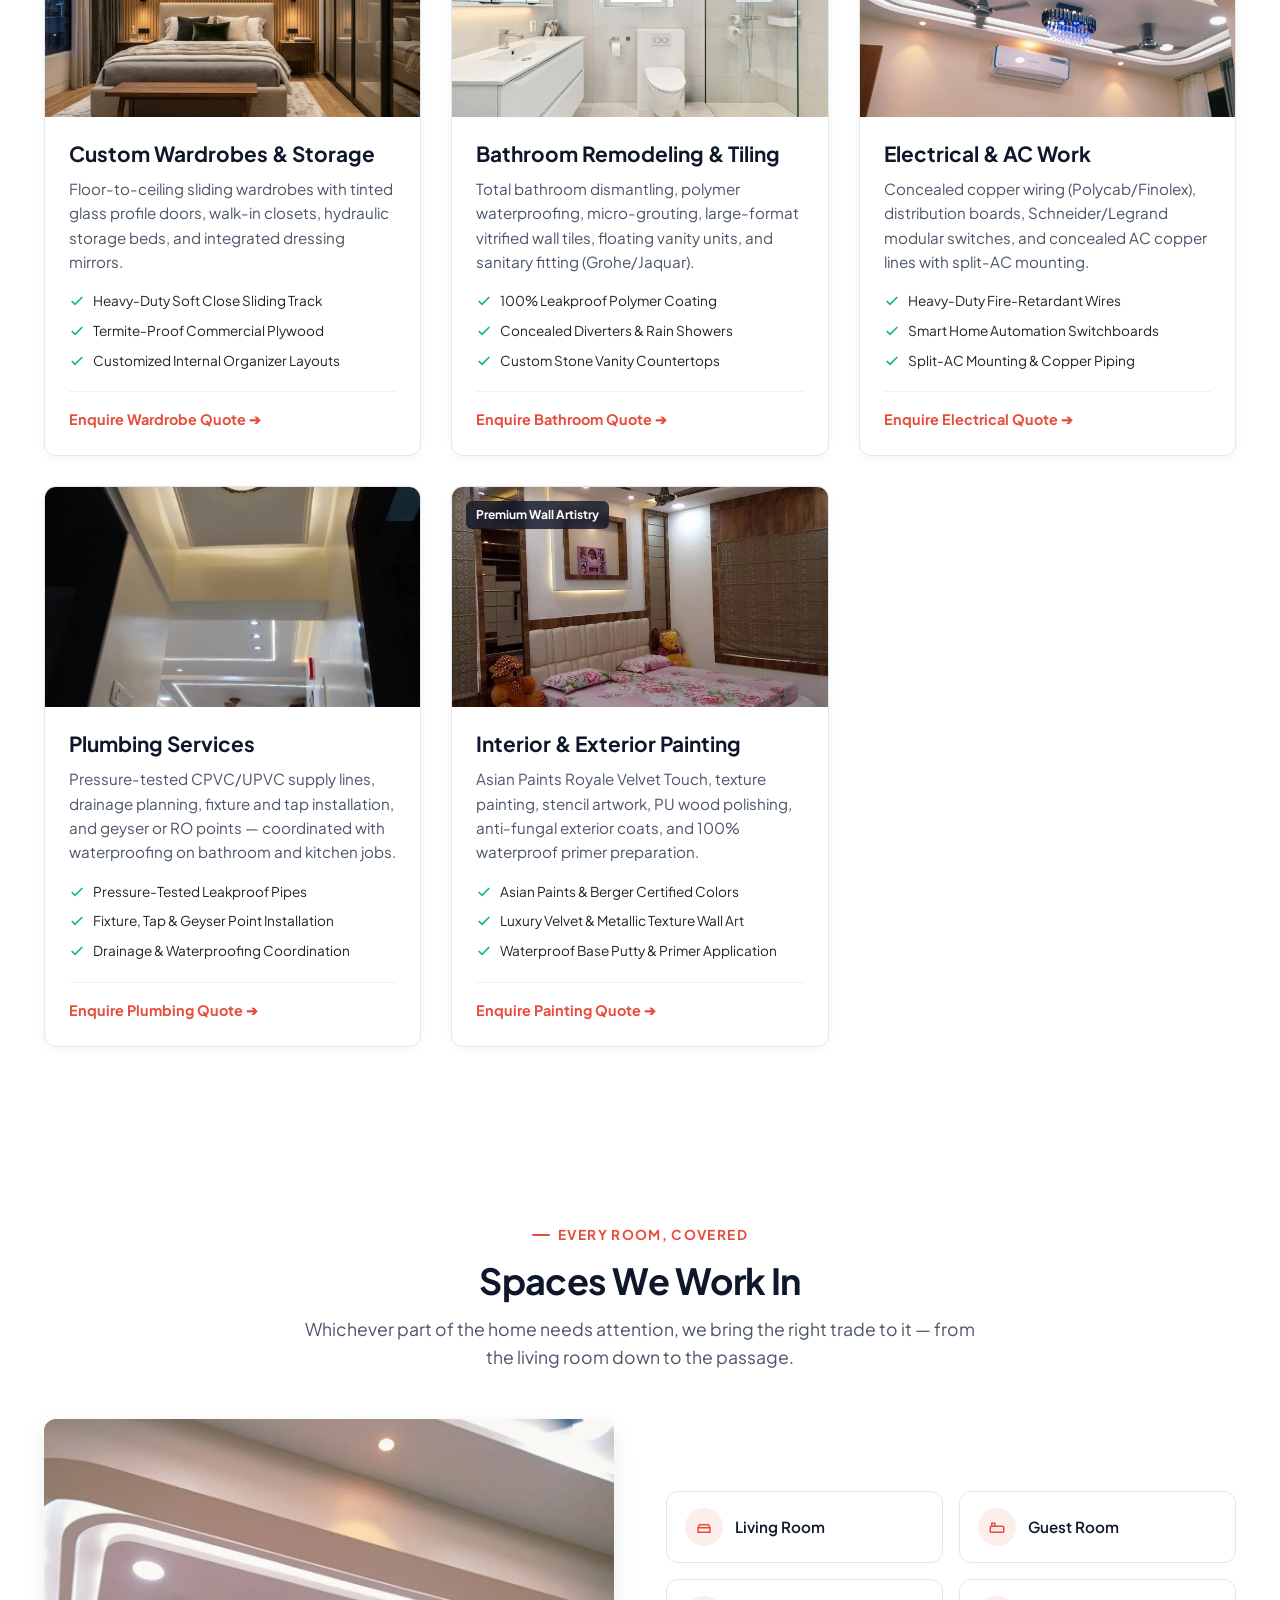
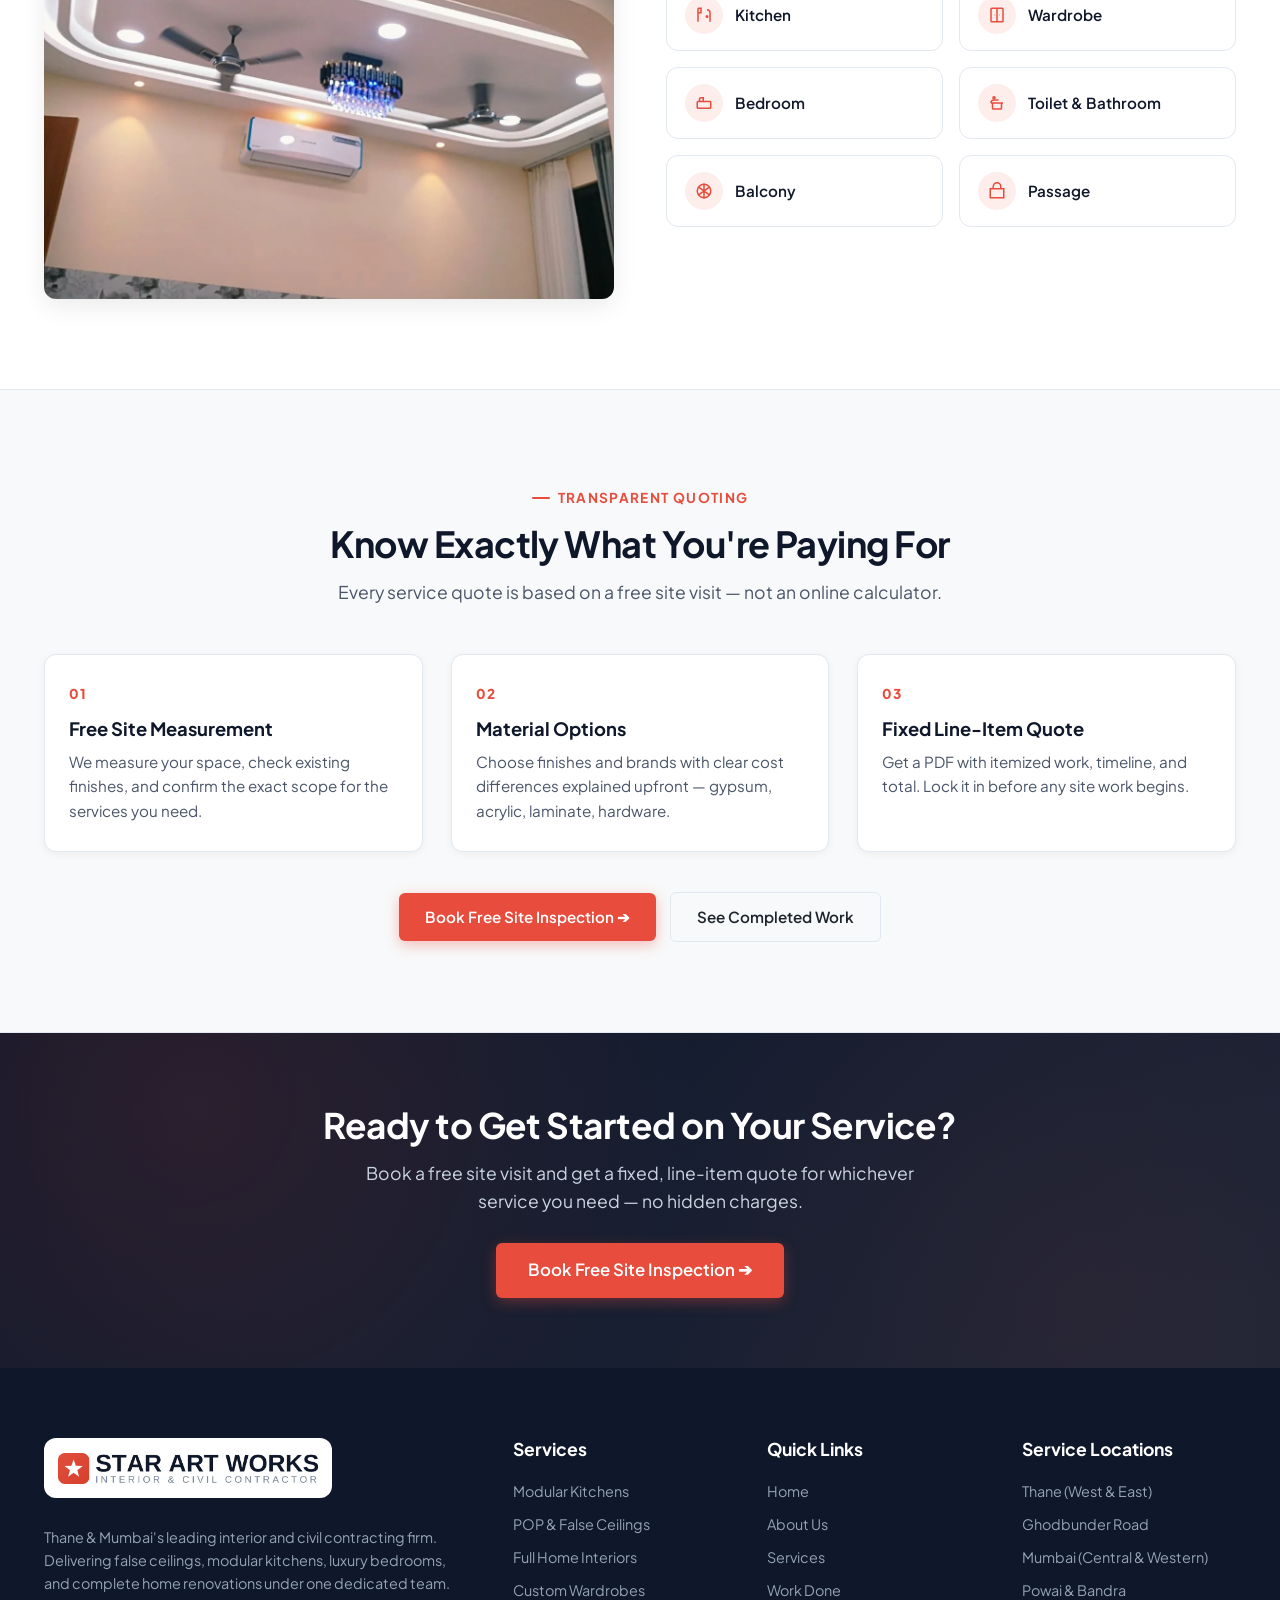
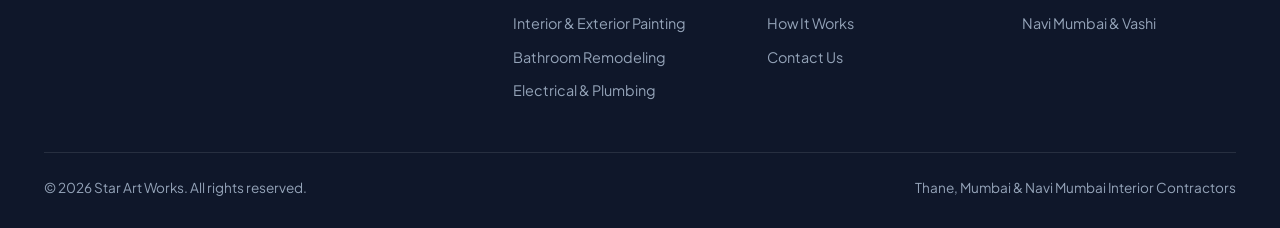
<file: services/index.html>
<!DOCTYPE html>
<html lang="en-IN">

<head>
  <meta charset="UTF-8">
  <meta name="viewport" content="width=device-width, initial-scale=1.0">
  <title>Interior Services in Thane &amp; Mumbai | Modular Kitchen, False Ceiling</title>
  <meta name="description"
    content="Modular kitchen, POP false ceiling, wardrobe, bathroom remodeling, painting, plumbing &amp; electrical services in Thane, Mumbai &amp; Navi Mumbai. Free site visit and clear quotation.">
  <meta name="theme-color" content="#FFFFFF">
  <meta name="robots" content="index, follow, max-image-preview:large">
  <link rel="canonical" href="https://www.starartworks.in/services/">

  <!-- Favicon -->
  <link rel="icon" type="image/svg+xml" href="/assets/brand-new/star-art-works-icon.svg">
  <link rel="icon" type="image/x-icon" href="/assets/brand-new/favicon.ico">
  <link rel="icon" type="image/png" sizes="32x32" href="/assets/brand-new/favicon-32x32.png">
  <link rel="icon" type="image/png" sizes="16x16" href="/assets/brand-new/favicon-16x16.png">
  <link rel="apple-touch-icon" href="/assets/brand-new/favicon-192x192.png">
  <link rel="preconnect" href="https://fonts.googleapis.com">
  <link rel="preconnect" href="https://fonts.gstatic.com" crossorigin>
  <link
    href="https://fonts.googleapis.com/css2?family=Plus+Jakarta+Sans:wght@400;500;600;700;800&display=swap"
    rel="stylesheet">

  <link rel="stylesheet" href="/css/styles.css">

  <!-- Open Graph / Social Media -->
  <meta property="og:type" content="website">
  <meta property="og:site_name" content="Star Art Works">
  <meta property="og:url" content="https://www.starartworks.in/services/">
  <meta property="og:title" content="Interior Services in Thane &amp; Mumbai | Modular Kitchen, False Ceiling">
  <meta property="og:description" content="Modular kitchen, POP false ceiling, wardrobe, bathroom, painting, plumbing &amp; full home renovation by Star Art Works in Thane, Mumbai &amp; Navi Mumbai.">
  <meta property="og:image" content="https://www.starartworks.in/assets/images/hero-2.webp">
  <meta property="og:locale" content="en_IN">

  <!-- Twitter Card -->
  <meta name="twitter:card" content="summary_large_image">
  <meta name="twitter:title" content="Interior Services in Thane &amp; Mumbai | Modular Kitchen, False Ceiling">
  <meta name="twitter:description" content="Modular kitchen, POP false ceiling, wardrobe, bathroom, painting, plumbing &amp; full home renovation in Thane, Mumbai &amp; Navi Mumbai.">
  <meta name="twitter:image" content="https://www.starartworks.in/assets/images/hero-2.webp">

  <!-- Structured Data: Breadcrumb -->
  <script type="application/ld+json">
  {
    "@context": "https://schema.org",
    "@type": "BreadcrumbList",
    "itemListElement": [
      {
        "@type": "ListItem",
        "position": 1,
        "name": "Home",
        "item": "https://www.starartworks.in/"
      },
      {
        "@type": "ListItem",
        "position": 2,
        "name": "Services",
        "item": "https://www.starartworks.in/services/"
      }
    ]
  }
  </script>

  <!-- Structured Data: Services offered (helps Google understand and
       surface each individual service, not just the page as a whole) -->
  <script type="application/ld+json">
  {
    "@context": "https://schema.org",
    "@type": "ItemList",
    "itemListElement": [
      { "@type": "Service", "position": 1, "name": "Modular Kitchen Solutions", "provider": { "@id": "https://www.starartworks.in/#business" }, "areaServed": ["Thane", "Mumbai", "Navi Mumbai"] },
      { "@type": "Service", "position": 2, "name": "Gypsum & POP False Ceilings", "provider": { "@id": "https://www.starartworks.in/#business" }, "areaServed": ["Thane", "Mumbai", "Navi Mumbai"] },
      { "@type": "Service", "position": 3, "name": "Turnkey Full Home Interiors", "provider": { "@id": "https://www.starartworks.in/#business" }, "areaServed": ["Thane", "Mumbai", "Navi Mumbai"] },
      { "@type": "Service", "position": 4, "name": "Custom Wardrobes & Storage", "provider": { "@id": "https://www.starartworks.in/#business" }, "areaServed": ["Thane", "Mumbai", "Navi Mumbai"] },
      { "@type": "Service", "position": 5, "name": "Bathroom Remodeling & Tiling", "provider": { "@id": "https://www.starartworks.in/#business" }, "areaServed": ["Thane", "Mumbai", "Navi Mumbai"] },
      { "@type": "Service", "position": 6, "name": "Electrical & AC Work", "provider": { "@id": "https://www.starartworks.in/#business" }, "areaServed": ["Thane", "Mumbai", "Navi Mumbai"] },
      { "@type": "Service", "position": 7, "name": "Plumbing Services", "provider": { "@id": "https://www.starartworks.in/#business" }, "areaServed": ["Thane", "Mumbai", "Navi Mumbai"] },
      { "@type": "Service", "position": 8, "name": "Interior & Exterior Painting", "provider": { "@id": "https://www.starartworks.in/#business" }, "areaServed": ["Thane", "Mumbai", "Navi Mumbai"] }
    ]
  }
  </script>
</head>

<body>

  <!-- ============ TOP ANNOUNCEMENT BAR ============ -->
  <div class="top-bar">
    <div class="wrap top-bar-wrap">
      <div class="top-bar-left">
        <a href="tel:+917738406563" class="top-bar-item">
          <svg viewBox="0 0 24 24" width="14" height="14" fill="none" stroke="currentColor" stroke-width="2">
            <path
              d="M22 16.92v3a2 2 0 0 1-2.18 2 19.79 19.79 0 0 1-8.63-3.07 19.5 19.5 0 0 1-6-6 19.79 19.79 0 0 1-3.07-8.67A2 2 0 0 1 4.11 2h3a2 2 0 0 1 2 1.72 12.84 12.84 0 0 0 .7 2.81 2 2 0 0 1-.45 2.11L8.09 9.91a16 16 0 0 0 6 6l1.27-1.27a2 2 0 0 1 2.11-.45 12.84 12.84 0 0 0 2.81.7A2 2 0 0 1 22 16.92z" />
          </svg>
          +91 77384 06563
        </a>
        <a href="tel:+919867675893" class="top-bar-item">
          <svg viewBox="0 0 24 24" width="14" height="14" fill="none" stroke="currentColor" stroke-width="2">
            <path
              d="M22 16.92v3a2 2 0 0 1-2.18 2 19.79 19.79 0 0 1-8.63-3.07 19.5 19.5 0 0 1-6-6 19.79 19.79 0 0 1-3.07-8.67A2 2 0 0 1 4.11 2h3a2 2 0 0 1 2 1.72 12.84 12.84 0 0 0 .7 2.81 2 2 0 0 1-.45 2.11L8.09 9.91a16 16 0 0 0 6 6l1.27-1.27a2 2 0 0 1 2.11-.45 12.84 12.84 0 0 0 2.81.7A2 2 0 0 1 22 16.92z" />
          </svg>
          +91 98676 75893
        </a>
      </div>

      <div class="top-bar-right">
        <div class="top-bar-social">
          <a href="https://wa.me/918318375165" target="_blank" rel="noopener" aria-label="WhatsApp">
            <svg viewBox="0 0 24 24" width="16" height="16" fill="currentColor">
              <path
                d="M17.6 6.3A8.9 8.9 0 0 0 12 4a8.9 8.9 0 0 0-7.7 13.4L3 21l3.7-1.2A8.9 8.9 0 0 0 12 21a8.9 8.9 0 0 0 5.6-15.7ZM12 19.3a7.3 7.3 0 0 1-3.9-1.1l-.3-.2-2.3.7.7-2.2-.2-.3A7.3 7.3 0 1 1 19.3 12 7.3 7.3 0 0 1 12 19.3Zm4-5.4c-.2-.1-1.3-.6-1.5-.7s-.4-.1-.5.1-.5.7-.7.8-.3.1-.5 0a6 6 0 0 1-1.8-1.1 6.8 6.8 0 0 1-1.2-1.5c-.1-.2 0-.3.1-.4l.3-.4.2-.3a.5.5 0 0 0 0-.4c0-.1-.5-1.3-.7-1.7s-.4-.4-.5-.4h-.4a.9.9 0 0 0-.6.3 2.6 2.6 0 0 0-.8 1.9c0 1.1.8 2.2 1 2.4s1.6 2.5 3.9 3.4a13 13 0 0 0 1.3.5 3.1 3.1 0 0 0 1.4.1 2.3 2.3 0 0 0 1.5-1.1c.2-.3.2-.2-.4-.3Z" />
            </svg>
          </a>
          <a href="https://instagram.com/starart_works" target="_blank" rel="noopener" aria-label="Instagram">
            <svg viewBox="0 0 24 24" width="16" height="16" fill="none" stroke="currentColor" stroke-width="2">
              <rect x="2" y="2" width="20" height="20" rx="5" ry="5" />
              <path d="M16 11.37A4 4 0 1 1 12.63 8 4 4 0 0 1 16 11.37z" />
              <line x1="17.5" y1="6.5" x2="17.51" y2="6.5" />
            </svg>
          </a>
        </div>
      </div>
    </div>
  </div>

  <!-- ============ WHITE STICKY HEADER ============ -->
  <header>
    <div class="wrap nav-wrap">
      <a href="/" class="brand-logo-link" aria-label="Star Art Works Home">
        <img src="/assets/brand-new/star-art-works-logo.jpg" alt="Star Art Works — Interior &amp; Civil Contractor" class="brand-logo" width="597" height="72">
      </a>

      <ul class="nav-menu" id="navMenu">
        <li><a href="/" class="nav-link">Home</a></li>
        <li><a href="/about/" class="nav-link">About Us</a></li>
        <li><a href="/services/" class="nav-link active">Services</a></li>
        <li><a href="/portfolio/" class="nav-link">Work Done</a></li>
        <li><a href="/how-it-works/" class="nav-link">How It Works</a></li>
        <li><a href="/contact/" class="nav-link">Contact</a></li>
      </ul>

      <div class="nav-actions">
        <a href="/contact/" class="btn btn-primary"><span class="quote-btn-prefix">Get Free </span>Quote</a>
        <button type="button" class="mobile-toggle" id="mobileToggle" aria-label="Toggle menu" aria-expanded="false">☰</button>
      </div>
    </div>
  </header>

  <main>
    <!-- PAGE BREADCRUMB HEADER -->
    <section class="page-header-banner">
      <div class="wrap">
        <div class="breadcrumb-nav">
          <a href="/">Home</a> <span>/</span> <span>Services</span>
        </div>
        <h1 class="page-title">Interior Services in Thane, Mumbai &amp; Navi Mumbai</h1>
        <p class="page-lead">Looking for a modular kitchen contractor, false ceiling specialist, or full home interior designer near you? Star Art Works offers POP &amp; gypsum ceilings, custom wardrobes, bathroom remodeling, painting, plumbing, electrical, and complete 1BHK–3BHK renovations — measured on site, quoted clearly, finished by one in-house crew.</p>
      </div>
    </section>

    <section class="seo-band seo-band--alt" style="padding:48px 0; border-bottom:1px solid var(--border-light);">
      <div class="wrap">
        <div class="section-head" style="margin-bottom:0;">
          <span class="eyebrow">What You Get</span>
          <h2>Modular Kitchen, False Ceiling &amp; Full Interior Craft — One Transparent Team</h2>
          <p>Every service below is executed by Star Art Works' own artisans across Thane, Mumbai, and Navi Mumbai — measured on site, quoted with clear line items, and finished to a 50-point quality standard. Browse each service, then <a href="/contact/">book a free site visit</a> or see <a href="/portfolio/">completed work</a>.</p>
        </div>
      </div>
    </section>

    <!-- SERVICES DETAILED LIST SECTION -->
    <section style="padding: 80px 0; background:#FFFFFF;">
      <div class="wrap">
        <div class="services-grid">

          <div class="service-card" id="modular-kitchens">
            <div class="service-img-wrap">
              <img src="/assets/images/hero-2.webp" alt="Modular kitchen design and installation in Thane Mumbai" width="1024" height="1024" loading="lazy" decoding="async">
              <span class="service-tag">Most Popular</span>
            </div>
            <div class="service-body">
              <h3>Modular Kitchen Solutions</h3>
              <p>Customized L-shape, U-shape, parallel, and island kitchens crafted with moisture-proof BWP marine
                plywood, high-gloss acrylic finishes, quartz stone counters, and Blum soft-close fittings.</p>
              <ul class="service-features">
                <li><svg viewBox="0 0 24 24" width="16" height="16" fill="none" stroke="currentColor"
                    stroke-width="2.5">
                    <polyline points="20 6 9 17 4 12" />
                  </svg> 100% Waterproof Marine Plywood</li>
                <li><svg viewBox="0 0 24 24" width="16" height="16" fill="none" stroke="currentColor"
                    stroke-width="2.5">
                    <polyline points="20 6 9 17 4 12" />
                  </svg> Blum &amp; Hafele Soft-Close Tandem Drawers</li>
                <li><svg viewBox="0 0 24 24" width="16" height="16" fill="none" stroke="currentColor"
                    stroke-width="2.5">
                    <polyline points="20 6 9 17 4 12" />
                  </svg> Quartz &amp; Granite Countertops</li>
              </ul>
              <div class="service-footer">
                <a href="/contact/" class="service-link">Enquire Kitchen Quote ➔</a>
              </div>
            </div>
          </div>

          <div class="service-card" id="false-ceilings">
            <div class="service-img-wrap">
              <img src="/assets/images/hero-3.webp" alt="POP gypsum false ceiling with LED cove lighting" width="1024" height="1024" loading="lazy" decoding="async">
              <span class="service-tag">In-House Master Craft</span>
            </div>
            <div class="service-body">
              <h3>Gypsum &amp; POP False Ceilings</h3>
              <p>Precision-engineered Gypsum board false ceilings, decorative POP moldings, ambient LED cove lighting
                channels, magnetic track lights, and acoustic soundproofing.</p>
              <ul class="service-features">
                <li><svg viewBox="0 0 24 24" width="16" height="16" fill="none" stroke="currentColor"
                    stroke-width="2.5">
                    <polyline points="20 6 9 17 4 12" />
                  </svg> Saint-Gobain Gyproc Certified Boards</li>
                <li><svg viewBox="0 0 24 24" width="16" height="16" fill="none" stroke="currentColor"
                    stroke-width="2.5">
                    <polyline points="20 6 9 17 4 12" />
                  </svg> Warm LED Cove &amp; Spot Light Fixtures</li>
                <li><svg viewBox="0 0 24 24" width="16" height="16" fill="none" stroke="currentColor"
                    stroke-width="2.5">
                    <polyline points="20 6 9 17 4 12" />
                  </svg> Crack-Free Smooth Surface Finish</li>
              </ul>
              <div class="service-footer">
                <a href="/contact/" class="service-link">Enquire Ceiling Quote ➔</a>
              </div>
            </div>
          </div>

          <div class="service-card" id="full-home-interiors">
            <div class="service-img-wrap">
              <img src="/assets/images/hero-1.webp" alt="Full Home Interior" width="1024" height="1024" loading="lazy" decoding="async">
              <span class="service-tag">Turnkey Renovation</span>
            </div>
            <div class="service-body">
              <h3>Turnkey Full Home Interiors</h3>
              <p>Complete flat transformations: living room TV paneling, Italian marble / vitrified tile installation,
                wall fluting, decorative lighting, and Asian Paints Royale velvet wall finishes.</p>
              <ul class="service-features">
                <li><svg viewBox="0 0 24 24" width="16" height="16" fill="none" stroke="currentColor"
                    stroke-width="2.5">
                    <polyline points="20 6 9 17 4 12" />
                  </svg> Complete 1BHK, 2BHK &amp; 3BHK Turnkey Scope</li>
                <li><svg viewBox="0 0 24 24" width="16" height="16" fill="none" stroke="currentColor"
                    stroke-width="2.5">
                    <polyline points="20 6 9 17 4 12" />
                  </svg> Custom TV Units, Console Tables &amp; Louvers</li>
                <li><svg viewBox="0 0 24 24" width="16" height="16" fill="none" stroke="currentColor"
                    stroke-width="2.5">
                    <polyline points="20 6 9 17 4 12" />
                  </svg> Premium Paint &amp; Wallpaper Artistry</li>
              </ul>
              <div class="service-footer">
                <a href="/contact/" class="service-link">Enquire Full Home Quote ➔</a>
              </div>
            </div>
          </div>

          <div class="service-card" id="wardrobes">
            <div class="service-img-wrap">
              <img src="/assets/images/hero-4.webp" alt="Custom Wardrobes" width="1024" height="1024" loading="lazy" decoding="async">
            </div>
            <div class="service-body">
              <h3>Custom Wardrobes &amp; Storage</h3>
              <p>Floor-to-ceiling sliding wardrobes with tinted glass profile doors, walk-in closets, hydraulic storage
                beds, and integrated dressing mirrors.</p>
              <ul class="service-features">
                <li><svg viewBox="0 0 24 24" width="16" height="16" fill="none" stroke="currentColor"
                    stroke-width="2.5">
                    <polyline points="20 6 9 17 4 12" />
                  </svg> Heavy-Duty Soft Close Sliding Track</li>
                <li><svg viewBox="0 0 24 24" width="16" height="16" fill="none" stroke="currentColor"
                    stroke-width="2.5">
                    <polyline points="20 6 9 17 4 12" />
                  </svg> Termite-Proof Commercial Plywood</li>
                <li><svg viewBox="0 0 24 24" width="16" height="16" fill="none" stroke="currentColor"
                    stroke-width="2.5">
                    <polyline points="20 6 9 17 4 12" />
                  </svg> Customized Internal Organizer Layouts</li>
              </ul>
              <div class="service-footer">
                <a href="/contact/" class="service-link">Enquire Wardrobe Quote ➔</a>
              </div>
            </div>
          </div>

          <div class="service-card" id="bathroom-remodeling">
            <div class="service-img-wrap">
              <img src="/assets/images/poster-site-walkthrough.webp" alt="Bathroom remodeling by Star Art Works" width="1200" height="800" loading="lazy" decoding="async">
            </div>
            <div class="service-body">
              <h3>Bathroom Remodeling &amp; Tiling</h3>
              <p>Total bathroom dismantling, polymer waterproofing, micro-grouting, large-format vitrified wall tiles,
                floating vanity units, and sanitary fitting (Grohe/Jaquar).</p>
              <ul class="service-features">
                <li><svg viewBox="0 0 24 24" width="16" height="16" fill="none" stroke="currentColor"
                    stroke-width="2.5">
                    <polyline points="20 6 9 17 4 12" />
                  </svg> 100% Leakproof Polymer Coating</li>
                <li><svg viewBox="0 0 24 24" width="16" height="16" fill="none" stroke="currentColor"
                    stroke-width="2.5">
                    <polyline points="20 6 9 17 4 12" />
                  </svg> Concealed Diverters &amp; Rain Showers</li>
                <li><svg viewBox="0 0 24 24" width="16" height="16" fill="none" stroke="currentColor"
                    stroke-width="2.5">
                    <polyline points="20 6 9 17 4 12" />
                  </svg> Custom Stone Vanity Countertops</li>
              </ul>
              <div class="service-footer">
                <a href="/contact/" class="service-link">Enquire Bathroom Quote ➔</a>
              </div>
            </div>
          </div>

          <div class="service-card" id="electrical-ac">
            <div class="service-img-wrap">
              <img src="/assets/images/work-living-ceiling-ac.webp" alt="Electrical and AC installation with ceiling work" width="1200" height="1600" loading="lazy" decoding="async">
            </div>
            <div class="service-body">
              <h3>Electrical &amp; AC Work</h3>
              <p>Concealed copper wiring (Polycab/Finolex), distribution boards, Schneider/Legrand modular switches,
                and concealed AC copper lines with split-AC mounting.</p>
              <ul class="service-features">
                <li><svg viewBox="0 0 24 24" width="16" height="16" fill="none" stroke="currentColor"
                    stroke-width="2.5">
                    <polyline points="20 6 9 17 4 12" />
                  </svg> Heavy-Duty Fire-Retardant Wires</li>
                <li><svg viewBox="0 0 24 24" width="16" height="16" fill="none" stroke="currentColor"
                    stroke-width="2.5">
                    <polyline points="20 6 9 17 4 12" />
                  </svg> Smart Home Automation Switchboards</li>
                <li><svg viewBox="0 0 24 24" width="16" height="16" fill="none" stroke="currentColor"
                    stroke-width="2.5">
                    <polyline points="20 6 9 17 4 12" />
                  </svg> Split-AC Mounting &amp; Copper Piping</li>
              </ul>
              <div class="service-footer">
                <a href="/contact/" class="service-link">Enquire Electrical Quote ➔</a>
              </div>
            </div>
          </div>

          <div class="service-card" id="plumbing">
            <div class="service-img-wrap">
              <img src="/assets/images/work-foyer-ceiling.webp" alt="Plumbing and interior finishing" width="1200" height="1600" loading="lazy" decoding="async">
            </div>
            <div class="service-body">
              <h3>Plumbing Services</h3>
              <p>Pressure-tested CPVC/UPVC supply lines, drainage planning, fixture and tap installation, and geyser
                or RO points — coordinated with waterproofing on bathroom and kitchen jobs.</p>
              <ul class="service-features">
                <li><svg viewBox="0 0 24 24" width="16" height="16" fill="none" stroke="currentColor"
                    stroke-width="2.5">
                    <polyline points="20 6 9 17 4 12" />
                  </svg> Pressure-Tested Leakproof Pipes</li>
                <li><svg viewBox="0 0 24 24" width="16" height="16" fill="none" stroke="currentColor"
                    stroke-width="2.5">
                    <polyline points="20 6 9 17 4 12" />
                  </svg> Fixture, Tap &amp; Geyser Point Installation</li>
                <li><svg viewBox="0 0 24 24" width="16" height="16" fill="none" stroke="currentColor"
                    stroke-width="2.5">
                    <polyline points="20 6 9 17 4 12" />
                  </svg> Drainage &amp; Waterproofing Coordination</li>
              </ul>
              <div class="service-footer">
                <a href="/contact/" class="service-link">Enquire Plumbing Quote ➔</a>
              </div>
            </div>
          </div>

          <div class="service-card" id="painting">
            <div class="service-img-wrap">
              <img src="/assets/images/work-11-panelled-bedroom.webp" alt="Interior painting and bedroom finish" width="720" height="960" loading="lazy" decoding="async">
              <span class="service-tag">Premium Wall Artistry</span>
            </div>
            <div class="service-body">
              <h3>Interior &amp; Exterior Painting</h3>
              <p>Asian Paints Royale Velvet Touch, texture painting, stencil artwork, PU wood polishing, anti-fungal exterior coats, and 100% waterproof primer preparation.</p>
              <ul class="service-features">
                <li><svg viewBox="0 0 24 24" width="16" height="16" fill="none" stroke="currentColor"
                    stroke-width="2.5">
                    <polyline points="20 6 9 17 4 12" />
                  </svg> Asian Paints &amp; Berger Certified Colors</li>
                <li><svg viewBox="0 0 24 24" width="16" height="16" fill="none" stroke="currentColor"
                    stroke-width="2.5">
                    <polyline points="20 6 9 17 4 12" />
                  </svg> Luxury Velvet &amp; Metallic Texture Wall Art</li>
                <li><svg viewBox="0 0 24 24" width="16" height="16" fill="none" stroke="currentColor"
                    stroke-width="2.5">
                    <polyline points="20 6 9 17 4 12" />
                  </svg> Waterproof Base Putty &amp; Primer Application</li>
              </ul>
              <div class="service-footer">
                <a href="/contact/" class="service-link">Enquire Painting Quote ➔</a>
              </div>
            </div>
          </div>

        </div>
      </div>
    </section>

    <!-- SPACES WE COVER SECTION -->
    <section id="spaces" class="spaces-section">
      <div class="wrap">
        <div class="section-head">
          <span class="eyebrow">Every Room, Covered</span>
          <h2>Spaces We Work In</h2>
          <p>Whichever part of the home needs attention, we bring the right trade to it — from the living room down
            to the passage.</p>
        </div>

        <div class="spaces-layout">
          <div class="spaces-image">
            <img src="/assets/images/work-living-ceiling-ac.webp" alt="Living room interior by Star Art Works" loading="lazy" width="1200" height="1599" decoding="async">
          </div>

          <div class="spaces-list">
            <div class="space-item">
              <div class="space-icon"><svg viewBox="0 0 24 24" width="18" height="18" fill="none" stroke="currentColor" stroke-width="2"><path d="M4 13h16v6H4z"/><path d="M5 13v-2a2 2 0 0 1 2-2h10a2 2 0 0 1 2 2v2"/></svg></div>
              <span>Living Room</span>
            </div>
            <div class="space-item">
              <div class="space-icon"><svg viewBox="0 0 24 24" width="18" height="18" fill="none" stroke="currentColor" stroke-width="2"><path d="M3 19v-6a2 2 0 0 1 2-2h14a2 2 0 0 1 2 2v6"/><path d="M3 19h18M5 11V7h4v4"/></svg></div>
              <span>Guest Room</span>
            </div>
            <div class="space-item">
              <div class="space-icon"><svg viewBox="0 0 24 24" width="18" height="18" fill="none" stroke="currentColor" stroke-width="2"><path d="M4 3v18M4 3h4v6H4"/><path d="M20 21V9a4 4 0 0 0-4-4"/><circle cx="16" cy="14" r="1"/></svg></div>
              <span>Kitchen</span>
            </div>
            <div class="space-item">
              <div class="space-icon"><svg viewBox="0 0 24 24" width="18" height="18" fill="none" stroke="currentColor" stroke-width="2"><rect x="4" y="3" width="16" height="18" rx="1"/><line x1="12" y1="3" x2="12" y2="21"/><circle cx="9" cy="12" r="0.6" fill="currentColor" stroke="none"/><circle cx="15" cy="12" r="0.6" fill="currentColor" stroke="none"/></svg></div>
              <span>Wardrobe</span>
            </div>
            <div class="space-item">
              <div class="space-icon"><svg viewBox="0 0 24 24" width="18" height="18" fill="none" stroke="currentColor" stroke-width="2"><rect x="3" y="10" width="18" height="9" rx="1"/><path d="M6 10V7a2 2 0 0 1 2-2h3v5"/></svg></div>
              <span>Bedroom</span>
            </div>
            <div class="space-item">
              <div class="space-icon"><svg viewBox="0 0 24 24" width="18" height="18" fill="none" stroke="currentColor" stroke-width="2"><path d="M4 12h16M6 12v7a1 1 0 0 0 1 1h10a1 1 0 0 0 1-1v-7"/><circle cx="8" cy="5" r="1.4"/><path d="M4 12a4 4 0 0 1 4-4h6"/></svg></div>
              <span>Toilet &amp; Bathroom</span>
            </div>
            <div class="space-item">
              <div class="space-icon"><svg viewBox="0 0 24 24" width="18" height="18" fill="none" stroke="currentColor" stroke-width="2"><path d="M12 2v20M4.5 6.5l15 11M19.5 6.5l-15 11"/><circle cx="12" cy="12" r="9"/></svg></div>
              <span>Balcony</span>
            </div>
            <div class="space-item">
              <div class="space-icon"><svg viewBox="0 0 24 24" width="18" height="18" fill="none" stroke="currentColor" stroke-width="2"><rect x="3" y="9" width="18" height="12"/><path d="M7 9V6a5 5 0 0 1 10 0v3"/></svg></div>
              <span>Passage</span>
            </div>
          </div>
        </div>
      </div>
    </section>

    <!-- HOW WE QUOTE SECTION -->
    <section class="quote-promise-section">
      <div class="wrap">
        <div class="section-head">
          <span class="eyebrow">Transparent Quoting</span>
          <h2>Know Exactly What You're Paying For</h2>
          <p>Every service quote is based on a free site visit — not an online calculator.</p>
        </div>

        <div class="quote-promise-grid">
          <div class="quote-promise-card">
            <span class="quote-promise-num">01</span>
            <h3>Free Site Measurement</h3>
            <p>We measure your space, check existing finishes, and confirm the exact scope for the services you need.</p>
          </div>
          <div class="quote-promise-card">
            <span class="quote-promise-num">02</span>
            <h3>Material Options</h3>
            <p>Choose finishes and brands with clear cost differences explained upfront — gypsum, acrylic, laminate, hardware.</p>
          </div>
          <div class="quote-promise-card">
            <span class="quote-promise-num">03</span>
            <h3>Fixed Line-Item Quote</h3>
            <p>Get a PDF with itemized work, timeline, and total. Lock it in before any site work begins.</p>
          </div>
        </div>

        <div class="quote-promise-cta">
          <a href="/contact/" class="btn btn-primary">Book Free Site Inspection ➔</a>
          <a href="/portfolio/" class="btn btn-outline">See Completed Work</a>
        </div>
      </div>
    </section>

    <!-- CALL TO ACTION BANNER -->
    <section class="cta-banner">
      <div class="wrap">
        <h2>Ready to Get Started on Your Service?</h2>
        <p>Book a free site visit and get a fixed, line-item quote for whichever service you need — no hidden charges.</p>
        <a href="/contact/" class="btn btn-primary">Book Free Site Inspection ➔</a>
      </div>
    </section>
  </main>

  <!-- ============ BACK TO TOP BUTTON ============ -->
  <a href="#top" id="backToTop" class="floating-top" aria-label="Back to Top">
    <svg viewBox="0 0 24 24" width="22" height="22" fill="none" stroke="currentColor" stroke-width="2.5" stroke-linecap="round" stroke-linejoin="round">
      <path d="M18 15l-6-6-6 6"/>
    </svg>
  </a>

  <!-- ============ FLOATING WHATSAPP BUTTON ============ -->
  <a href="https://wa.me/918318375165?text=Hi%20Star%20Art%20Works,%20I%20am%20interested%20in%20home%20interior%20renovation."
    target="_blank" rel="noopener" class="floating-whatsapp" aria-label="Chat on WhatsApp">
    <svg viewBox="0 0 24 24" width="32" height="32" fill="currentColor">
      <path
        d="M17.6 6.3A8.9 8.9 0 0 0 12 4a8.9 8.9 0 0 0-7.7 13.4L3 21l3.7-1.2A8.9 8.9 0 0 0 12 21a8.9 8.9 0 0 0 5.6-15.7ZM12 19.3a7.3 7.3 0 0 1-3.9-1.1l-.3-.2-2.3.7.7-2.2-.2-.3A7.3 7.3 0 1 1 19.3 12 7.3 7.3 0 0 1 12 19.3Zm4-5.4c-.2-.1-1.3-.6-1.5-.7s-.4-.1-.5.1-.5.7-.7.8-.3.1-.5 0a6 6 0 0 1-1.8-1.1 6.8 6.8 0 0 1-1.2-1.5c-.1-.2 0-.3.1-.4l.3-.4.2-.3a.5.5 0 0 0 0-.4c0-.1-.5-1.3-.7-1.7s-.4-.4-.5-.4h-.4a.9.9 0 0 0-.6.3 2.6 2.6 0 0 0-.8 1.9c0 1.1.8 2.2 1 2.4s1.6 2.5 3.9 3.4a13 13 0 0 0 1.3.5 3.1 3.1 0 0 0 1.4.1 2.3 2.3 0 0 0 1.5-1.1c.2-.3.2-.2-.4-.3Z" />
    </svg>
  </a>

  <!-- ============ FOOTER ============ -->
  <footer>
    <div class="wrap">
      <div class="footer-grid">
        <div class="footer-col">
          <a href="/" class="footer-brand" aria-label="Star Art Works Home">
            <img src="/assets/brand-new/star-art-works-logo.jpg" alt="Star Art Works — Interior &amp; Civil Contractor" class="brand-logo" width="597" height="72">
          </a>
          <p>Thane &amp; Mumbai's leading interior and civil contracting firm. Delivering false ceilings, modular
            kitchens, luxury bedrooms, and complete home renovations under one dedicated team.</p>
        </div>

        <div class="footer-col">
          <h4>Services</h4>
          <ul class="footer-links">
            <li><a href="/services/#modular-kitchens">Modular Kitchens</a></li>
            <li><a href="/services/#false-ceilings">POP &amp; False Ceilings</a></li>
            <li><a href="/services/#full-home-interiors">Full Home Interiors</a></li>
            <li><a href="/services/#wardrobes">Custom Wardrobes</a></li>
            <li><a href="/services/#painting">Interior &amp; Exterior Painting</a></li>
            <li><a href="/services/#bathroom-remodeling">Bathroom Remodeling</a></li>
            <li><a href="/services/#electrical-ac">Electrical &amp; Plumbing</a></li>
          </ul>
        </div>

        <div class="footer-col">
          <h4>Quick Links</h4>
          <ul class="footer-links">
            <li><a href="/">Home</a></li>
            <li><a href="/about/">About Us</a></li>
            <li><a href="/services/">Services</a></li>
            <li><a href="/portfolio/">Work Done</a></li>
            <li><a href="/how-it-works/">How It Works</a></li>
            <li><a href="/contact/">Contact Us</a></li>
          </ul>
        </div>

        <div class="footer-col">
          <h4>Service Locations</h4>
          <ul class="footer-links">
            <li>Thane (West &amp; East)</li>
            <li>Ghodbunder Road</li>
            <li>Mumbai (Central &amp; Western)</li>
            <li>Powai &amp; Bandra</li>
            <li>Navi Mumbai &amp; Vashi</li>
          </ul>
        </div>
      </div>

      <div class="footer-bottom">
        <p>© 2026 Star Art Works. All rights reserved.</p>
        <p>Thane, Mumbai &amp; Navi Mumbai Interior Contractors</p>
      </div>
    </div>
  </footer>

  <script src="/js/script.js" defer></script>
</body>

</html>
</file>
<file: css/styles.css>
/* ==========================================================================
   STAR ART WORKS — LIGHT THEME & DESIGN SYSTEM
   ========================================================================== */

:root {
  /* Color Palette */
  --bg-body: #FFFFFF;
  --bg-alt: #F8F9FA;
  --bg-surface: #FFFFFF;
  --bg-card: #FFFFFF;
  
  --text-primary: #1E242B;
  --text-secondary: #4A5568;
  --text-muted: #718096;
  --text-white: #FFFFFF;
  
  --brand-primary: #E74C3C;
  --brand-primary-hover: #D63031;
  --brand-navy: #0F172A;
  --brand-navy-light: #1E293B;
  --brand-gold: #D97706;
  --brand-green: #10B981;
  
  --border-light: #E2E8F0;
  --border-subtle: #EDF2F7;
  
  --shadow-sm: 0 2px 8px rgba(0,0,0,0.05);
  --shadow-md: 0 8px 24px rgba(0,0,0,0.08);
  --shadow-lg: 0 16px 40px rgba(0,0,0,0.12);
  --shadow-xl: 0 24px 60px rgba(0,0,0,0.15);
  
  --radius-sm: 6px;
  --radius-md: 12px;
  --radius-lg: 18px;
  --radius-full: 9999px;
  
  --font-sans: 'Plus Jakarta Sans', -apple-system, BlinkMacSystemFont, "Segoe UI", sans-serif;
  
  --transition: color 0.25s cubic-bezier(0.16, 1, 0.3, 1), background-color 0.25s cubic-bezier(0.16, 1, 0.3, 1), border-color 0.25s cubic-bezier(0.16, 1, 0.3, 1), box-shadow 0.25s cubic-bezier(0.16, 1, 0.3, 1), transform 0.25s cubic-bezier(0.16, 1, 0.3, 1), opacity 0.25s cubic-bezier(0.16, 1, 0.3, 1);
  --header-height: 80px;
  --header-height-mobile: 68px;
}

/* Reset & Base */
*, *::before, *::after {
  box-sizing: border-box;
  margin: 0;
  padding: 0;
}

html {
  scroll-behavior: smooth;
  font-size: 16px;
  overflow-x: clip;
  max-width: 100%;
}

/* Every anchor-jump target on the site (in-page sections and the
   individual service cards) needs this, or the sticky 80px header
   covers the top of whatever you jump to -- heading included. */
section[id],
.service-card[id] {
  scroll-margin-top: calc(var(--header-height) + 16px);
}

@media (max-width: 768px) {
  section[id],
  .service-card[id] {
    scroll-margin-top: calc(var(--header-height-mobile) + 12px);
  }
}

/* Visible keyboard focus on every interactive element, not just form
   inputs. Uses the brand accent so it reads as intentional, not a
   browser default. */
a:focus-visible,
button:focus-visible,
input:focus-visible,
textarea:focus-visible,
select:focus-visible,
.faq-question:focus-visible {
  outline: 2px solid var(--brand-primary);
  outline-offset: 3px;
  border-radius: 4px;
}

/* Respect the OS-level reduced-motion preference: kill scroll-reveal
   animation, hero slider transitions, and hover-transform motion for
   anyone who has asked their system to minimize it. */
@media (prefers-reduced-motion: reduce) {
  *, *::before, *::after {
    animation-duration: 0.01ms !important;
    animation-iteration-count: 1 !important;
    transition-duration: 0.01ms !important;
    scroll-behavior: auto !important;
  }
}

body {
  background-color: var(--bg-body);
  color: var(--text-primary);
  font-family: var(--font-sans);
  line-height: 1.6;
  -webkit-font-smoothing: antialiased;
  -moz-osx-font-smoothing: grayscale;
  overflow-x: clip;
  max-width: 100%;
}

img {
  max-width: 100%;
  height: auto;
  display: block;
}

a {
  color: inherit;
  text-decoration: none;
  transition: var(--transition);
}

button, input, select, textarea {
  font-family: inherit;
  font-size: inherit;
}

button {
  cursor: pointer;
  border: none;
  background: none;
  touch-action: manipulation;
}

.wrap {
  max-width: 1240px;
  margin: 0 auto;
  padding: 0 24px;
  width: 100%;
  box-sizing: border-box;
}

/* Typography Helpers */
.eyebrow {
  font-size: 0.85rem;
  font-weight: 700;
  text-transform: uppercase;
  letter-spacing: 0.1em;
  color: var(--brand-primary);
  display: inline-flex;
  align-items: center;
  gap: 8px;
  margin-bottom: 12px;
}

.eyebrow::before {
  content: '';
  width: 18px;
  height: 2px;
  background: var(--brand-primary);
  border-radius: 2px;
}

h1, h2, h3, h4 {
  color: var(--brand-navy);
  font-weight: 700;
  line-height: 1.25;
}

h1 { font-size: 2.75rem; letter-spacing: -0.02em; }
h2 { font-size: 2.25rem; letter-spacing: -0.015em; }
h3 { font-size: 1.5rem; }
h4 { font-size: 1.15rem; }

.section-head {
  text-align: center;
  max-width: 680px;
  margin: 0 auto 48px auto;
}

.section-head p {
  color: var(--text-secondary);
  font-size: 1.1rem;
  margin-top: 12px;
}

/* Buttons */
.btn {
  display: inline-flex;
  align-items: center;
  justify-content: center;
  gap: 8px;
  padding: 12px 26px;
  border-radius: var(--radius-sm);
  font-weight: 600;
  font-size: 0.95rem;
  transition: var(--transition);
  text-align: center;
}

.btn-primary {
  background-color: var(--brand-primary);
  color: var(--text-white);
  box-shadow: 0 4px 14px rgba(231, 76, 60, 0.35);
}

.btn-primary:hover {
  background-color: var(--brand-primary-hover);
  transform: translateY(-2px);
  box-shadow: 0 6px 20px rgba(231, 76, 60, 0.45);
}

.btn-secondary {
  background-color: var(--brand-navy);
  color: var(--text-white);
}

.btn-secondary:hover {
  background-color: var(--brand-navy-light);
  transform: translateY(-2px);
}

.btn-outline {
  background: transparent;
  border: 1.5px solid var(--border-light);
  color: var(--text-primary);
}

.btn-outline:hover {
  border-color: var(--brand-navy);
  background: var(--bg-alt);
}

.btn-white {
  background: var(--text-white);
  color: var(--brand-navy);
  box-shadow: var(--shadow-md);
}

.btn-white:hover {
  background: var(--bg-alt);
  transform: translateY(-2px);
}

/* Scroll Reveal */
.reveal {
  opacity: 0;
  transform: translateY(24px);
  transition: opacity 0.6s cubic-bezier(0.16, 1, 0.3, 1), transform 0.6s cubic-bezier(0.16, 1, 0.3, 1);
}

.reveal.in-view {
  opacity: 1;
  transform: translateY(0);
}

@media (prefers-reduced-motion: reduce), (max-width: 768px) {
  .reveal {
    opacity: 1;
    transform: none;
  }
}

/* ==========================================================================
   TOP ANNOUNCEMENT BAR & HEADER
   ========================================================================== */

.top-bar {
  background-color: var(--brand-navy);
  color: #E2E8F0;
  font-size: 0.85rem;
  padding: 8px 0;
  font-weight: 500;
  border-bottom: 1px solid rgba(255, 255, 255, 0.08);
}

.top-bar-wrap {
  display: flex;
  align-items: center;
  justify-content: space-between;
  gap: 16px;
  flex-wrap: wrap;
}

.top-bar-left, .top-bar-right {
  display: flex;
  align-items: center;
  gap: 20px;
}

.top-bar-item {
  display: flex;
  align-items: center;
  gap: 6px;
  color: #E2E8F0;
  transition: var(--transition);
  font-size: 0.82rem;
}

.top-bar-item:hover {
  color: #FFFFFF;
}

.top-bar-social {
  display: flex;
  align-items: center;
  gap: 10px;
}

.top-bar-social a {
  width: 30px;
  height: 30px;
  border-radius: 50%;
  background: rgba(255, 255, 255, 0.12);
  color: #FFFFFF;
  display: flex;
  align-items: center;
  justify-content: center;
  transition: var(--transition);
  border: 1px solid rgba(255, 255, 255, 0.15);
}

.top-bar-social a:hover {
  background: var(--brand-primary);
  color: #FFFFFF;
  border-color: var(--brand-primary);
  transform: translateY(-2px);
  box-shadow: 0 4px 12px rgba(231, 76, 60, 0.4);
}

header {
  position: sticky;
  top: 0;
  z-index: 1000;
  background-color: var(--bg-body);
  border-bottom: 1px solid var(--border-light);
  transition: box-shadow 0.25s ease, background-color 0.25s ease;
}

main {
  position: relative;
  z-index: 0;
  isolation: isolate;
}

header.header-scrolled {
  box-shadow: var(--shadow-md);
}

.nav-wrap {
  display: flex;
  align-items: center;
  justify-content: space-between;
  height: 80px;
}

.brand-logo-link {
  display: flex;
  align-items: center;
  gap: 12px;
  text-decoration: none;
  flex-shrink: 1;
  min-width: 0;
  max-width: min(320px, 42vw);
}

.brand-logo,
.brand-logo-icon {
  height: 42px;
  width: auto;
  max-width: 100%;
  object-fit: contain;
  display: block;
  flex-shrink: 1;
}

.footer-brand {
  display: inline-flex;
  align-items: center;
  background: #FFFFFF;
  padding: 10px 14px;
  border-radius: 12px;
  margin-bottom: 16px;
  line-height: 0;
  text-decoration: none;
  max-width: none;
}

.footer-brand .brand-logo {
  height: 40px;
  width: auto;
  max-width: min(260px, 70vw);
}

.brand-text {
  display: flex;
  flex-direction: column;
}

.brand-name {
  font-size: 1.3rem;
  font-weight: 800;
  color: var(--brand-navy);
  line-height: 1.1;
  letter-spacing: -0.02em;
}

.brand-sub {
  font-size: 0.72rem;
  color: var(--text-muted);
  font-weight: 600;
  letter-spacing: 0.04em;
  text-transform: uppercase;
}

.nav-menu {
  display: flex;
  align-items: center;
  gap: 28px;
  list-style: none;
}

.nav-link {
  font-size: 0.95rem;
  font-weight: 600;
  color: var(--text-primary);
  position: relative;
  padding: 6px 0;
}

.nav-link:hover {
  color: var(--brand-primary);
}

.nav-link::after {
  content: '';
  position: absolute;
  bottom: 0;
  left: 0;
  width: 0%;
  height: 2px;
  background-color: var(--brand-primary);
  transition: var(--transition);
}

.nav-link:hover::after {
  width: 100%;
}

.nav-actions {
  display: flex;
  align-items: center;
  gap: 16px;
}

.nav-phone {
  display: flex;
  align-items: center;
  gap: 6px;
  font-size: 0.95rem;
  font-weight: 700;
  color: var(--brand-navy);
}

.nav-phone svg {
  color: var(--brand-primary);
}

.mobile-toggle {
  display: none;
  font-size: 1.5rem;
  color: var(--brand-navy);
  padding: 4px;
}

/* ==========================================================================
   HERO SLIDER
   ========================================================================== */

.hero-section {
  position: relative;
  background-color: var(--bg-alt);
  padding: 30px 0 60px 0;
  overflow: hidden;
}

.hero-container {
  display: block;
  width: 100%;
}

/* Full Width Hero Carousel Slider */
.hero-slider-wrap {
  position: relative;
  border-radius: var(--radius-lg);
  overflow: hidden;
  box-shadow: var(--shadow-lg);
  height: 560px;
  background-color: var(--brand-navy);
  width: 100%;
}

.hero-slider-track {
  position: relative;
  width: 100%;
  height: 100%;
}

.slide {
  position: absolute;
  inset: 0;
  opacity: 0;
  visibility: hidden;
  transition: opacity 0.8s ease-in-out, visibility 0.8s ease-in-out;
  background-size: cover;
  background-position: center;
}

.slide.active {
  opacity: 1;
  visibility: visible;
  z-index: 2;
}

.slide-overlay {
  position: absolute;
  inset: 0;
  background: linear-gradient(90deg, rgba(15,23,42,0.85) 0%, rgba(15,23,42,0.5) 60%, rgba(15,23,42,0.15) 100%);
  display: flex;
  flex-direction: column;
  justify-content: flex-end;
  padding: 56px 64px;
  color: #FFFFFF;
}

.slide-badge {
  display: inline-block;
  background: rgba(231, 76, 60, 0.95);
  color: #FFFFFF;
  padding: 6px 16px;
  border-radius: var(--radius-full);
  font-size: 0.82rem;
  font-weight: 700;
  text-transform: uppercase;
  letter-spacing: 0.06em;
  margin-bottom: 16px;
  width: fit-content;
  backdrop-filter: blur(4px);
}

.slide-title {
  font-size: 2.8rem;
  font-weight: 800;
  color: #FFFFFF;
  margin-bottom: 14px;
  line-height: 1.18;
  max-width: 720px;
}

.slide-desc {
  font-size: 1.1rem;
  color: #E2E8F0;
  max-width: 620px;
  margin-bottom: 28px;
  line-height: 1.55;
}

.slide-cta {
  display: flex;
  gap: 12px;
}

/* Slider Controls */
.slider-arrow {
  position: absolute;
  top: 50%;
  transform: translateY(-50%);
  z-index: 10;
  width: 44px;
  height: 44px;
  border-radius: 50%;
  background: rgba(255, 255, 255, 0.85);
  color: var(--brand-navy);
  display: flex;
  align-items: center;
  justify-content: center;
  box-shadow: var(--shadow-md);
  transition: var(--transition);
}

.slider-arrow:hover {
  background: #FFFFFF;
  transform: translateY(-50%) scale(1.1);
  color: var(--brand-primary);
}

.slider-prev { left: 16px; }
.slider-next { right: 16px; }

.slider-dots {
  position: absolute;
  bottom: 20px;
  left: 48px;
  z-index: 10;
  display: flex;
  gap: 8px;
}

.dot {
  width: 10px;
  height: 10px;
  border-radius: 50%;
  background: rgba(255, 255, 255, 0.4);
  transition: var(--transition);
}

.dot.active {
  width: 28px;
  border-radius: 10px;
  background: var(--brand-primary);
}

/* Floating Consultation Form Card */
.hero-form-card {
  background: #FFFFFF;
  border-radius: var(--radius-lg);
  padding: 32px 28px;
  box-shadow: var(--shadow-xl);
  border: 1px solid var(--border-light);
  position: relative;
  z-index: 5;
}

.form-header {
  margin-bottom: 20px;
}

.form-header h3 {
  font-size: 1.4rem;
  color: var(--brand-navy);
  margin-bottom: 6px;
}

.form-header p {
  font-size: 0.9rem;
  color: var(--text-secondary);
}

.consult-form {
  display: flex;
  flex-direction: column;
  gap: 16px;
}

.form-group {
  display: flex;
  flex-direction: column;
  gap: 6px;
}

.form-group label {
  font-size: 0.85rem;
  font-weight: 600;
  color: var(--brand-navy);
}

.form-input, .form-select {
  width: 100%;
  padding: 12px 14px;
  border: 1.5px solid var(--border-light);
  border-radius: var(--radius-sm);
  font-size: 0.95rem;
  background-color: var(--bg-alt);
  color: var(--text-primary);
  transition: var(--transition);
}

.form-input:focus, .form-select:focus {
  outline: none;
  border-color: var(--brand-primary);
  background-color: #FFFFFF;
  box-shadow: 0 0 0 3px rgba(231, 76, 60, 0.15);
}

.form-submit-btn {
  width: 100%;
  padding: 14px;
  font-size: 1rem;
  margin-top: 8px;
}

.form-guarantee {
  display: flex;
  align-items: center;
  justify-content: center;
  gap: 6px;
  font-size: 0.8rem;
  color: var(--text-muted);
  margin-top: 10px;
}

/* ==========================================================================
   TRUST METRICS BANNER
   ========================================================================== */

.trust-bar {
  background: #FFFFFF;
  border-top: 1px solid var(--border-light);
  border-bottom: 1px solid var(--border-light);
  padding: 28px 0;
}

.trust-grid {
  display: grid;
  grid-template-columns: repeat(3, 1fr);
  gap: 24px;
  text-align: center;
  max-width: 900px;
  margin: 0 auto;
}

.trust-item {
  display: flex;
  align-items: center;
  gap: 16px;
  padding: 0 12px;
  border-right: 1px solid var(--border-light);
}

.trust-item:last-child {
  border-right: none;
}

.trust-icon {
  width: 48px;
  height: 48px;
  border-radius: var(--radius-md);
  background: rgba(231, 76, 60, 0.1);
  color: var(--brand-primary);
  display: flex;
  align-items: center;
  justify-content: center;
  font-size: 1.4rem;
  flex-shrink: 0;
}

.trust-info h4 {
  font-size: 1.2rem;
  color: var(--brand-navy);
  line-height: 1.2;
}

.trust-info p {
  font-size: 0.85rem;
  color: var(--text-secondary);
}

/* ==========================================================================
   SPACES WE COVER SECTION
   ========================================================================== */

.spaces-section {
  padding: 90px 0;
  background-color: #FFFFFF;
}

.spaces-layout {
  display: grid;
  grid-template-columns: 1fr 1fr;
  gap: 52px;
  align-items: center;
}

.spaces-image img {
  width: 100%;
  height: 480px;
  object-fit: cover;
  border-radius: var(--radius-md);
  box-shadow: var(--shadow-md);
}

.spaces-list {
  display: grid;
  grid-template-columns: repeat(2, minmax(0, 1fr));
  gap: 16px;
}

.space-item {
  display: flex;
  align-items: center;
  gap: 12px;
  padding: 16px 18px;
  background: var(--bg-card);
  border: 1px solid var(--border-light);
  border-radius: var(--radius-md);
  transition: var(--transition);
  min-width: 0;
}

.space-item:hover {
  border-color: var(--brand-primary);
  transform: translateY(-2px);
}

.space-icon {
  width: 38px;
  height: 38px;
  border-radius: 50%;
  background: rgba(231, 76, 60, 0.1);
  color: var(--brand-primary);
  display: flex;
  align-items: center;
  justify-content: center;
  flex-shrink: 0;
}

.space-item span {
  font-weight: 600;
  color: var(--brand-navy);
  font-size: 0.95rem;
  min-width: 0;
  overflow-wrap: anywhere;
  line-height: 1.3;
}

.spaces-list--compact {
  grid-template-columns: repeat(4, minmax(0, 1fr));
}

@media (max-width: 900px) {
  .spaces-layout { grid-template-columns: 1fr; }
  .spaces-image img { height: 320px; }
  .spaces-list--compact { grid-template-columns: repeat(2, minmax(0, 1fr)); }
}

@media (max-width: 560px) {
  .spaces-list,
  .spaces-list--compact {
    grid-template-columns: repeat(2, minmax(0, 1fr));
    gap: 10px;
  }

  .space-item {
    padding: 12px 10px;
    gap: 8px;
  }

  .space-icon {
    width: 32px;
    height: 32px;
  }

  .space-item span {
    font-size: 0.78rem;
    line-height: 1.25;
  }
}

/* ==========================================================================
   SERVICES & OFFERINGS SECTION
   ========================================================================== */

.services-section {
  padding: 90px 0;
  background-color: var(--bg-body);
}

.services-grid {
  display: grid;
  grid-template-columns: repeat(3, 1fr);
  gap: 30px;
}

.service-card {
  background: var(--bg-card);
  border: 1px solid var(--border-light);
  border-radius: var(--radius-md);
  overflow: hidden;
  box-shadow: var(--shadow-sm);
  transition: var(--transition);
  display: flex;
  flex-direction: column;
}

.service-card:hover {
  transform: translateY(-8px);
  box-shadow: var(--shadow-lg);
  border-color: rgba(231, 76, 60, 0.3);
}

.service-img-wrap {
  position: relative;
  height: 220px;
  overflow: hidden;
}

.service-img-wrap img {
  width: 100%;
  height: 100%;
  object-fit: cover;
  transition: transform 0.6s ease;
}

.service-card:hover .service-img-wrap img {
  transform: scale(1.08);
}

.service-tag {
  position: absolute;
  top: 14px;
  left: 14px;
  background: rgba(15, 23, 42, 0.8);
  color: #FFFFFF;
  font-size: 0.75rem;
  font-weight: 700;
  padding: 4px 10px;
  border-radius: var(--radius-sm);
  backdrop-filter: blur(4px);
}

.service-body {
  padding: 24px;
  display: flex;
  flex-direction: column;
  flex-grow: 1;
}

.service-body h3 {
  font-size: 1.3rem;
  color: var(--brand-navy);
  margin-bottom: 10px;
}

.service-body p {
  font-size: 0.95rem;
  color: var(--text-secondary);
  margin-bottom: 16px;
  flex-grow: 1;
}

.service-features {
  list-style: none;
  margin-bottom: 20px;
  display: flex;
  flex-direction: column;
  gap: 8px;
}

.service-features li {
  font-size: 0.85rem;
  color: var(--text-primary);
  display: flex;
  align-items: center;
  gap: 8px;
}

.service-features li svg {
  color: var(--brand-green);
  flex-shrink: 0;
}

.service-footer {
  margin-top: auto;
  padding-top: 16px;
  border-top: 1px solid var(--border-subtle);
  display: flex;
  align-items: center;
  justify-content: space-between;
}

.service-link {
  font-weight: 700;
  font-size: 0.9rem;
  color: var(--brand-primary);
  display: inline-flex;
  align-items: center;
  gap: 6px;
}

.service-link:hover {
  gap: 10px;
}

/* ==========================================================================
   HOW WE QUOTE / PROMISE SECTION
   ========================================================================== */

.quote-promise-section {
  padding: 90px 0;
  background-color: var(--bg-alt);
  border-top: 1px solid var(--border-light);
  border-bottom: 1px solid var(--border-light);
}

.quote-promise-grid {
  display: grid;
  grid-template-columns: repeat(3, 1fr);
  gap: 28px;
  margin-bottom: 40px;
}

.quote-promise-card {
  background: #FFFFFF;
  border: 1px solid var(--border-light);
  border-radius: var(--radius-md);
  padding: 28px 24px;
  box-shadow: var(--shadow-sm);
  transition: var(--transition);
}

.quote-promise-card:hover {
  box-shadow: var(--shadow-md);
  transform: translateY(-2px);
}

.quote-promise-num {
  display: block;
  font-family: 'Plus Jakarta Sans', sans-serif;
  font-size: 0.85rem;
  font-weight: 800;
  letter-spacing: 0.08em;
  color: var(--brand-primary);
  margin-bottom: 12px;
}

.quote-promise-card h3 {
  font-size: 1.15rem;
  color: var(--brand-navy);
  margin-bottom: 10px;
}

.quote-promise-card p {
  font-size: 0.95rem;
  color: var(--text-secondary);
  line-height: 1.6;
  margin: 0;
}

.quote-promise-cta {
  display: flex;
  flex-wrap: wrap;
  gap: 14px;
  justify-content: center;
  align-items: center;
}

.section-cta-row {
  display: flex;
  justify-content: center;
  margin-top: 40px;
}

.about-story-grid {
  display: grid;
  grid-template-columns: 1fr 1fr;
  gap: 48px;
  align-items: center;
}

.about-story-section {
  padding: 80px 0;
  background: #FFFFFF;
}

.about-stats {
  display: flex;
  flex-wrap: wrap;
  gap: 20px;
}

.about-stat-divider {
  border-left: 1px solid var(--border-light);
  padding-left: 20px;
}

.service-areas-grid {
  display: grid;
  grid-template-columns: repeat(3, 1fr);
  gap: 16px;
}

.service-area-chip {
  background: #FFFFFF;
  border: 1px solid var(--border-light);
  border-radius: var(--radius-sm);
  padding: 16px 18px;
  font-weight: 600;
  color: var(--brand-navy);
  text-align: center;
}

.timeline-grid {
  display: grid;
  grid-template-columns: repeat(3, 1fr);
  gap: 24px;
  margin-top: 40px;
}

.timeline-card {
  background: #FFFFFF;
  border: 1px solid var(--border-light);
  border-radius: var(--radius-md);
  padding: 24px;
  text-align: center;
}

.timeline-card strong {
  display: block;
  font-size: 1.5rem;
  color: var(--brand-primary);
  margin-bottom: 6px;
}

.timeline-card span {
  font-size: 0.95rem;
  color: var(--text-secondary);
}

.materials-strip {
  display: flex;
  justify-content: center;
  gap: 16px;
  flex-wrap: wrap;
}

.material-chip {
  background: #FFFFFF;
  padding: 14px 22px;
  border-radius: var(--radius-md);
  border: 1px solid var(--border-light);
  box-shadow: var(--shadow-sm);
  font-weight: 700;
  font-size: 0.95rem;
  color: var(--brand-navy);
}

.seo-band {
  padding: 72px 0;
  background: #FFFFFF;
  border-top: 1px solid var(--border-light);
}

.seo-band--alt {
  background: var(--bg-alt);
}

.seo-band-grid {
  display: grid;
  grid-template-columns: 1.1fr 0.9fr;
  gap: 40px;
  align-items: start;
}

.seo-band h2 {
  font-size: 1.9rem;
  color: var(--brand-navy);
  margin-bottom: 14px;
}

.seo-band p {
  color: var(--text-secondary);
  line-height: 1.7;
  margin-bottom: 14px;
  font-size: 1.02rem;
}

.seo-checklist {
  list-style: none;
  display: flex;
  flex-direction: column;
  gap: 12px;
  margin: 0;
  padding: 0;
}

.seo-checklist li {
  display: flex;
  gap: 12px;
  align-items: flex-start;
  background: #FFFFFF;
  border: 1px solid var(--border-light);
  border-radius: var(--radius-sm);
  padding: 14px 16px;
  color: var(--text-primary);
  font-weight: 600;
  font-size: 0.95rem;
  line-height: 1.45;
}

.seo-band--alt .seo-checklist li {
  background: #FFFFFF;
}

.seo-checklist li span {
  color: var(--brand-primary);
  font-weight: 800;
  flex-shrink: 0;
}

.process-visual {
  margin-top: 48px;
  border-radius: var(--radius-lg);
  overflow: hidden;
  box-shadow: var(--shadow-lg);
}

.process-visual img {
  width: 100%;
  height: auto;
  display: block;
  max-height: 420px;
  object-fit: cover;
}

@media (max-width: 768px) {
  .seo-band {
    padding: 52px 0;
  }

  .seo-band-grid {
    grid-template-columns: 1fr;
    gap: 28px;
  }

  .seo-band h2 {
    font-size: 1.55rem;
  }
}

/* ==========================================================================
   PORTFOLIO & PROJECTS GALLERY
   ========================================================================== */

.projects-section {
  padding: 90px 0;
  background-color: var(--bg-body);
}

.gallery-filters {
  display: flex;
  justify-content: center;
  gap: 12px;
  flex-wrap: wrap;
  margin-bottom: 40px;
}

.filter-btn {
  padding: 10px 22px;
  border-radius: var(--radius-full);
  border: 1.5px solid var(--border-light);
  font-size: 0.9rem;
  font-weight: 600;
  color: var(--text-secondary);
  background: #FFFFFF;
  transition: var(--transition);
}

.filter-btn.active, .filter-btn:hover {
  background: var(--brand-navy);
  color: #FFFFFF;
  border-color: var(--brand-navy);
}

.projects-grid {
  display: grid;
  grid-template-columns: repeat(3, 1fr);
  gap: 28px;
}

.project-card {
  position: relative;
  border-radius: var(--radius-md);
  overflow: hidden;
  box-shadow: var(--shadow-sm);
  background: var(--brand-navy);
  height: 320px;
  cursor: pointer;
}

.project-card img {
  width: 100%;
  height: 100%;
  object-fit: cover;
  transition: transform 0.6s cubic-bezier(0.16, 1, 0.3, 1);
}

.project-card:hover img {
  transform: scale(1.08);
}

.project-overlay {
  position: absolute;
  inset: 0;
  background: linear-gradient(0deg, rgba(15,23,42,0.9) 0%, rgba(15,23,42,0.2) 60%, transparent 100%);
  display: flex;
  flex-direction: column;
  justify-content: flex-end;
  padding: 24px;
  color: #FFFFFF;
  transition: var(--transition);
}

.project-location {
  font-size: 0.8rem;
  color: #FCD34D;
  text-transform: uppercase;
  letter-spacing: 0.08em;
  font-weight: 700;
  margin-bottom: 4px;
}

.project-title {
  font-size: 1.25rem;
  font-weight: 700;
  color: #FFFFFF;
}

/* ==========================================================================
   4-STEP PROCESS SECTION
   ========================================================================== */

.process-section {
  padding: 90px 0;
  background-color: var(--bg-alt);
  border-top: 1px solid var(--border-light);
}

.process-grid {
  display: grid;
  grid-template-columns: repeat(4, 1fr);
  gap: 24px;
  position: relative;
}

.process-card {
  background: #FFFFFF;
  border: 1px solid var(--border-light);
  border-radius: var(--radius-md);
  padding: 32px 24px;
  box-shadow: var(--shadow-sm);
  position: relative;
  transition: var(--transition);
}

.process-card:hover {
  transform: translateY(-6px);
  box-shadow: var(--shadow-md);
  border-color: var(--brand-primary);
}

.process-num {
  font-size: 2.5rem;
  font-weight: 800;
  color: rgba(231, 76, 60, 0.2);
  line-height: 1;
  margin-bottom: 16px;
}

.process-card h4 {
  font-size: 1.15rem;
  color: var(--brand-navy);
  margin-bottom: 10px;
}

.process-card p {
  font-size: 0.9rem;
  color: var(--text-secondary);
}

/* ==========================================================================
   CUSTOMER TESTIMONIALS SECTION
   ========================================================================== */

.testimonials-section {
  padding: 90px 0;
  background-color: var(--bg-body);
}

.reviews-footer {
  text-align: center;
  margin-top: 40px;
}

/* Carousel: swipeable track + always-visible prev/next controls */
.reviews-carousel {
  display: flex;
  flex-direction: column;
  gap: 20px;
  min-width: 0;
  position: relative;
  z-index: 0;
  isolation: isolate;
}

.reviews-controls {
  display: flex;
  align-items: center;
  justify-content: center;
  gap: 12px;
}

.reviews-arrow {
  flex-shrink: 0;
  width: 44px;
  height: 44px;
  border-radius: 50%;
  border: 1px solid var(--border-light);
  background: #FFFFFF;
  color: var(--brand-navy);
  display: inline-flex;
  align-items: center;
  justify-content: center;
  cursor: pointer;
  box-shadow: var(--shadow-sm);
  touch-action: manipulation;
  -webkit-tap-highlight-color: transparent;
  transition: background-color 0.2s ease, border-color 0.2s ease, color 0.2s ease, opacity 0.2s ease;
}

.reviews-arrow:hover:not(:disabled) {
  background: var(--brand-navy);
  border-color: var(--brand-navy);
  color: #FFFFFF;
}

.reviews-arrow:disabled {
  opacity: 0.35;
  cursor: default;
}

.reviews-track {
  display: flex;
  gap: 24px;
  overflow-x: auto;
  scroll-snap-type: x mandatory;
  scroll-behavior: smooth;
  padding: 4px 2px;
  width: 100%;
  overscroll-behavior-x: contain;
  /* Without this, a flex item defaults to min-width:auto, which means
     it refuses to shrink below the width of all its cards combined —
     so overflow-x:auto never actually engages, and instead the whole
     row (and the page with it) pushes wider than the screen. This one
     line is what makes the carousel actually stay contained and
     swipeable instead of blowing out the layout on mobile. */
  min-width: 0;
  -webkit-overflow-scrolling: touch;
  scrollbar-width: none;
}

.reviews-track::-webkit-scrollbar {
  display: none;
}

.testimonial-card,
.review-card {
  background: #FFFFFF;
  border: 1px solid var(--border-light);
  border-radius: var(--radius-md);
  padding: 32px;
  box-shadow: var(--shadow-sm);
  display: flex;
  flex-direction: column;
  justify-content: flex-start;
  transition: var(--transition);
  flex: 0 0 340px;
  scroll-snap-align: start;
}

.review-card:hover {
  box-shadow: var(--shadow-md);
  transform: translateY(-3px);
}

.review-location {
  font-size: 0.8rem;
  color: var(--text-muted);
  margin-top: -6px;
}

.review-card-head {
  display: flex;
  align-items: center;
  gap: 12px;
  margin-bottom: 18px;
}

.review-card-heading h5 {
  font-size: 0.95rem;
  color: var(--brand-navy);
  margin-bottom: 4px;
}

.review-meta {
  display: flex;
  align-items: center;
  gap: 10px;
  flex-wrap: wrap;
}

.review-meta .stars {
  margin-bottom: 0;
  font-size: 0.95rem;
}

.google-badge {
  display: inline-flex;
  align-items: center;
  gap: 4px;
  font-size: 0.72rem;
  font-weight: 600;
  color: var(--text-muted);
}

.stars {
  color: #F59E0B;
  font-size: 1.1rem;
  margin-bottom: 14px;
}

.quote-text {
  font-size: 0.98rem;
  color: var(--text-primary);
  margin-bottom: 12px;
  line-height: 1.6;
}

.client-info {
  display: flex;
  align-items: center;
  gap: 12px;
  border-top: 1px solid var(--border-subtle);
  padding-top: 16px;
}

.client-avatar {
  width: 44px;
  height: 44px;
  border-radius: 50%;
  background: var(--brand-navy);
  color: #FFFFFF;
  display: flex;
  align-items: center;
  justify-content: center;
  font-weight: 700;
  flex-shrink: 0;
}

.client-avatar-photo {
  object-fit: cover;
  background: var(--bg-alt);
}

.client-details h5 {
  font-size: 0.95rem;
  color: var(--brand-navy);
}

.client-details p {
  font-size: 0.8rem;
  color: var(--text-muted);
}

/* ==========================================================================
   FAQ SECTION (ACCORDION)
   ========================================================================== */

.faq-section {
  padding: 90px 0;
  background-color: var(--bg-alt);
  border-top: 1px solid var(--border-light);
}

.faq-wrap {
  max-width: 800px;
  margin: 0 auto;
}

.faq-item {
  background: #FFFFFF;
  border: 1px solid var(--border-light);
  border-radius: var(--radius-sm);
  margin-bottom: 16px;
  overflow: hidden;
  transition: border-color 0.3s ease, box-shadow 0.3s ease;
}

.faq-item.active {
  border-color: var(--brand-primary);
  box-shadow: var(--shadow-sm);
}

.faq-question {
  width: 100%;
  padding: 20px 24px;
  text-align: left;
  font-size: 1.05rem;
  font-weight: 700;
  color: var(--brand-navy);
  background: #FFFFFF;
  display: flex;
  align-items: center;
  justify-content: space-between;
  gap: 16px;
  cursor: pointer;
  min-height: 56px;
  touch-action: manipulation;
  -webkit-tap-highlight-color: transparent;
  position: relative;
  z-index: 1;
}

.faq-icon {
  width: 28px;
  height: 28px;
  border-radius: 50%;
  background: var(--bg-alt);
  color: var(--brand-navy);
  display: inline-flex;
  align-items: center;
  justify-content: center;
  flex-shrink: 0;
  position: relative;
  font-size: 0;
  line-height: 0;
  transition: background-color 0.25s ease, color 0.25s ease, transform 0.25s ease;
}

.faq-icon::before,
.faq-icon::after {
  content: '';
  position: absolute;
  top: 50%;
  left: 50%;
  background: currentColor;
  border-radius: 1px;
  transform: translate(-50%, -50%);
}

.faq-icon::before {
  width: 12px;
  height: 2px;
}

.faq-icon::after {
  width: 2px;
  height: 12px;
}

.faq-item.active .faq-icon {
  background: var(--brand-primary);
  color: #FFFFFF;
  transform: rotate(45deg);
}

.faq-answer {
  display: grid;
  grid-template-rows: 0fr;
  overflow: hidden;
  transition: grid-template-rows 0.35s cubic-bezier(0.16, 1, 0.3, 1);
}

.faq-item.active .faq-answer {
  grid-template-rows: 1fr;
}

.faq-answer-inner {
  overflow: hidden;
  min-height: 0;
  padding: 0 24px 24px 24px;
  font-size: 0.95rem;
  color: var(--text-secondary);
  line-height: 1.6;
}

/* ==========================================================================
   CLOSING CTA BANNER — used across About, Services, Portfolio, and
   How It Works. One class instead of four copies of the same inline
   styles, so it stays visually consistent if it's ever updated.
   ========================================================================== */

.cta-banner {
  padding: 70px 0;
  background: linear-gradient(135deg, var(--brand-navy) 0%, #1a2436 100%);
  color: #FFFFFF;
  text-align: center;
  position: relative;
  overflow: hidden;
}

.cta-banner::before {
  content: '';
  position: absolute;
  inset: 0;
  background-image: radial-gradient(circle at 15% 20%, rgba(231, 76, 60, 0.12) 0%, transparent 45%),
                     radial-gradient(circle at 85% 80%, rgba(231, 76, 60, 0.08) 0%, transparent 45%);
  pointer-events: none;
}

.cta-banner .wrap {
  position: relative;
  z-index: 1;
}

.cta-banner h2 {
  color: #FFFFFF;
  font-size: 2.2rem;
  margin-bottom: 12px;
}

.cta-banner p {
  color: #CBD5E1;
  font-size: 1.1rem;
  max-width: 600px;
  margin: 0 auto 28px auto;
}

.cta-banner .btn {
  font-size: 1.05rem;
  padding: 14px 32px;
}

/* ==========================================================================
   CONTACT & CONSULTATION SECTION
   ========================================================================== */

.contact-section {
  padding: 90px 0;
  background-color: var(--bg-body);
}

.contact-grid {
  display: grid;
  grid-template-columns: 1fr 1fr;
  gap: 48px;
  align-items: start;
}

.contact-info-box {
  display: flex;
  flex-direction: column;
  gap: 28px;
}

.info-item {
  display: flex;
  gap: 16px;
}

.info-icon {
  width: 48px;
  height: 48px;
  border-radius: var(--radius-md);
  background: rgba(231, 76, 60, 0.1);
  color: var(--brand-primary);
  display: flex;
  align-items: center;
  justify-content: center;
  font-size: 1.3rem;
  flex-shrink: 0;
}

.info-text h4 {
  font-size: 1.1rem;
  margin-bottom: 4px;
}

.info-text p, .info-text a {
  font-size: 0.95rem;
  color: var(--text-secondary);
}

/* ==========================================================================
   FLOATING WIDGETS
   ========================================================================== */

.floating-whatsapp {
  position: fixed;
  bottom: 24px;
  right: 24px;
  z-index: 999;
  width: 58px;
  height: 58px;
  background-color: #25D366;
  color: #FFFFFF;
  border-radius: 50%;
  display: flex;
  align-items: center;
  justify-content: center;
  box-shadow: 0 8px 24px rgba(37, 211, 102, 0.4);
  animation: whatsappBlink 2s infinite ease-in-out;
  transition: var(--transition);
}

@keyframes whatsappBlink {
  0% {
    box-shadow: 0 0 0 0 rgba(37, 211, 102, 0.7);
    transform: scale(1);
  }
  50% {
    box-shadow: 0 0 0 16px rgba(37, 211, 102, 0);
    transform: scale(1.06);
  }
  100% {
    box-shadow: 0 0 0 0 rgba(37, 211, 102, 0);
    transform: scale(1);
  }
}

.floating-whatsapp:hover {
  animation: none;
  transform: scale(1.15);
  box-shadow: 0 12px 30px rgba(37, 211, 102, 0.7);
}

.floating-top {
  position: fixed;
  bottom: 94px;
  /* 29px, not 24px: this button is 48px wide vs WhatsApp's 58px, so
     matching "right" values leaves their centers 5px off from each
     other -- this value makes the two actually stack on the same
     vertical center line instead of looking slightly crooked. */
  right: 29px;
  z-index: 998;
  width: 48px;
  height: 48px;
  background: var(--brand-navy);
  color: #FFFFFF;
  border-radius: 50%;
  display: flex;
  align-items: center;
  justify-content: center;
  box-shadow: 0 4px 16px rgba(0, 0, 0, 0.25);
  border: 2px solid rgba(255, 255, 255, 0.15);
  cursor: pointer;
  opacity: 0;
  visibility: hidden;
  transform: translateY(10px);
  transition: all 0.3s ease;
  text-decoration: none;
}

.floating-top.visible {
  opacity: 1;
  visibility: visible;
  transform: translateY(0);
}

.floating-top:hover {
  background: var(--brand-primary);
  color: #FFFFFF;
  transform: translateY(-3px);
  box-shadow: 0 8px 24px rgba(231, 76, 60, 0.4);
}

/* ==========================================================================
   FOOTER
   ========================================================================== */

footer {
  background-color: var(--brand-navy);
  color: #94A3B8;
  padding: 70px 0 30px 0;
  font-size: 0.9rem;
}

.footer-grid {
  display: grid;
  grid-template-columns: 2fr repeat(3, 1fr);
  gap: 40px;
  margin-bottom: 50px;
}

.footer-col h4 {
  color: #FFFFFF;
  font-size: 1.1rem;
  margin-bottom: 20px;
}

.footer-col p {
  line-height: 1.6;
  margin-top: 12px;
}

.footer-links {
  list-style: none;
  display: flex;
  flex-direction: column;
  gap: 10px;
}

.footer-links a:hover {
  color: #FFFFFF;
}

.footer-bottom {
  border-top: 1px solid rgba(255,255,255,0.1);
  padding-top: 24px;
  display: flex;
  align-items: center;
  justify-content: space-between;
  font-size: 0.85rem;
}

/* ==========================================================================
   RESPONSIVE DESIGN (MEDIA QUERIES)
   ========================================================================== */

@media (max-width: 1024px) {
  .hero-slider-wrap {
    height: 480px;
  }

  .slide-overlay {
    padding: 40px;
  }

  .slide-title {
    font-size: 2.2rem;
  }

  .trust-grid {
    grid-template-columns: repeat(3, 1fr);
  }

  .services-grid, .projects-grid {
    grid-template-columns: repeat(2, 1fr);
  }

  .testimonial-card,
  .review-card {
    flex-basis: 300px;
  }

  .quote-promise-grid,
  .timeline-grid,
  .service-areas-grid {
    grid-template-columns: repeat(2, 1fr);
  }

  .about-story-grid {
    gap: 32px;
  }

  .process-grid {
    grid-template-columns: repeat(2, 1fr);
  }

  .contact-grid {
    grid-template-columns: 1fr;
  }

  .footer-grid {
    grid-template-columns: 1fr 1fr;
  }
}

@media (max-width: 768px) {
  .top-bar-wrap {
    justify-content: center;
    gap: 10px;
  }

  .top-bar-left {
    gap: 12px;
    font-size: 0.78rem;
    flex-wrap: wrap;
    justify-content: center;
  }

  .hero-slider-wrap {
    height: 420px;
  }

  .slide-overlay {
    padding: 24px 20px;
  }

  .slide-title {
    font-size: 1.7rem;
  }

  .slide-desc {
    font-size: 0.95rem;
    margin-bottom: 18px;
  }

  .nav-menu, .nav-phone {
    display: none;
  }

  .mobile-toggle {
    display: block;
  }

  .nav-wrap {
    height: var(--header-height-mobile);
  }

  .brand-logo-link {
    max-width: min(260px, 50vw);
  }

  .brand-logo,
  .brand-logo-icon {
    height: 36px;
  }

  /* Keep top-bar + logo header where they are; panel drops below both. */
  body.mobile-menu-open .top-bar {
    position: fixed;
    top: 0;
    left: 0;
    right: 0;
    width: 100%;
    z-index: 1102;
  }

  body.mobile-menu-open.mobile-menu-with-topbar .top-bar {
    display: block;
  }

  body.mobile-menu-open:not(.mobile-menu-with-topbar) .top-bar {
    display: none;
  }

  body.mobile-menu-open header {
    position: fixed;
    top: var(--mobile-chrome-top, 0px);
    left: 0;
    right: 0;
    width: 100%;
    z-index: 1101;
    background: #FFFFFF;
    box-shadow: var(--shadow-md);
  }

  body.mobile-menu-open .nav-menu {
    display: flex;
    flex-direction: column;
    position: fixed;
    top: var(--mobile-menu-top, var(--header-height-mobile));
    left: 0;
    right: 0;
    width: 100%;
    margin: 0;
    background: #FFFFFF;
    padding: 8px 24px 20px;
    box-shadow: var(--shadow-lg);
    border-bottom: 1px solid var(--border-light);
    max-height: var(--mobile-menu-max-height, 70vh);
    overflow-x: hidden;
    overflow-y: auto;
    -webkit-overflow-scrolling: touch;
    overscroll-behavior: contain;
    touch-action: pan-y;
    z-index: 1101;
  }

  html.mobile-menu-open,
  body.mobile-menu-open {
    overflow: hidden;
    overscroll-behavior: none;
  }

  body.mobile-menu-open::before {
    content: '';
    position: fixed;
    inset: 0;
    background: rgba(15, 23, 42, 0.55);
    z-index: 1090;
    pointer-events: auto;
  }

  body.mobile-menu-open .floating-whatsapp,
  body.mobile-menu-open .floating-top {
    visibility: hidden;
    pointer-events: none;
  }

  .mobile-menu-open .nav-menu .nav-link {
    padding: 14px 0;
    border-bottom: 1px solid var(--border-light);
    font-size: 1rem;
  }

  .mobile-menu-open .nav-menu li:last-child .nav-link {
    border-bottom: none;
  }

  h1 { font-size: 2rem; }
  h2 { font-size: 1.75rem; }

  .services-grid, .projects-grid, .process-grid,
  .quote-promise-grid, .timeline-grid, .service-areas-grid,
  .about-story-grid {
    grid-template-columns: 1fr;
  }

  .about-story-grid h2 {
    font-size: 1.65rem !important;
  }

  .comparison-table {
    font-size: 0.88rem;
  }

  .testimonial-card,
  .review-card {
    flex: 0 0 min(300px, calc(100% - 16px));
    max-width: calc(100vw - 64px);
    padding: 24px;
  }

  .reviews-arrow {
    width: 44px;
    height: 44px;
  }

  .footer-grid {
    grid-template-columns: 1fr;
  }

  .footer-bottom {
    flex-wrap: wrap;
    gap: 12px;
    justify-content: center;
    text-align: center;
  }

  .slide-cta {
    flex-wrap: wrap;
    gap: 10px;
  }

  .slide-cta .btn {
    font-size: 0.85rem;
    padding: 10px 16px;
  }

  .page-title {
    font-size: 1.9rem;
  }

  .page-lead {
    font-size: 1rem;
  }
}

/* ==========================================================================
   EXTRA-SMALL DEVICES (PHONES, MAX 480PX)
   ========================================================================== */

@media (max-width: 480px) {
  .wrap {
    padding: 0 16px;
  }

  h1 { font-size: 1.7rem; }
  h2 { font-size: 1.5rem; }
  h3 { font-size: 1.15rem; }

  .top-bar-wrap {
    gap: 6px;
  }

  .top-bar-left {
    gap: 10px;
    font-size: 0.72rem;
  }

  .top-bar-social {
    gap: 8px;
  }

  .top-bar-social a {
    width: 26px;
    height: 26px;
  }

  .nav-wrap {
    height: 68px;
  }

  .brand-logo-link {
    max-width: min(240px, 52vw);
  }

  .brand-logo,
  .brand-logo-icon {
    height: 34px;
  }

  .brand-name {
    font-size: 1.02rem;
  }

  .brand-sub {
    font-size: 0.6rem;
  }

  /* Full "Get Free " prefix is hidden on the narrowest phones (see
     405px breakpoint below) -- leaves just "Quote" so the button
     doesn't crowd the logo. Shown normally everywhere else. */
  .quote-btn-prefix {
    display: inline;
  }

  .nav-actions {
    gap: 8px;
  }

  .nav-actions .btn {
    padding: 8px 14px;
    font-size: 0.8rem;
  }

  .hero-section {
    padding: 16px 0 36px 0;
  }

  .hero-slider-wrap {
    height: 440px;
    min-height: 440px;
    border-radius: var(--radius-md);
  }

  .slide-overlay {
    padding: 18px 16px 52px;
  }

  .slide-desc {
    display: -webkit-box;
    -webkit-line-clamp: 2;
    -webkit-box-orient: vertical;
    overflow: hidden;
  }

  .slide-badge {
    font-size: 0.7rem;
    padding: 4px 12px;
    margin-bottom: 10px;
  }

  .slide-title {
    font-size: 1.35rem;
    margin-bottom: 8px;
  }

  .slide-desc {
    font-size: 0.85rem;
    margin-bottom: 14px;
  }

  .slide-cta {
    flex-direction: column;
    align-items: stretch;
    width: 100%;
  }

  .slide-cta .btn {
    padding: 10px 18px;
    font-size: 0.85rem;
    text-align: center;
    width: 100%;
  }

  .slider-arrow {
    width: 34px;
    height: 34px;
  }

  .slider-prev { left: 8px; }
  .slider-next { right: 8px; }

  .trust-grid {
    grid-template-columns: 1fr;
    gap: 16px;
  }

  .trust-item {
    border-right: none;
    border-bottom: 1px solid var(--border-light);
    padding-bottom: 16px;
  }

  .trust-item:last-child {
    border-bottom: none;
  }

  .spaces-section, .services-section, .quote-promise-section, .process-section, .projects-section, .testimonials-section, .faq-section, .contact-section, .about-story-section {
    padding: 50px 0;
  }

  .space-item {
    padding: 12px 14px;
  }

  .space-item span {
    font-size: 0.85rem;
  }

  .quote-promise-card {
    padding: 22px 18px;
  }

  .quote-promise-cta {
    flex-direction: column;
  }

  .quote-promise-cta .btn {
    width: 100%;
    text-align: center;
  }

  .service-body {
    padding: 18px;
  }

  .form-header h3 {
    font-size: 1.2rem;
  }

  .hero-form-card {
    padding: 22px 18px;
  }

  .page-header-banner {
    padding: 40px 0 32px 0;
  }

  .page-title {
    font-size: 1.55rem;
  }

  .comparison-table th, .comparison-table td {
    padding: 10px 12px;
    font-size: 0.82rem;
  }

  .floating-whatsapp {
    width: 50px;
    height: 50px;
    bottom: 16px;
    right: 16px;
  }

  .floating-top {
    width: 40px;
    height: 40px;
    bottom: 76px;
    /* 21px to match WhatsApp's center (50px wide, right:16px) since
       this button is only 40px wide -- see desktop rule for the math. */
    right: 21px;
  }

  .faq-question {
    padding: 16px 18px;
    font-size: 0.95rem;
    gap: 10px;
    min-height: 52px;
  }

  .faq-answer-inner {
    padding: 0 18px 18px 18px;
    font-size: 0.9rem;
  }

  .info-icon {
    width: 40px;
    height: 40px;
    font-size: 1.1rem;
  }

  .filter-btn {
    padding: 8px 16px;
    font-size: 0.82rem;
  }

  .hero-form-card {
    padding: 20px;
  }

  .gallery-filters {
    justify-content: flex-start;
    overflow-x: auto;
    flex-wrap: nowrap;
    -webkit-overflow-scrolling: touch;
    overscroll-behavior-x: contain;
    max-width: 100%;
    padding-bottom: 4px;
  }

  .gallery-filters .filter-btn {
    flex-shrink: 0;
  }

  .breadcrumb-nav {
    font-size: 0.75rem;
    flex-wrap: wrap;
  }
}

/* ==========================================================================
   SUB-PAGE BREADCRUMBS & COMPONENT STYLES
   ========================================================================== */

.page-header-banner {
  background-color: var(--bg-alt);
  border-bottom: 1px solid var(--border-light);
  padding: 60px 0 50px 0;
}

.breadcrumb-nav {
  display: flex;
  align-items: center;
  gap: 8px;
  font-size: 0.85rem;
  font-weight: 600;
  color: var(--text-muted);
  text-transform: uppercase;
  letter-spacing: 0.06em;
  margin-bottom: 12px;
}

.breadcrumb-nav a {
  color: var(--brand-primary);
}

.page-title {
  font-size: 2.5rem;
  font-weight: 800;
  color: var(--brand-navy);
  margin-bottom: 12px;
}

.page-lead {
  font-size: 1.1rem;
  color: var(--text-secondary);
  max-width: 720px;
  line-height: 1.6;
}

/* Comparison Table */
.comparison-table-wrap {
  overflow-x: auto;
  margin: 40px 0;
  border-radius: var(--radius-md);
  border: 1px solid var(--border-light);
  box-shadow: var(--shadow-sm);
}

.comparison-table {
  width: 100%;
  border-collapse: collapse;
  background: #FFFFFF;
  text-align: left;
}

.comparison-table th {
  background: var(--brand-navy);
  color: #FFFFFF;
  padding: 16px 20px;
  font-size: 1rem;
  font-weight: 700;
}

.comparison-table td {
  padding: 16px 20px;
  border-bottom: 1px solid var(--border-light);
  font-size: 0.95rem;
  color: var(--text-primary);
}

.comparison-table tr:last-child td {
  border-bottom: none;
}

.comparison-table .feature-col {
  font-weight: 700;
  color: var(--brand-navy);
  width: 30%;
}

.comparison-table .us-col {
  background: rgba(231, 76, 60, 0.04);
  font-weight: 600;
  color: var(--brand-primary);
}

.check-icon {
  color: var(--brand-green);
  font-weight: 800;
}

.cross-icon {
  color: #EF4444;
  font-weight: 800;
}
/* ==========================================================================
   VERY NARROW PHONES (≤405px — iPhone SE, older/smaller Android)
   The 480px breakpoint above already shrinks the header, but on genuinely
   narrow screens the logo block + "Get Free Quote" button + hamburger
   still crowd each other. This trims it further without removing anything
   users actually need.
   ========================================================================== */
@media (max-width: 405px) {
  .brand-logo-link {
    max-width: min(168px, 46vw);
  }

  .brand-logo,
  .brand-logo-icon {
    height: 26px;
  }

  .quote-btn-prefix {
    display: none;
  }

  .nav-actions .btn {
    padding: 8px 12px;
  }
}
</file>
